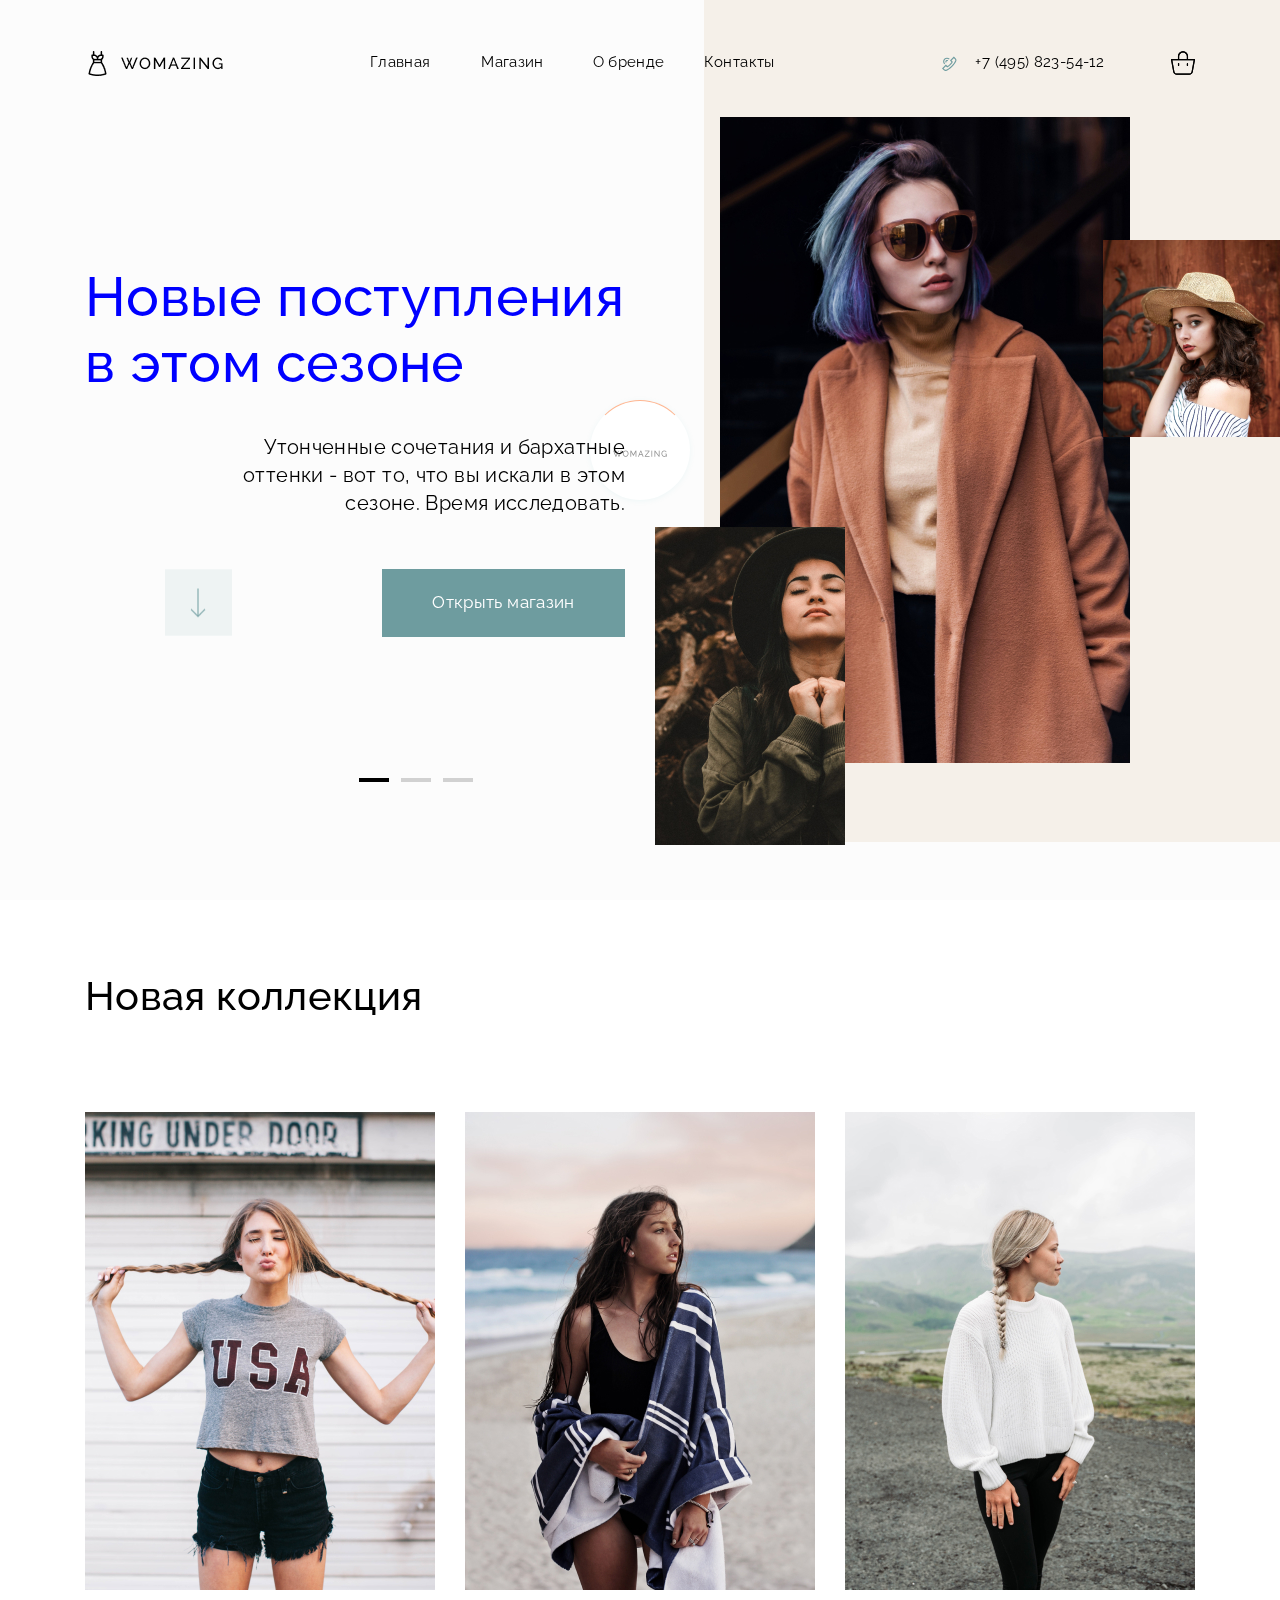
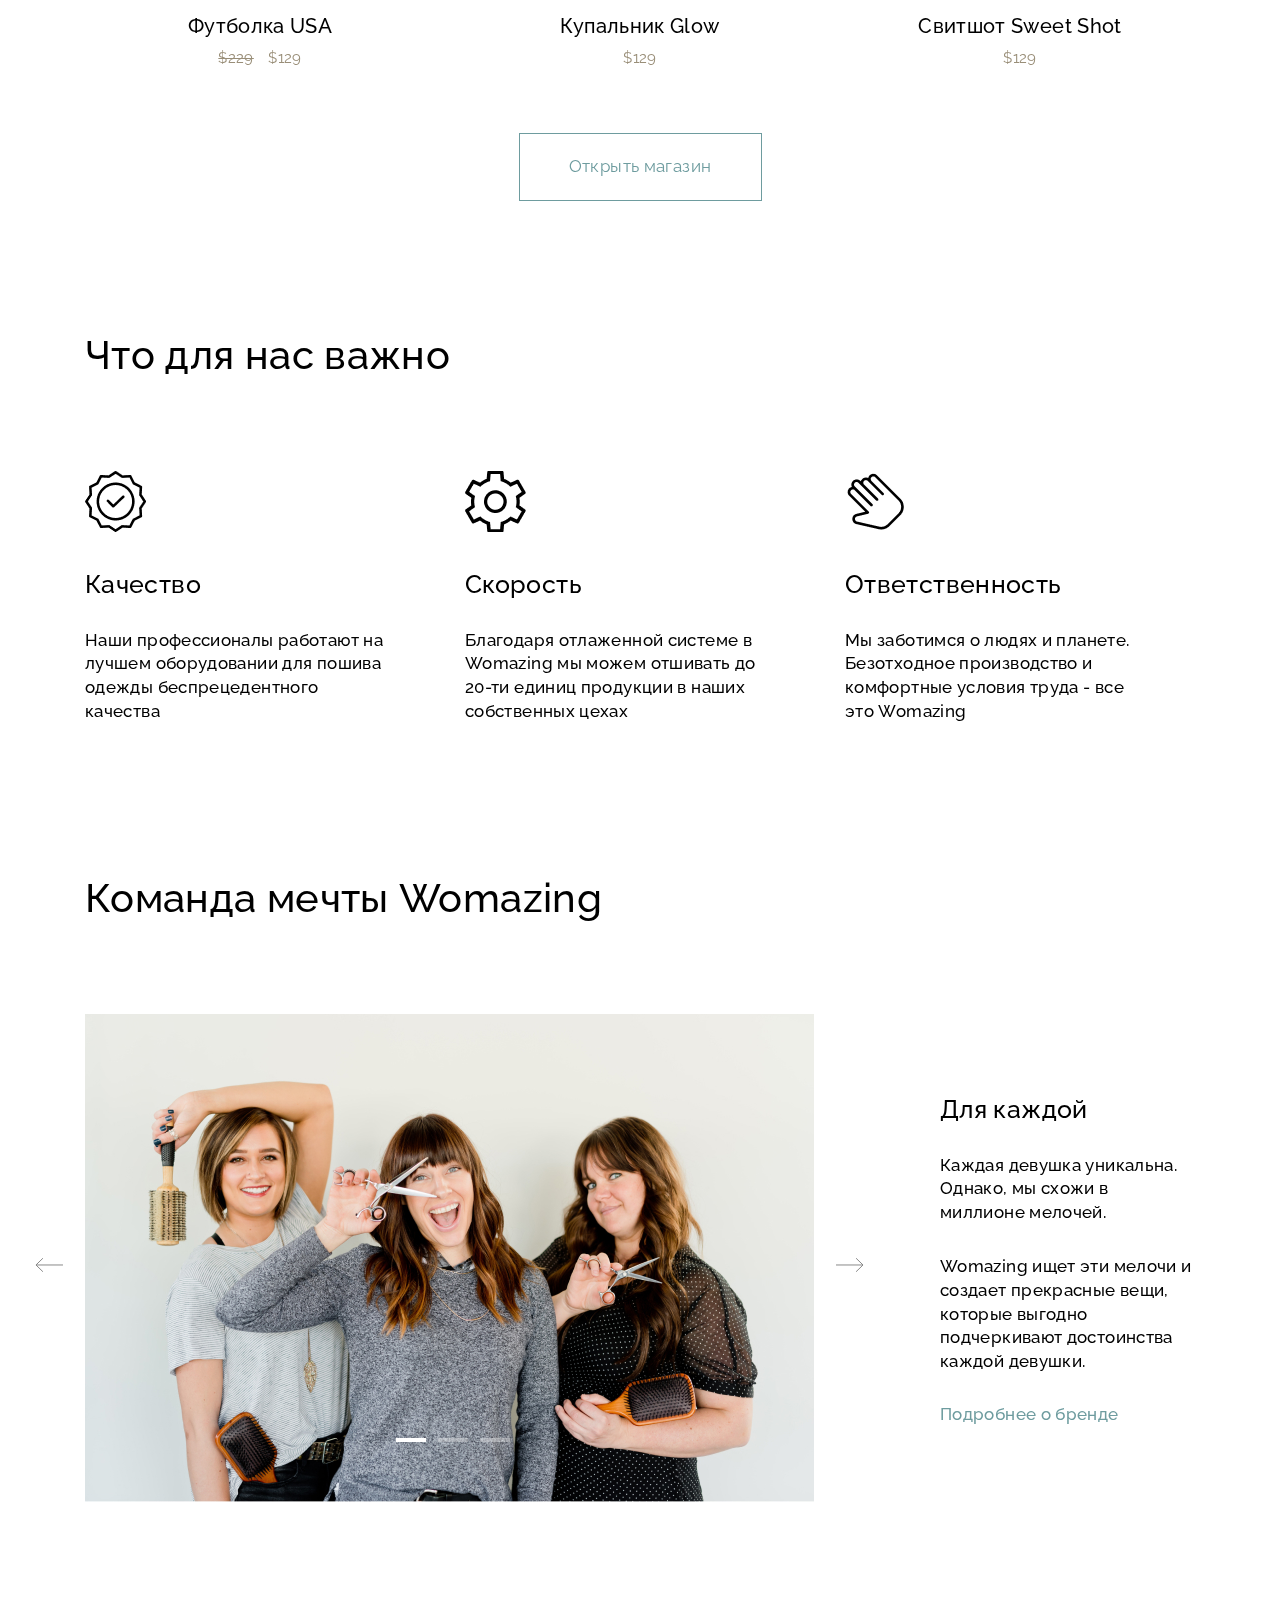
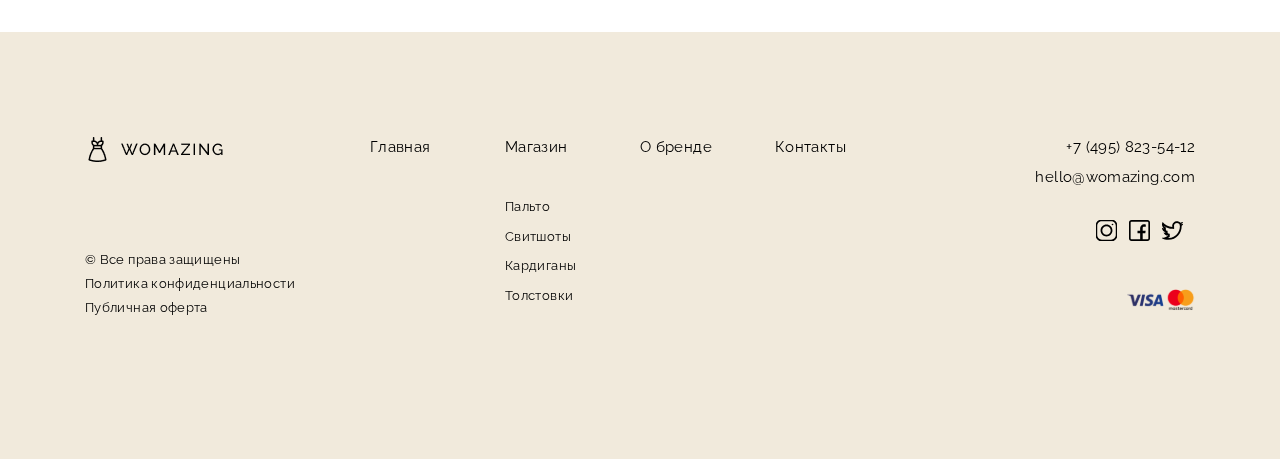
<file: index.html>
<!doctype html>
<html lang="ru">
<head>
	<meta charset="utf-8">
	<title>Womazing</title>
	<meta name="description" content="Womazing">
	<meta name="viewport" content="width=device-width, initial-scale=1">
	<link rel="shortcut icon" type="image/x-icon" href="assets/img/favicon.svg">
	<!-- CSS here -->
	<link rel="stylesheet" href="assets/css/bootstrap.min.css">
	<link rel="stylesheet" href="assets/css/bootstrap-grid.min.css">
	<link rel="stylesheet" href="assets/css/main.css">
</head>
<body>
	<!--? Preloader Start -->
	<div id="preloader-active">
		<div class="preloader d-flex align-items-center justify-content-center">
			<div class="preloader-inner position-relative">
				<div class="preloader-circle"></div>
				<div class="preloader-img pere-text">
					<img src="assets/img/Womazing.svg" alt="#">
				</div>
			</div>
		</div>
	</div>
	<!-- Preloader Start -->
	<!-- MODAL -->
	<div id="wrapper-modal">
		<div id="overlay"></div>
		<div id="modal-window">
			<div>
				<button id="btn-close">x</button>
			</div>
			<div class="window-content">
				<div class="booking-form">
					<div class="container">
						<div class="row justify-content-center">
							<div class="col-12">
								<div class="form-title text-center">
									<h3>Заказать обратный звонок</h3>
								</div> 
								<form action="mail.php" class="form-book js-form" method="get" id="overlayForm">
									<input type="text" class="form-book__input" placeholder="Имя" name="Name">
									<input type="text" class="form-book__input" placeholder="Email" name="Email">
									<input type="text" class="form-book__input" placeholder="Телефон" name="Phone">
									<button class="btn select-btn submit" id="btn-send" data-submit>Заказать звонок</button>
								</form>
							</div>
						</div>
					</div>
				</div>
			</div>
		</div>
		<div id="after-window">
			<div class="container">
				<div class="row ">
					<div class="col-12 justify-content-center">
						<div class="form-title text-center">
							<h3>Отлично! Мы скоро вам перезвоним.</h3>
						</div>
						<button class="btn close-btn d-flex mx-auto" id="btn-closes">Закрыть</button>
					</div>
				</div>
			</div>
		</div>
	</div>
	<header class="header">
		<div class="header-area header-transparent">
			<div class="main-header header-sticky">
				<div class="container">
					<div class="row">
						<!-- Mobile Menu -->
						<div class="col-3 col-sm-4 mr-auto d-lg-none">
							<nav class="menu-item head-menu"> 
								<ul id="navigation">
									<li><a href="index.html">Главная</a></li>
									<li><a href="shop.html">Магазин</a></li>
									<li><a href="about.html">О бренде</a></li>
									<li><a href="contact.html">Контакты</a></li>
								</ul>
								<button type="button" class="menu-close" id="closeMenu">x</button>
							</nav>
							<div class="mobile_menu d-flex d-lg-none">
								<div class="hamburger">
									<a href="#" aria-haspopup="true" role="button" tabindex="0" class="slicknav_btn slicknav_collapsed ml-auto"><img src="assets/img/Menu_Icon.png" alt="#"></a>
								</div>
							</div>
						</div>
						<!-- Logo -->
						<div class="col-6 col-sm-4 d-flex col-lg-3">
							<div class="logo">
								<a href="index.html"><img src="assets/img/logo.png" alt="#" class="slicknav_menu"></a>
							</div>
						</div>
						<!-- Main-menu -->
						<div class="col-5 d-none d-lg-block">
							<div class="menu-main">
								<nav> 
									<ul class="menu-item d-flex" id="navigation">
										<li><a href="index.html">Главная</a></li>
										<li><a href="shop.html">Магазин</a></li>
										<li><a href="about.html">О бренде</a></li>
										<li><a href="contact.html">Контакты</a></li>
									</ul>
								</nav>
							</div>
						</div>
						<!-- Header Right -->
						<div class="col-3 col-sm-4 header-right d-flex">
							<ul class="d-flex ml-auto">
								<li> <a href="#" class="header-img" data-parent="Кнопка в первом экране" data-toggle="modal" data-target="#myModal" id="btn-open"></a>
								</li>
								<li><a href="tel:+7 (495) 823-54-12" class="header-phone">+7 (495) 823-54-12</a>
								</li>
								<li><a href="cart.html" class="header-cart">
									<img src="assets/img/card.svg" alt="#"></a>
								</li>
							</ul>
						</div>
					</div>
				</div>
			</div>
		</div>
		<div class="container">
			<div class="row">
				<div class="col-11 col-sm-6">
					<div class="slider">
						<div class="slider-item">
							<h1 class="header-title">Новые поступления в этом сезоне</h1>
							<p class="header-text d-flex ml-auto" align="right">Утонченные сочетания и бархатные оттенки - вот то, что вы искали в этом сезоне. Время исследовать.</p>
							<div class="header-btns d-flex">
								<a href="#collection" class="before-btn" id="shop"></a>
								<a href="shop.html" class="header-btn btn ml-auto">Открыть магазин</a>
							</div>
						</div>
						<div class="slider-item">
							<h1 class="header-title">Что-то новенькое. Мы заждались</h1>
							<p class="header-text d-flex ml-auto" align="right">Надоело искать себя в сером городе? Настало время новых идей, свежих красок и вдохновения с Womazing!</p>
							<div class="header-btns d-flex">
								<a href="#collection" class="before-btn" id="shop"></a>
								<a href="shop.html" class="header-btn btn ml-auto">Открыть магазин</a>
							</div>
						</div>
						<div class="slider-item">
							<h1 class="header-title">Включай новый сезон с WOMAZING</h1>
							<p class="header-text d-flex ml-auto" align="right">Мы обновили ассортимент - легендарные коллекции и новинки от отечественных дизайнеров</p>
							<div class="header-btns d-flex">
								<a href="#collection" class="before-btn" id="shop"></a>
								<a href="shop.html" class="header-btn btn ml-auto">Открыть магазин</a>
							</div>
						</div>
					</div>
				</div>
				<div class="col-12 col-sm-6 header-photo">
					<div class="sliderFoto">
						<div class="sliderFoto-item">
							<img src="assets/img/foto-first.jpg" alt="#" class="photo-one d-flex mx-auto mx-lg-auto ml-xl-auto">
						</div>
						<div class="sliderFoto-item">
							<img src="assets/img/slide2.jpg" alt="#" class="photo-one d-flex mx-auto mx-lg-auto ml-xl-auto">
						</div>
						<div class="sliderFoto-item">
							<img src="assets/img/slide3.jpg" alt="#" class="photo-one d-flex mx-auto mx-lg-auto ml-xl-auto">
						</div>
					</div>
					<img src="assets/img/foto-second.jpg" alt="#" class="photo-two">
					<img src="assets/img/foto-third.jpg" alt="#" class="photo-three">
				</div>
			</div>
		</div>
	</header>
	<section class="collection" id="collection">
		<div class="container">
			<div class="row">
				<div class="col-12">
					<h2 class="section-title">Новая коллекция</h2>
				</div>
			</div>
			<div class="row d-flex collection-wrapper">
				<div class="col-6 col-sm-4 col-lg-4">
					<div class="single-item text-center">
						<div class="popular-img">
							<img src="assets/img/new1.jpg" alt="#">
							<div class="overlay"><a href="product_details.html"><img src="assets/img/arrow2.png" alt="#"></a></div>
						</div>
						<div class="popular-caption">
							<h3><a href="#" class="popular-title">Футболка USA</a></h3>
							<span class="old-price">$229</span>
							<span class="popular-price">$129</span>
						</div>
					</div>
				</div>
				<div class="col-6 col-sm-4 col-lg-4">
					<div class="single-item text-center">
						<div class="popular-img">
							<img src="assets/img/new2.jpg" alt="#">
							<div class="overlay"><a href="product_details.html"><img src="assets/img/arrow2.png" alt="#"></a></div>
						</div>
						<div class="popular-caption">
							<h3><a href="#" class="popular-title">Купальник Glow</a></h3>
							<span class="popular-price">$129</span>
						</div>
					</div>
				</div>
				<div class="col-3 d-sm-none"></div>
				<div class="col-6 col-sm-4 col-lg-4">
					<div class="single-item text-center">
						<div class="popular-img">
							<img src="assets/img/new3.jpg" alt="#">
							<div class="overlay"><a href="product_details.html"><img src="assets/img/arrow2.png" alt="#"></a></div>
						</div>
						<div class="popular-caption">
							<h3 ><a href="#" class="popular-title">Свитшот Sweet Shot</a></h3>
							<span class="popular-price">$129</span>
						</div>
					</div>
				</div>
			</div>
			<div class="row">
				<div class="col-12 d-flex">
					<a href="shop.html" class="section-btn btn">Открыть магазин</a>
				</div>
			</div>
		</div>
	</section>
	<section class="about-us">
		<div class="container">
			<div class="row">
				<div class="col-12">
					<h2 class="section-title">Что для нас важно</h2>
				</div>
			</div>
			<div class="row d-flex justify-content-md-between">
				<div class="col-6 col-sm-4">
					<div class="single-card">
						<div class="single-icon done"></div>
						<h3 class="single-title">Качество</h3>
						<p class="single-text">Наши профессионалы работают на лучшем оборудовании для пошива одежды беспрецедентного качества</p>
					</div>
				</div>
				<div class="col-6 col-sm-4">
					<div class="single-card">
						<div class="single-icon speed"></div>
						<h3 class="single-title">Скорость</h3>
						<p class="single-text">Благодаря отлаженной системе в Womazing мы можем отшивать до 20-ти единиц продукции в наших собственных цехах</p>
					</div>
				</div>
				<div class="col-3 d-sm-none"></div>
				<div class="col-6 col-sm-4">
					<div class="single-card">
						<div class="single-icon respons"></div>
						<h3 class="single-title">Ответственность</h3>
						<p class="single-text">Мы заботимся о людях и планете. Безотходное производство и комфортные условия труда - все это Womazing</p>
					</div>
				</div>
			</div>
		</div>
	</section>
	<section class="dream-team">
		<div class="container">
			<div class="row">
				<div class="col-12">
					<h2 class="section-title">Команда мечты Womazing</h2>
				</div>
			</div>
			<div class="row">
				<div class="col-12 col-md-9">
					<div class="dream-wrapper">
						<div class="sliderBig">
							<div class="sliderBig-item">
								<img src="assets/img/dream1.jpg" alt="#">
							</div>
							<div class="sliderBig-item">
								<img src="assets/img/fotoslide2.jpg" alt="#">
							</div>
							<div class="sliderBig-item">
								<img src="assets/img/fotoslide3.jpg" alt="#">
							</div>
						</div>
					</div>
				</div>
				<div class="col-12 col-md-3">
					<div class="dream-info">
						<h3 class="info-title">Для каждой</h3>
						<p class="info-text">Каждая девушка уникальна. Однако, мы схожи в миллионе мелочей.</p>
						<p class="info-text">Womazing ищет эти мелочи и создает прекрасные вещи, которые выгодно подчеркивают достоинства каждой девушки.</p>
						<a href="about.html" class="info-details">Подробнее о бренде</a>
					</div>
				</div>
			</div>
		</div>
	</section>
	<footer class="footer">
		<div class="container">
			<div class="row">
				<div class="col-12 d-block d-md-none">
					<div class="footer-menu">
						<nav>
							<ul class="menu-item d-flex" id="navigation">
								<li><a href="index.html">Главная</a></li>
								<li><a href="shop.html">Магазин</a>
									<ul class="submenu size">
										<li><a href="#">Пальто</a></li>
										<li><a href="#">Свитшоты</a></li>
										<li><a href="#">Кардиганы</a></li>
										<li><a href="#">Толстовки</a></li>
									</ul>
								</li>
								<li><a href="about.html">О бренде</a></li>
								<li><a href="#">Контакты</a></li>
							</ul>
						</nav>
					</div>
				</div>
				<div class="col-6 col-md-3 d-flex footer-logo">
					<div class="logo" style="margin-left: 0 !important;">
						<img src="assets/img/logo.png" alt="#">
					</div>
					<div class="reserved">
						<p>© Все права защищены</p>
						<a href="#"><p>Политика конфиденциальности</p></a>
						<a href="#"><p>Публичная оферта</p></a>
					</div>
				</div>
				<div class="col-6 d-none d-md-block">
					<div class="footer-menu">
						<nav>
							<ul class="menu-item d-flex" id="navigation">
								<li><a href="index.html">Главная</a></li>
								<li><a href="shop.html">Магазин</a>
									<ul class="submenu size">
										<li><a href="#">Пальто</a></li>
										<li><a href="#">Свитшоты</a></li>
										<li><a href="#">Кардиганы</a></li>
										<li><a href="#">Толстовки</a></li>
									</ul>
								</li>
								<li><a href="about.html">О бренде</a></li>
								<li><a href="contact.html">Контакты</a></li>
							</ul>
						</nav>
					</div>
				</div>
				<div class="col-6 col-md-3 d-flex ">
					<div class="footer-contact ml-auto">
						<a href="tel:+7 (495) 823-54-12" class="contact-phone" align="right">+7 (495) 823-54-12</a>
						<a href="mailto:hello@womazing.com" class="contact-mail" align="right">hello@womazing.com</a>
						<div class="social" ml-auto>
							<a href="#" class="insta"></a>
							<a href="#" class="facebook"></a>
							<a href="#" class="twiter"></a>
						</div>
						<div class="payment d-flex">
							<a href="#" class="ml-auto"><img src="assets/img/visa-mastercard1.svg" alt="#"></a>
						</div>
					</div>
				</div>
			</div>
		</div>
	</footer>
	<script src="assets/js/modernizr-3.5.0.min.js"></script>
	<script src="assets/js/jquery-1.12.4.min.js"></script>
	<script src="assets/js/slick.min.js"></script>
	<script src="assets/js/jquery.validate.min.js"></script>
	<script src="assets/js/main.js"></script>
</body>
</html>
</file>
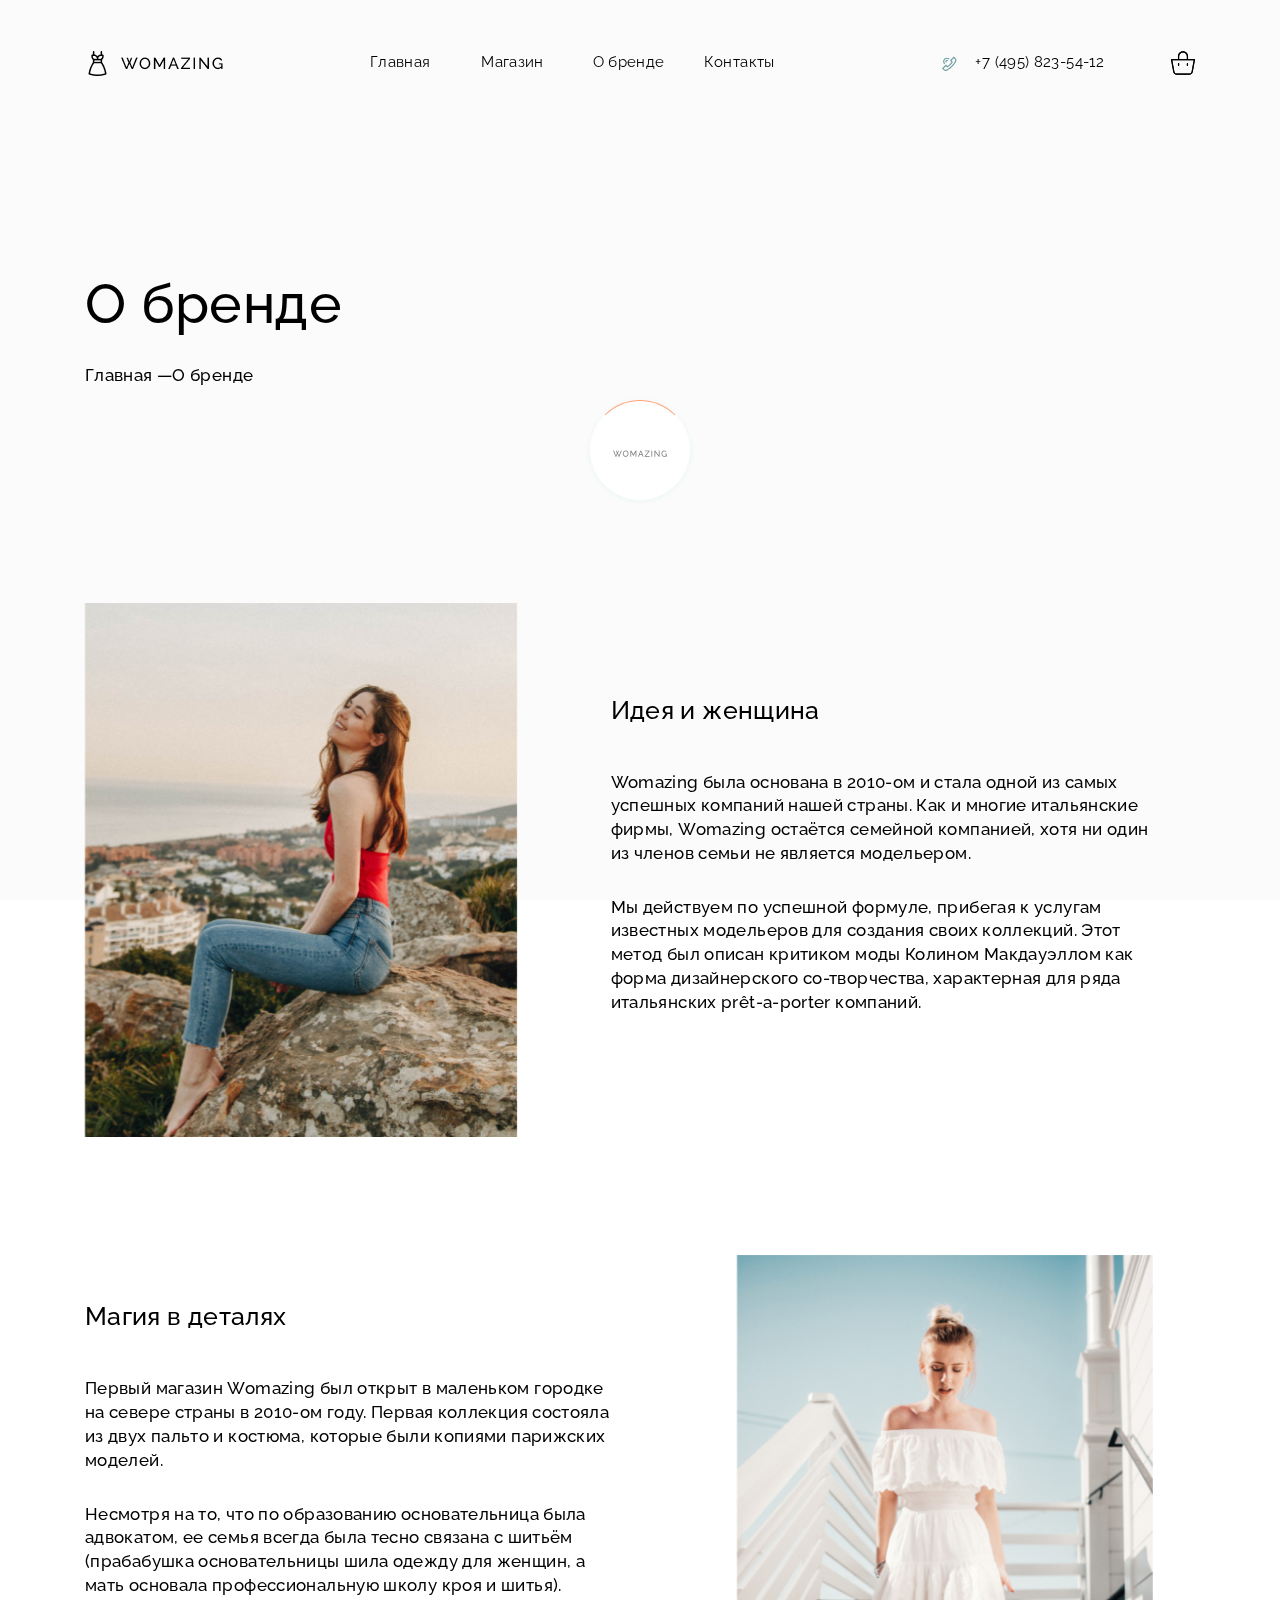
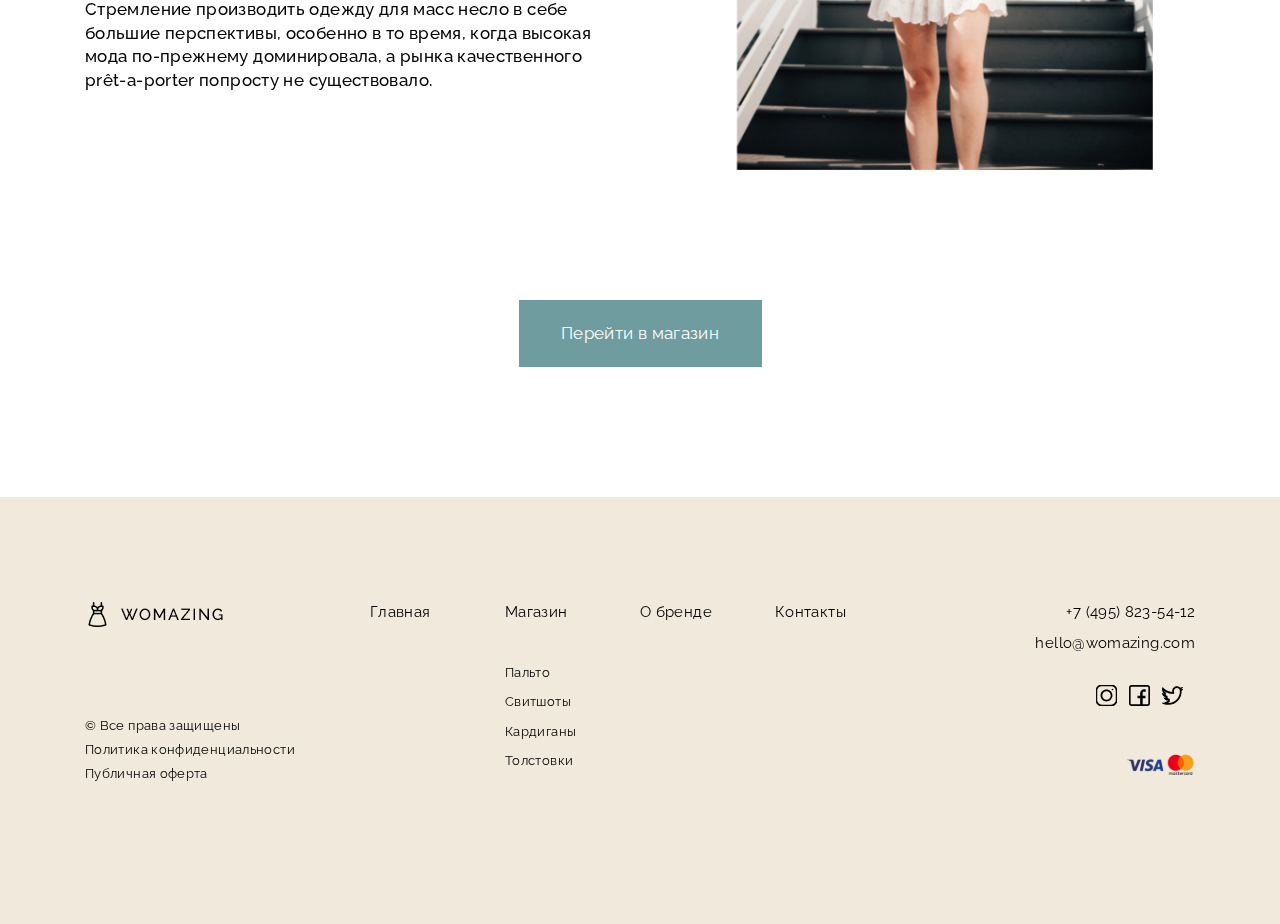
<file: about.html>
<!doctype html>
<html lang="ru">
<head>
	<meta charset="utf-8">
	<title>Womazing</title>
	<meta name="description" content="Womazing">
	<meta name="viewport" content="width=device-width, initial-scale=1">
	<link rel="shortcut icon" type="image/x-icon" href="assets/img/favicon.svg">
	<!-- CSS here -->
	<link rel="preconnect" href="https://fonts.gstatic.com">
	<link href="https://fonts.googleapis.com/css2?family=Raleway:wght@400;500;700&display=swap" rel="stylesheet">
	<link rel="stylesheet" href="assets/css/bootstrap.min.css">
	<link rel="stylesheet" href="assets/css/bootstrap-grid.min.css">
	<link rel="stylesheet" href="assets/css/main.css">
</head>
<body>
	<!--? Preloader Start -->
	<div id="preloader-active">
		<div class="preloader d-flex align-items-center justify-content-center">
			<div class="preloader-inner position-relative">
				<div class="preloader-circle"></div>
				<div class="preloader-img pere-text">
					<img src="assets/img/Womazing.svg" alt="#">
				</div>
			</div>
		</div>
	</div>
	<!-- Preloader Start -->
	<!-- MODAL -->
	<div id="wrapper-modal">
		<div id="overlay"></div>
		<div id="modal-window">
			<div>
				<button id="btn-close">x</button>
			</div>
			<div class="window-content">
				<div class="booking-form">
					<div class="container">
						<div class="row justify-content-center">
							<div class="col-12">
								<div class="form-title text-center">
									<h3>Заказать обратный звонок</h3>
								</div> 
								<form action="mail.php" class="form-book js-form" method="get" id="overlayForm">
									<input type="text" class="form-book__input" placeholder="Name" name="Name">
									<input type="text" class="form-book__input" placeholder="Email" name="Email">
									<input type="text" class="form-book__input" placeholder="Phone" name="Phone">
									<button class="btn select-btn submit" id="btn-send" data-submit>Заказать звонок</button>
								</form>
							</div>
						</div>
					</div>
				</div>
			</div>
		</div>
	</div>
	<div id="after-modal">
		<div id="overlay"></div>
		<div id="after-window">
			<div class="container">
				<div class="row ">
					<div class="col-12 justify-content-center">
						<div class="form-title text-center">
							<h3>Отлично! Мы скоро вам перезвоним.</h3>
						</div>
						<button class="btn close-btn d-flex mx-auto">Закрыть</button>
					</div>
				</div>
			</div>
		</div>
	</div>
	<header class="header" style="background: none">
		<div class="header-area header-transparent">
			<div class="main-header header-sticky">
				<div class="container">
					<div class="row">
						<!-- Mobile Menu -->
						<div class="col-3 col-sm-4 mr-auto d-lg-none">
							<nav class="menu-item head-menu"> 
								<ul id="navigation">
									<li><a href="index.html">Главная</a></li>
									<li><a href="shop.html">Магазин</a></li>
									<li><a href="about.html">О бренде</a></li>
									<li><a href="contact.html">Контакты</a></li>
								</ul>
								<button type="button" class="menu-close" id="closeMenu">x</button>
							</nav>
							<div class="mobile_menu d-flex d-lg-none">
								<div class="hamburger">
									<a href="#" aria-haspopup="true" role="button" tabindex="0" class="slicknav_btn slicknav_collapsed ml-auto"><img src="assets/img/Menu_Icon.png" alt="#"></a>
								</div>
							</div>
						</div>
						<!-- Logo -->
						<div class="col-6 col-sm-4 d-flex col-lg-3">
							<div class="logo">
								<a href="index.html"><img src="assets/img/logo.png" alt="#" class="slicknav_menu"></a>
							</div>
						</div>
						<!-- Main-menu -->
						<div class="col-5 d-none d-lg-block">
							<div class="menu-main">
								<nav> 
									<ul class="menu-item d-flex" id="navigation">
										<li><a href="index.html">Главная</a></li>
										<li><a href="shop.html">Магазин</a></li>
										<li><a href="about.html">О бренде</a></li>
										<li><a href="contact.html">Контакты</a></li>
									</ul>
								</nav>
							</div>
						</div>
						<!-- Header Right -->
						<div class="col-3 col-sm-4 header-right d-flex">
							<ul class="d-flex ml-auto">
								<li> <a href="#" class="header-img" data-parent="Кнопка в первом экране" data-toggle="modal" data-target="#myModal" id="btn-open"></a>
								</li>
								<li><a href="tel:+7 (495) 823-54-12" class="header-phone">+7 (495) 823-54-12</a>
								</li>
								<li><a href="cart.html" class="header-cart">
									<img src="assets/img/card.svg" alt="#"></a>
								</li>
							</ul>
						</div>
					</div>
				</div>
			</div>
		</div>
	</header>
	<main>
		<div class="section-area ">
         <div class="container">
            <div class="row">
               <div class="col-xl-12 d-flex">
                  <div class="hero-cap">
                     <h2>О бренде</h2>
                     <div class="hero-link d-flex">
	                     <a href="index.html">Главная <span>—</span></a>
	                     <a href="shop.html">О бренде</a>
	                  </div>
                  </div>
               </div>
            </div>
         </div>
     </div>
     <section class="about">
     	<div class="container">
     		<div class="row">
     			<div class="about-woman">
     				<div class="col-sm-5 col-12">
     					<img src="assets/img/about1.jpg" alt="#" class="about-img">
     				</div>
     				<div class="col-sm-7 col-12 product">
     					<div class="about-description">
     						<h3 class="about-title">Идея и женщина</h3>
     						<p class="about-text">Womazing была основана в 2010-ом и стала одной из самых успешных компаний нашей страны. Как и многие итальянские фирмы, Womazing остаётся семейной компанией, хотя ни один из членов семьи не является модельером.</p>
     						<p class="about-text">Мы действуем по успешной формуле, прибегая к услугам известных модельеров для создания своих коллекций. Этот метод был описан критиком моды Колином Макдауэллом как форма дизайнерского со-творчества, характерная для ряда итальянских prêt-a-porter компаний. </p>
     					</div>
     				</div>
     			</div>
     		</div>
     		<div class="row">
     			<div class="about-magic">
     				<div class="col-sm-7 col-12 product">
     					<div class="about-description right">
     						<h3 class="about-title">Магия в деталях</h3>
     						<p class="about-text">Первый магазин Womazing был открыт в маленьком городке на севере страны в 2010-ом году. Первая коллекция состояла из двух пальто и костюма, которые были копиями парижских моделей.</p>
     						<p class="about-text">Несмотря на то, что по образованию основательница была адвокатом, ее семья всегда была тесно связана с шитьём (прабабушка основательницы шила одежду для женщин, а мать основала профессиональную школу кроя и шитья). Стремление производить одежду для масс несло в себе большие перспективы, особенно в то время, когда высокая мода по-прежнему доминировала, а рынка качественного prêt-a-porter попросту не существовало. </p>
     					</div>
     				</div>
     				<div class="col-12 col-sm-5 d-flex">
     					<img src="assets/img/about2.jpg" class="magic-img" alt="#">
     				</div>
     			</div>
     		</div>
     		<div class="row">
     			<div class="col-12 d-flex ">
     				<a href="shop.html" class="about-btn btn mx-auto">Перейти в магазин</a>
     			</div>
     		</div>
     	</div>
     </section>
	</main>
	<footer class="footer">
		<div class="container">
			<div class="row">
				<div class="col-12 d-block d-md-none">
					<div class="footer-menu">
						<nav>
							<ul class="menu-item d-flex" id="navigation">
								<li><a href="index.html">Главная</a></li>
								<li><a href="shop.html">Магазин</a>
									<ul class="submenu size">
										<li><a href="#">Пальто</a></li>
										<li><a href="#">Свитшоты</a></li>
										<li><a href="#">Кардиганы</a></li>
										<li><a href="#">Толстовки</a></li>
									</ul>
								</li>
								<li><a href="about.html">О бренде</a></li>
								<li><a href="#">Контакты</a></li>
							</ul>
						</nav>
					</div>
				</div>
				<div class="col-6 col-md-3 d-flex footer-logo">
					<div class="logo" style="margin-left: 0 !important;">
						<img src="assets/img/logo.png" alt="#">
					</div>
					<div class="reserved">
						<p>© Все права защищены</p>
						<a href="#"><p>Политика конфиденциальности</p></a>
						<a href="#"><p>Публичная оферта</p></a>
					</div>
				</div>
				<div class="col-6 d-none d-md-block">
					<div class="footer-menu">
						<nav>
							<ul class="menu-item d-flex" id="navigation">
								<li><a href="index.html">Главная</a></li>
								<li><a href="shop.html">Магазин</a>
									<ul class="submenu size">
										<li><a href="#">Пальто</a></li>
										<li><a href="#">Свитшоты</a></li>
										<li><a href="#">Кардиганы</a></li>
										<li><a href="#">Толстовки</a></li>
									</ul>
								</li>
								<li><a href="about.html">О бренде</a></li>
								<li><a href="contact.html">Контакты</a></li>
							</ul>
						</nav>
					</div>
				</div>
				<div class="col-6 col-md-3 d-flex ">
					<div class="footer-contact ml-auto">
						<a href="tel:+7 (495) 823-54-12" class="contact-phone" align="right">+7 (495) 823-54-12</a>
						<a href="mailto:hello@womazing.com" class="contact-mail" align="right">hello@womazing.com</a>
						<div class="social" ml-auto>
							<a href="#" class="insta"></a>
							<a href="#" class="facebook"></a>
							<a href="#" class="twiter"></a>
						</div>
						<div class="payment d-flex">
							<a href="#" class="ml-auto"><img src="assets/img/visa-mastercard1.svg" alt="#"></a>
						</div>
					</div>
				</div>
			</div>
		</div>
	</footer>
	<script src="assets/js/modernizr-3.5.0.min.js"></script>
	<script src="assets/js/jquery-1.12.4.min.js"></script>
	<script src="assets/js/slick.min.js"></script>
	<script src="assets/js/jquery.validate.min.js"></script>
	<script src="assets/js/main.js"></script>
</body>
</html>
</file>
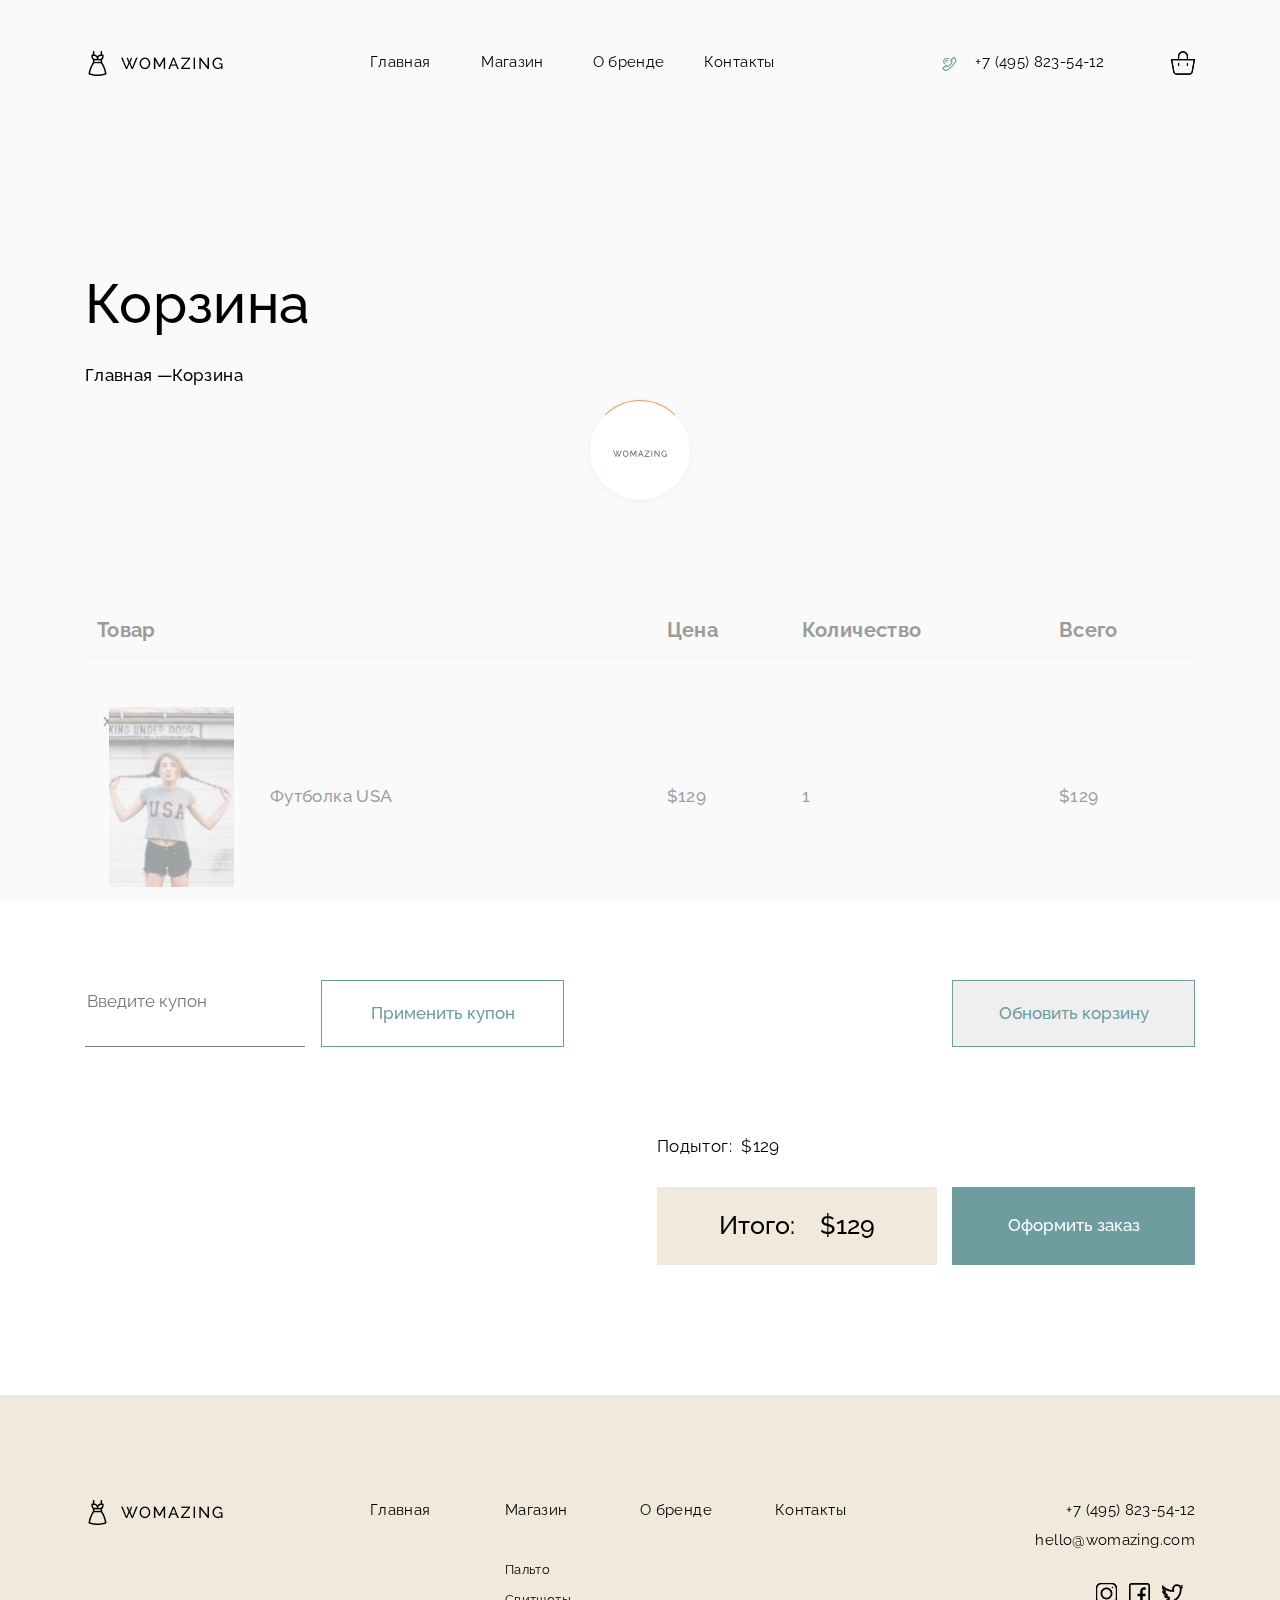
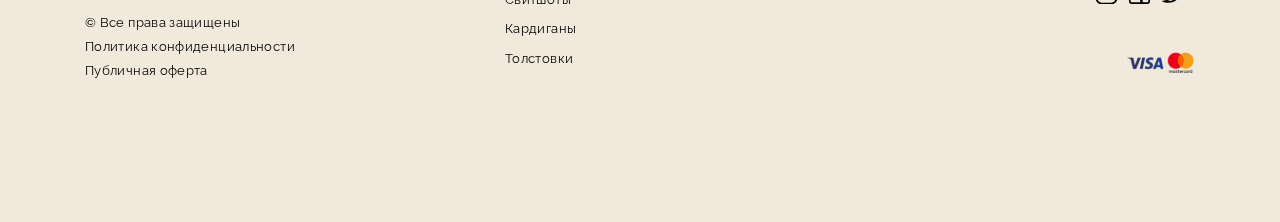
<file: cart.html>
<!doctype html>
<html lang="ru">
<head>
	<meta charset="utf-8">
	<title>Womazing</title>
	<meta name="description" content="Womazing">
	<meta name="viewport" content="width=device-width, initial-scale=1">
	<link rel="shortcut icon" type="image/x-icon" href="assets/img/favicon.svg">
	<!-- CSS here -->
	<link rel="preconnect" href="https://fonts.gstatic.com">
	<link href="https://fonts.googleapis.com/css2?family=Raleway:wght@400;500;700&display=swap" rel="stylesheet">
	<link rel="stylesheet" href="assets/css/bootstrap.min.css">
	<link rel="stylesheet" href="assets/css/bootstrap-grid.min.css">
	<link rel="stylesheet" href="assets/css/main.css">
</head>
<body>
	<!--? Preloader Start -->
	<div id="preloader-active">
		<div class="preloader d-flex align-items-center justify-content-center">
			<div class="preloader-inner position-relative">
				<div class="preloader-circle"></div>
				<div class="preloader-img pere-text">
					<img src="assets/img/Womazing.svg" alt="#">
				</div>
			</div>
		</div>
	</div>
	<!-- Preloader Start -->
	<!-- MODAL -->
	<div id="wrapper-modal">
		<div id="overlay"></div>
		<div id="modal-window">
			<div>
				<button id="btn-close">x</button>
			</div>
			<div class="window-content">
				<div class="booking-form">
					<div class="container">
						<div class="row justify-content-center">
							<div class="col-12">
								<div class="form-title text-center">
									<h3>Заказать обратный звонок</h3>
								</div> 
								<form action="mail.php" class="form-book js-form" method="get" id="overlayForm">
									<input type="text" class="form-book__input" placeholder="Name" name="Name">
									<input type="text" class="form-book__input" placeholder="Email" name="Email">
									<input type="text" class="form-book__input" placeholder="Phone" name="Phone">
									<button class="btn select-btn submit" id="btn-send" data-submit>Заказать звонок</button>
								</form>
							</div>
						</div>
					</div>
				</div>
			</div>
		</div>
	</div>
	<div id="after-modal">
		<div id="overlay"></div>
		<div id="after-window">
			<div class="container">
				<div class="row ">
					<div class="col-12 justify-content-center">
						<div class="form-title text-center">
							<h3>Отлично! Мы скоро вам перезвоним.</h3>
						</div>
						<button class="btn close-btn d-flex mx-auto">Закрыть</button>
					</div>
				</div>
			</div>
		</div>
	</div>
	<header class="header" style="background: none">
		<div class="header-area header-transparent">
			<div class="main-header header-sticky">
				<div class="container">
					<div class="row">
						<!-- Mobile Menu -->
						<div class="col-3 col-sm-4 mr-auto d-lg-none">
							<nav class="menu-item head-menu"> 
								<ul id="navigation">
									<li><a href="index.html">Главная</a></li>
									<li><a href="shop.html">Магазин</a></li>
									<li><a href="about.html">О бренде</a></li>
									<li><a href="contact.html">Контакты</a></li>
								</ul>
								<button type="button" class="menu-close" id="closeMenu">x</button>
							</nav>
							<div class="mobile_menu d-flex d-lg-none">
								<div class="hamburger">
									<a href="#" aria-haspopup="true" role="button" tabindex="0" class="slicknav_btn slicknav_collapsed ml-auto"><img src="assets/img/Menu_Icon.png" alt="#"></a>
								</div>
							</div>
						</div>
						<!-- Logo -->
						<div class="col-6 col-sm-4 d-flex col-lg-3">
							<div class="logo">
								<a href="index.html"><img src="assets/img/logo.png" alt="#" class="slicknav_menu"></a>
							</div>
						</div>
						<!-- Main-menu -->
						<div class="col-5 d-none d-lg-block">
							<div class="menu-main">
								<nav> 
									<ul class="menu-item d-flex" id="navigation">
										<li><a href="index.html">Главная</a></li>
										<li><a href="shop.html">Магазин</a></li>
										<li><a href="about.html">О бренде</a></li>
										<li><a href="contact.html">Контакты</a></li>
									</ul>
								</nav>
							</div>
						</div>
						<!-- Header Right -->
						<div class="col-3 col-sm-4 header-right d-flex">
							<ul class="d-flex ml-auto">
								<li> <a href="#" class="header-img" data-parent="Кнопка в первом экране" data-toggle="modal" data-target="#myModal" id="btn-open"></a>
								</li>
								<li><a href="tel:+7 (495) 823-54-12" class="header-phone">+7 (495) 823-54-12</a>
								</li>
								<li><a href="cart.html" class="header-cart">
									<img src="assets/img/card.svg" alt="#"></a>
								</li>
							</ul>
						</div>
					</div>
				</div>
			</div>
		</div>
	</header>
	<main>
		<div class="section-area ">
         <div class="container">
            <div class="row">
               <div class="col-xl-12 d-flex">
                  <div class="hero-cap">
                     <h2>Корзина</h2>
                     <div class="hero-link d-flex">
	                     <a href="index.html">Главная <span>—</span></a>
	                     <a href="shop.html">Корзина</a>
	                  </div>
                  </div>
               </div>
            </div>
         </div>
     </div>
		<section class="cart_area">
			<div class="container">
				<div class="cart_inner d-none d-sm-block">
					<table class="table">
						<tr class="table-top">
							<th scope="col">Товар</th>
							<th scope="col">Цена</th>
							<th scope="col">Количество</th>
							<th scope="col">Всего</th>
						</tr>
						<tr class="table-bot">
							<td>
								<div class="cart-product d-md-flex">
									<button class="btn-close">x</button>
									<img src="assets/img/product.jpg" alt="#">
									<p class="product-name">Футболка USA</p>
								</div>
							</td>
							<td>$129</td>
							<td><span>1</span></td>
							<td>$129</td>
						</tr>
					</table>
				</div>
				<div class="cart_inner mobil d-sm-none ">
					<table class="table-mobil">
						<tr class="table-item">
							<td>
								<div class="cart-product d-flex">
									<img src="assets/img/product.jpg" alt="#">
									<div class="product-details">
										<p class="product-name d-flex">Футболка USA<button class="btn-close">x</button></p>

										<div class="product-price d-flex">
											<p class="price-prod">
											Цена : </br> $129
											</p>
											<p class="price-total">Всего : </br>$129</p>
										</div>
										<p class="product-quant d-flex">Количество : <span>1</span></p>
									</div>
								</div>
							</td>
						</tr>
					</table>
				</div>
				<div class="row">
					<div class="col-lg-6 col-md-7 col-12 d-sm-flex">
						<input type="text" placeholder="Введите купон" class="cart-input">
						<button class="cupon-btn btn">Применить купон</button>
					</div>
					<div class="col-lg-6 col-md-5 col-12 d-flex">
						<button class="update-btn btn ml-sm-auto">Обновить корзину</button>
					</div>
					<div class="col-12">
						<div class="total">
							<p class="total-text">Подытог: <span>$129</span> </p>
							<div class="total-btns d-sm-flex">
								<button class="total-price btn">Итого: <span>$129</span></button>
								<button class="total-order btn">Оформить заказ</button>
							</div>
						</div>
					</div>
				</div>
			</div>
		</section>
	</main>
	<footer class="footer">
		<div class="container">
			<div class="row">
				<div class="col-12 d-block d-md-none">
					<div class="footer-menu">
						<nav>
							<ul class="menu-item d-flex" id="navigation">
								<li><a href="index.html">Главная</a></li>
								<li><a href="shop.html">Магазин</a>
									<ul class="submenu size">
										<li><a href="#">Пальто</a></li>
										<li><a href="#">Свитшоты</a></li>
										<li><a href="#">Кардиганы</a></li>
										<li><a href="#">Толстовки</a></li>
									</ul>
								</li>
								<li><a href="about.html">О бренде</a></li>
								<li><a href="contact.html">Контакты</a></li>
							</ul>
						</nav>
					</div>
				</div>
				<div class="col-6 col-md-3 d-flex footer-logo">
					<div class="logo" style="margin-left: 0 !important;">
						<img src="assets/img/logo.png" alt="#">
					</div>
					<div class="reserved">
						<p>© Все права защищены</p>
						<a href="#"><p>Политика конфиденциальности</p></a>
						<a href="#"><p>Публичная оферта</p></a>
					</div>
				</div>
				<div class="col-6 d-none d-md-block">
					<div class="footer-menu">
						<nav>
							<ul class="menu-item d-flex" id="navigation">
								<li><a href="index.html">Главная</a></li>
								<li><a href="shop.html">Магазин</a>
									<ul class="submenu size">
										<li><a href="#">Пальто</a></li>
										<li><a href="#">Свитшоты</a></li>
										<li><a href="#">Кардиганы</a></li>
										<li><a href="#">Толстовки</a></li>
									</ul>
								</li>
								<li><a href="about.html">О бренде</a></li>
								<li><a href="contact.html">Контакты</a></li>
							</ul>
						</nav>
					</div>
				</div>
				<div class="col-6 col-md-3 d-flex ">
					<div class="footer-contact ml-auto">
						<a href="tel:+7 (495) 823-54-12" class="contact-phone" align="right">+7 (495) 823-54-12</a>
						<a href="mailto:hello@womazing.com" class="contact-mail" align="right">hello@womazing.com</a>
						<div class="social" ml-auto>
							<a href="#" class="insta"></a>
							<a href="#" class="facebook"></a>
							<a href="#" class="twiter"></a>
						</div>
						<div class="payment d-flex">
							<a href="#" class="ml-auto"><img src="assets/img/visa-mastercard1.svg" alt="#"></a>
						</div>
					</div>
				</div>
			</div>
		</div>
	</footer>
	<script src="assets/js/modernizr-3.5.0.min.js"></script>
	<script src="assets/js/jquery-1.12.4.min.js"></script>
	<script src="assets/js/slick.min.js"></script>
	<script src="assets/js/jquery.validate.min.js"></script>
	<script src="assets/js/main.js"></script>
</body>
</html>
</file>
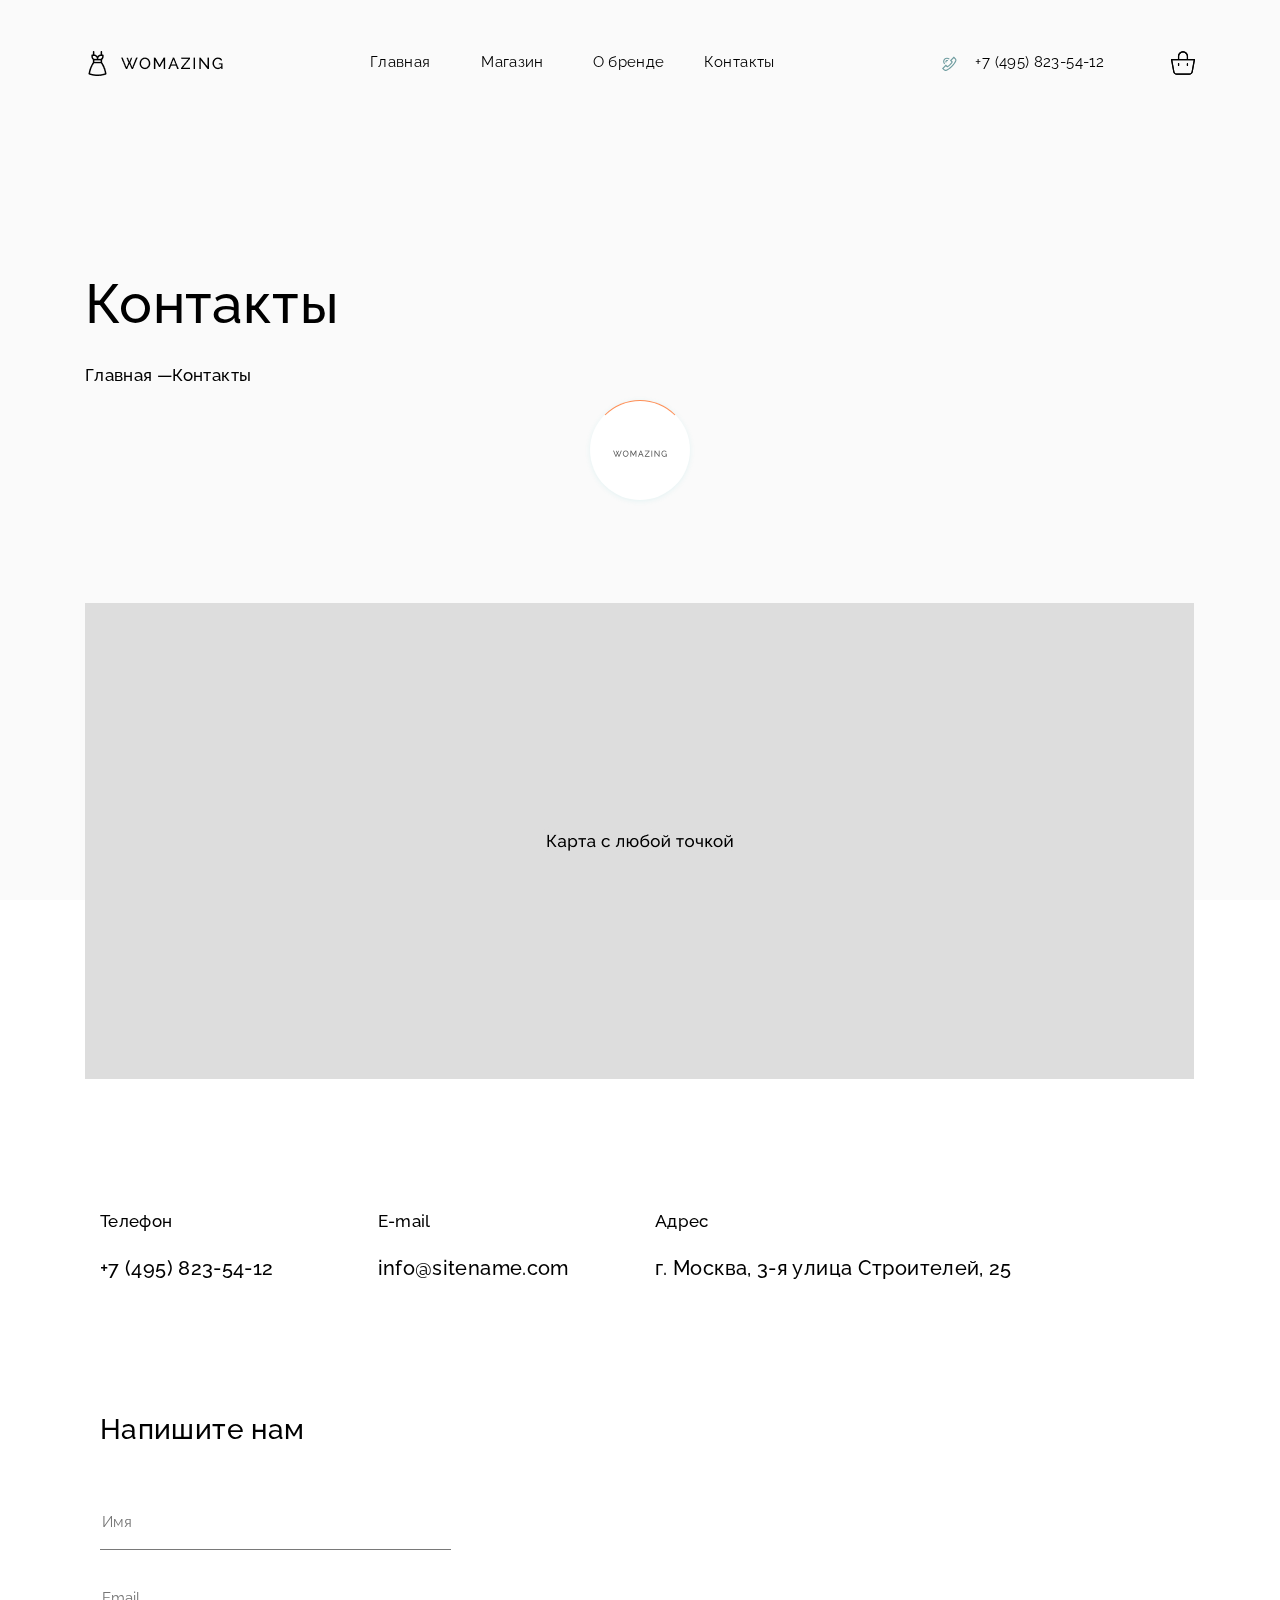
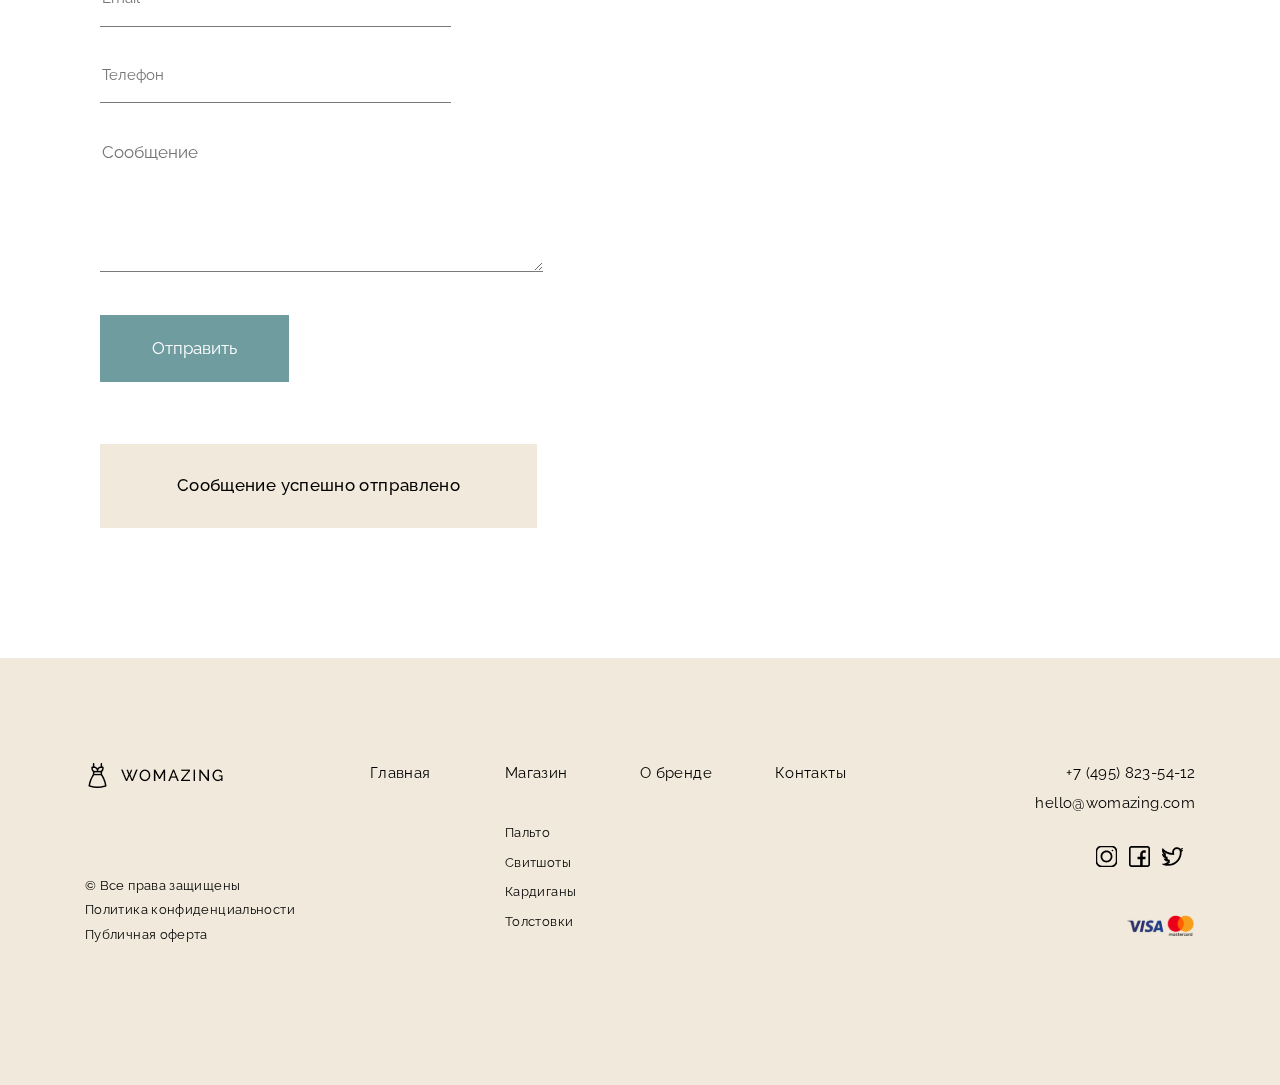
<file: contact.html>
<!doctype html>
<html lang="ru">
<head>
	<meta charset="utf-8">
	<title>Womazing</title>
	<meta name="description" content="Womazing">
	<meta name="viewport" content="width=device-width, initial-scale=1">
	<link rel="shortcut icon" type="image/x-icon" href="assets/img/favicon.svg">
	<!-- CSS here -->
	<link rel="preconnect" href="https://fonts.gstatic.com">
	<link href="https://fonts.googleapis.com/css2?family=Raleway:wght@400;500;700&display=swap" rel="stylesheet">
	<link rel="stylesheet" href="assets/css/bootstrap.min.css">
	<link rel="stylesheet" href="assets/css/bootstrap-grid.min.css">
	<link rel="stylesheet" href="assets/css/main.css">
</head>
<body>
	<!--? Preloader Start -->
	<div id="preloader-active">
		<div class="preloader d-flex align-items-center justify-content-center">
			<div class="preloader-inner position-relative">
				<div class="preloader-circle"></div>
				<div class="preloader-img pere-text">
					<img src="assets/img/Womazing.svg" alt="#">
				</div>
			</div>
		</div>
	</div>
	<!-- Preloader Start -->
	<!-- MODAL -->
	<div id="wrapper-modal">
		<div id="overlay"></div>
		<div id="modal-window">
			<div>
				<button id="btn-close">x</button>
			</div>
			<div class="window-content">
				<div class="booking-form">
					<div class="container">
						<div class="row justify-content-center">
							<div class="col-12">
								<div class="form-title text-center">
									<h3>Заказать обратный звонок</h3>
								</div> 
								<form action="mail.php" class="form-book js-form" method="get" id="overlayForm">
									<input type="text" class="form-book__input" placeholder="Name" name="Name">
									<input type="text" class="form-book__input" placeholder="Email" name="Email">
									<input type="text" class="form-book__input" placeholder="Phone" name="Phone">
									<button class="btn select-btn submit" id="btn-send" data-submit>Заказать звонок</button>
								</form>
							</div>
						</div>
					</div>
				</div>
			</div>
		</div>
	</div>
	<div id="after-modal">
		<div id="overlay"></div>
		<div id="after-window">
			<div class="container">
				<div class="row ">
					<div class="col-12 justify-content-center">
						<div class="form-title text-center">
							<h3>Отлично! Мы скоро вам перезвоним.</h3>
						</div>
						<button class="btn close-btn d-flex mx-auto">Закрыть</button>
					</div>
				</div>
			</div>
		</div>
	</div>
	<header class="header" style="background: none">
		<div class="header-area header-transparent">
			<div class="main-header header-sticky">
				<div class="container">
					<div class="row">
						<!-- Mobile Menu -->
						<div class="col-3 col-sm-4 mr-auto d-lg-none">
							<nav class="menu-item head-menu"> 
								<ul id="navigation">
									<li><a href="index.html">Главная</a></li>
									<li><a href="shop.html">Магазин</a></li>
									<li><a href="about.html">О бренде</a></li>
									<li><a href="contact.html">Контакты</a></li>
								</ul>
								<button type="button" class="menu-close" id="closeMenu">x</button>
							</nav>
							<div class="mobile_menu d-flex d-lg-none">
								<div class="hamburger">
									<a href="#" aria-haspopup="true" role="button" tabindex="0" class="slicknav_btn slicknav_collapsed ml-auto"><img src="assets/img/Menu_Icon.png" alt="#"></a>
								</div>
							</div>
						</div>
						<!-- Logo -->
						<div class="col-6 col-sm-4 d-flex col-lg-3">
							<div class="logo">
								<a href="index.html"><img src="assets/img/logo.png" alt="#" class="slicknav_menu"></a>
							</div>
						</div>
						<!-- Main-menu -->
						<div class="col-5 d-none d-lg-block">
							<div class="menu-main">
								<nav> 
									<ul class="menu-item d-flex" id="navigation">
										<li><a href="index.html">Главная</a></li>
										<li><a href="shop.html">Магазин</a></li>
										<li><a href="about.html">О бренде</a></li>
										<li><a href="contact.html">Контакты</a></li>
									</ul>
								</nav>
							</div>
						</div>
						<!-- Header Right -->
						<div class="col-3 col-sm-4 header-right d-flex">
							<ul class="d-flex ml-auto">
								<li> <a href="#" class="header-img" data-parent="Кнопка в первом экране" data-toggle="modal" data-target="#myModal" id="btn-open"></a>
								</li>
								<li><a href="tel:+7 (495) 823-54-12" class="header-phone">+7 (495) 823-54-12</a>
								</li>
								<li><a href="cart.html" class="header-cart">
									<img src="assets/img/card.svg" alt="#"></a>
								</li>
							</ul>
						</div>
					</div>
				</div>
			</div>
		</div>
	</header>
	<main>
		<div class="section-area ">
         <div class="container">
            <div class="row">
               <div class="col-xl-12 d-flex">
                  <div class="hero-cap">
                     <h2>Контакты</h2>
                     <div class="hero-link d-flex">
	                     <a href="index.html">Главная <span>—</span></a>
	                     <a href="shop.html">Контакты</a>
	                  </div>
                  </div>
               </div>
            </div>
         </div>
     </div>
     	<div class="map-area">
     		<div class="container">
     			<div class="row">
     				<div class="col-12 ">
     					<div class="map-link">
     						<img src="assets/img/map.jpg" alt="#">
     					</div>
     				</div>
     			</div>
     		</div>
     	</div>
     	<div class="row">
     		<div class="container">
     			<div class="map-adress d-flex">
			     		<div class="col-lg-3 col-md-4 col-6">
			     			<div class="phone-number">
			     				<span>Телефон</span>
			     				<a href="tel:+7 (495) 823-54-12" class="phone">+7 (495) 823-54-12</a>
			     			</div>
			     		</div>
			     		<div class="col-lg-3 col-md-4 col-6">
			     			<div class="mail-adress">
			     				<span>E-mail</span>
			     				<a href="mailto:info@sitename.com" class="mail">info@sitename.com</a>
			     			</div>
			     		</div>
			     		<div class="col-lg-6 col-md-4 col-12">
			     			<div class="adress">
			     				<span>Адрес</span>
			     				<a>г. Москва, 3-я улица Строителей, 25</a>
			     			</div>
			     		</div>
			     	</div>
     		</div>
     	</div>
     	<div class="row">
  			<div class="container">
				<div class="send-form">
					<div class="col-12">
						<div class="send-title">
							<h3>Напишите нам</h3>
						</div> 
						<form action="mail.php" class="send-book js-form" method="get" id="sendForm">
							<input type="text" class="form-book__input" placeholder="Имя" name="Name">
							<input type="text" class="form-book__input" placeholder="Email" name="Email">
							<input type="text" class="form-book__input" placeholder="Телефон" name="Phone">
							<textarea name="massage" class="text-input" placeholder="Сообщение"></textarea>
							<button class="btn send-btn submit" id="btn-send" data-submit>Отправить</button>
						</form>
						<div class="send-ok text-center">
							<p>Сообщение успешно отправлено</p>
						</div>
					</div>
				</div>
			</div>
  		</div>
  </main>
	<footer class="footer">
		<div class="container">
			<div class="row">
				<div class="col-12 d-block d-md-none">
					<div class="footer-menu">
						<nav>
							<ul class="menu-item d-flex" id="navigation">
								<li><a href="index.html">Главная</a></li>
								<li><a href="shop.html">Магазин</a>
									<ul class="submenu size">
										<li><a href="#">Пальто</a></li>
										<li><a href="#">Свитшоты</a></li>
										<li><a href="#">Кардиганы</a></li>
										<li><a href="#">Толстовки</a></li>
									</ul>
								</li>
								<li><a href="about.html">О бренде</a></li>
								<li><a href="contact.html">Контакты</a></li>
							</ul>
						</nav>
					</div>
				</div>
				<div class="col-6 col-md-3 d-flex footer-logo">
					<div class="logo" style="margin-left: 0 !important;">
						<img src="assets/img/logo.png" alt="#">
					</div>
					<div class="reserved">
						<p>© Все права защищены</p>
						<a href="#"><p>Политика конфиденциальности</p></a>
						<a href="#"><p>Публичная оферта</p></a>
					</div>
				</div>
				<div class="col-6 d-none d-md-block">
					<div class="footer-menu">
						<nav>
							<ul class="menu-item d-flex" id="navigation">
								<li><a href="index.html">Главная</a></li>
								<li><a href="shop.html">Магазин</a>
									<ul class="submenu size">
										<li><a href="#">Пальто</a></li>
										<li><a href="#">Свитшоты</a></li>
										<li><a href="#">Кардиганы</a></li>
										<li><a href="#">Толстовки</a></li>
									</ul>
								</li>
								<li><a href="about.html">О бренде</a></li>
								<li><a href="contact.html">Контакты</a></li>
							</ul>
						</nav>
					</div>
				</div>
				<div class="col-6 col-md-3 d-flex ">
					<div class="footer-contact ml-auto">
						<a href="tel:+7 (495) 823-54-12" class="contact-phone" align="right">+7 (495) 823-54-12</a>
						<a href="mailto:hello@womazing.com" class="contact-mail" align="right">hello@womazing.com</a>
						<div class="social" ml-auto>
							<a href="#" class="insta"></a>
							<a href="#" class="facebook"></a>
							<a href="#" class="twiter"></a>
						</div>
						<div class="payment d-flex">
							<a href="#" class="ml-auto"><img src="assets/img/visa-mastercard1.svg" alt="#"></a>
						</div>
					</div>
				</div>
			</div>
		</div>
	</footer>
	<script src="assets/js/modernizr-3.5.0.min.js"></script>
	<script src="assets/js/jquery-1.12.4.min.js"></script>
	<script src="assets/js/slick.min.js"></script>
	<script src="assets/js/jquery.validate.min.js"></script>
	<script src="assets/js/main.js"></script>
</body>
</html>
</file>
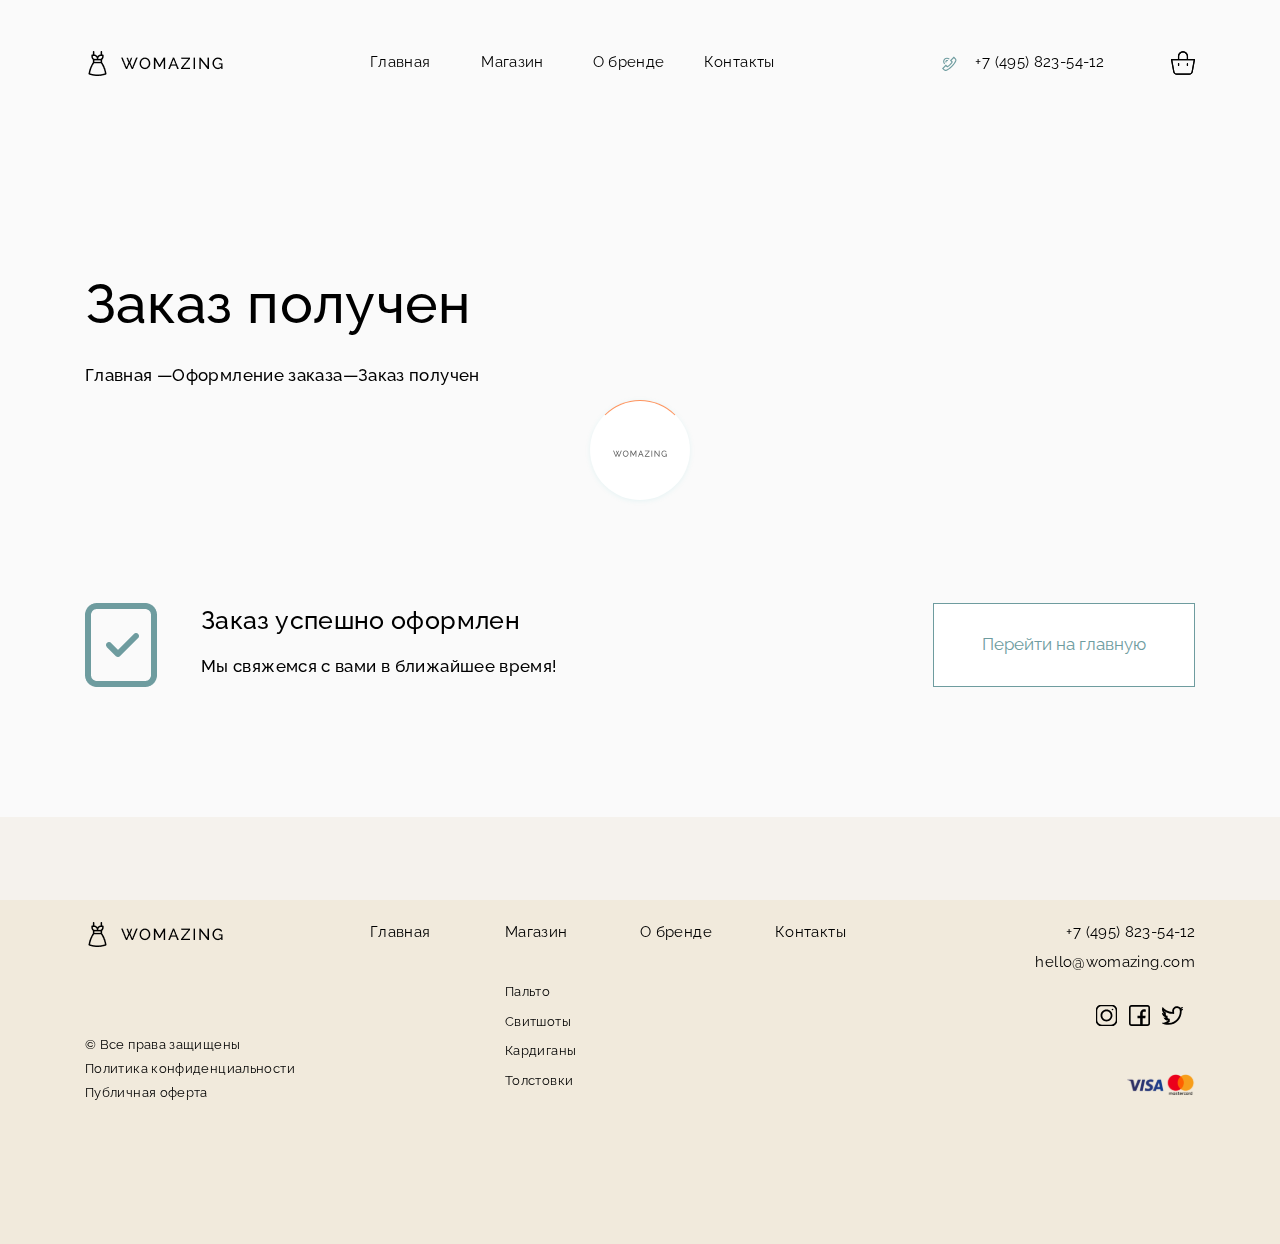
<file: massage.html>
<!doctype html>
<html lang="ru">
<head>
	<meta charset="utf-8">
	<title>Womazing</title>
	<meta name="description" content="Womazing">
	<meta name="viewport" content="width=device-width, initial-scale=1">
	<link rel="shortcut icon" type="image/x-icon" href="assets/img/favicon.svg">
	<!-- CSS here -->
	<link rel="preconnect" href="https://fonts.gstatic.com">
	<link href="https://fonts.googleapis.com/css2?family=Raleway:wght@400;500;700&display=swap" rel="stylesheet">
	<link rel="stylesheet" href="assets/css/bootstrap.min.css">
	<link rel="stylesheet" href="assets/css/bootstrap-grid.min.css">
	<link rel="stylesheet" href="assets/css/main.css">
</head>
<body>
	<!--? Preloader Start -->
	<div id="preloader-active">
		<div class="preloader d-flex align-items-center justify-content-center">
			<div class="preloader-inner position-relative">
				<div class="preloader-circle"></div>
				<div class="preloader-img pere-text">
					<img src="assets/img/Womazing.svg" alt="#">
				</div>
			</div>
		</div>
	</div>
	<!-- Preloader Start -->
	<!-- MODAL -->
	<div id="wrapper-modal">
		<div id="overlay"></div>
		<div id="modal-window">
			<div>
				<button id="btn-close">x</button>
			</div>
			<div class="window-content">
				<div class="booking-form">
					<div class="container">
						<div class="row justify-content-center">
							<div class="col-12">
								<div class="form-title text-center">
									<h3>Заказать обратный звонок</h3>
								</div> 
								<form action="mail.php" class="form-book js-form" method="get" id="overlayForm">
									<input type="text" class="form-book__input" placeholder="Name" name="Name">
									<input type="text" class="form-book__input" placeholder="Email" name="Email">
									<input type="text" class="form-book__input" placeholder="Phone" name="Phone">
									<button class="btn select-btn submit" id="btn-send" data-submit>Заказать звонок</button>
								</form>
							</div>
						</div>
					</div>
				</div>
			</div>
		</div>
	</div>
	<div id="after-modal">
		<div id="overlay"></div>
		<div id="after-window">
			<div class="container">
				<div class="row ">
					<div class="col-12 justify-content-center">
						<div class="form-title text-center">
							<h3>Отлично! Мы скоро вам перезвоним.</h3>
						</div>
						<button class="btn close-btn d-flex mx-auto">Закрыть</button>
					</div>
				</div>
			</div>
		</div>
	</div>
	<header class="header" style="background: none">
		<div class="header-area header-transparent">
			<div class="main-header header-sticky">
				<div class="container">
					<div class="row">
						<!-- Mobile Menu -->
						<div class="col-3 col-sm-4 mr-auto d-lg-none">
							<nav class="menu-item head-menu"> 
								<ul id="navigation">
									<li><a href="index.html">Главная</a></li>
									<li><a href="shop.html">Магазин</a></li>
									<li><a href="about.html">О бренде</a></li>
									<li><a href="contact.html">Контакты</a></li>
								</ul>
								<button type="button" class="menu-close" id="closeMenu">x</button>
							</nav>
							<div class="mobile_menu d-flex d-lg-none">
								<div class="hamburger">
									<a href="#" aria-haspopup="true" role="button" tabindex="0" class="slicknav_btn slicknav_collapsed ml-auto"><img src="assets/img/Menu_Icon.png" alt="#"></a>
								</div>
							</div>
						</div>
						<!-- Logo -->
						<div class="col-6 col-sm-4 d-flex col-lg-3">
							<div class="logo">
								<a href="index.html"><img src="assets/img/logo.png" alt="#" class="slicknav_menu"></a>
							</div>
						</div>
						<!-- Main-menu -->
						<div class="col-5 d-none d-lg-block">
							<div class="menu-main">
								<nav> 
									<ul class="menu-item d-flex" id="navigation">
										<li><a href="index.html">Главная</a></li>
										<li><a href="shop.html">Магазин</a></li>
										<li><a href="about.html">О бренде</a></li>
										<li><a href="contact.html">Контакты</a></li>
									</ul>
								</nav>
							</div>
						</div>
						<!-- Header Right -->
						<div class="col-3 col-sm-4 header-right d-flex">
							<ul class="d-flex ml-auto">
								<li> <a href="#" class="header-img" data-parent="Кнопка в первом экране" data-toggle="modal" data-target="#myModal" id="btn-open"></a>
								</li>
								<li><a href="tel:+7 (495) 823-54-12" class="header-phone">+7 (495) 823-54-12</a>
								</li>
								<li><a href="cart.html" class="header-cart">
									<img src="assets/img/card.svg" alt="#"></a>
								</li>
							</ul>
						</div>
					</div>
				</div>
			</div>
		</div>
	</header>
	<main>
		<section class="massage">
			<div class="section-area">
		      <div class="container">
		         <div class="row">
		            <div class="col-xl-12 d-flex">
		               <div class="hero-cap">
		                  <h2>Заказ получен</h2>
		                  <div class="hero-link d-flex">
		                     <a href="index.html">Главная <span>—</span></a>
		                     <a href="ordering.html">Оформление заказа<span>—</span></a>
		                     <a href="ordering.html">Заказ получен</a>
		                  </div>
		               </div>
		            </div>
		         </div>
		         <div class="row">
				   	<div class="col-md-8 col-12 d-flex">
				   		<img src="assets/img/Group.png " alt="#">
				   		<div class="info-massage">
				   			<p class="massage-send">Заказ успешно оформлен</p>
				   			<p>Мы свяжемся с вами в ближайшее время!</p>
				   		</div>
				   	</div>
				   	<div class="col-md-4 col-12 d-flex">
				   		<button class="order-ok btn ml-md-auto">Перейти на главную</button>
		   			</div>
				   </div>
	   		</div>
	      </div>
	   </section>
	</main>
	<footer class="footer">
		<div class="container">
			<div class="row">
				<div class="col-12 d-block d-md-none">
					<div class="footer-menu">
						<nav>
							<ul class="menu-item d-flex" id="navigation">
								<li><a href="index.html">Главная</a></li>
								<li><a href="shop.html">Магазин</a>
									<ul class="submenu size">
										<li><a href="#">Пальто</a></li>
										<li><a href="#">Свитшоты</a></li>
										<li><a href="#">Кардиганы</a></li>
										<li><a href="#">Толстовки</a></li>
									</ul>
								</li>
								<li><a href="#">О бренде</a></li>
								<li><a href="#">Контакты</a></li>
							</ul>
						</nav>
					</div>
				</div>
				<div class="col-6 col-md-3 d-flex footer-logo">
					<div class="logo" style="margin-left: 0 !important;">
						<img src="assets/img/logo.png" alt="#">
					</div>
					<div class="reserved">
						<p>© Все права защищены</p>
						<a href="#"><p>Политика конфиденциальности</p></a>
						<a href="#"><p>Публичная оферта</p></a>
					</div>
				</div>
				<div class="col-6 d-none d-md-block">
					<div class="footer-menu">
						<nav>
							<ul class="menu-item d-flex" id="navigation">
								<li><a href="#">Главная</a></li>
								<li><a href="#">Магазин</a>
									<ul class="submenu size">
										<li><a href="#">Пальто</a></li>
										<li><a href="#">Свитшоты</a></li>
										<li><a href="#">Кардиганы</a></li>
										<li><a href="#">Толстовки</a></li>
									</ul>
								</li>
								<li><a href="#">О бренде</a></li>
								<li><a href="#">Контакты</a></li>
							</ul>
						</nav>
					</div>
				</div>
				<div class="col-6 col-md-3 d-flex ">
					<div class="footer-contact ml-auto">
						<a href="tel:+7 (495) 823-54-12" class="contact-phone" align="right">+7 (495) 823-54-12</a>
						<a href="mailto:hello@womazing.com" class="contact-mail" align="right">hello@womazing.com</a>
						<div class="social" ml-auto>
							<a href="#" class="insta"></a>
							<a href="#" class="facebook"></a>
							<a href="#" class="twiter"></a>
						</div>
						<div class="payment d-flex">
							<a href="#" class="ml-auto"><img src="assets/img/visa-mastercard1.svg" alt="#"></a>
						</div>
					</div>
				</div>
			</div>
		</div>
	</footer>
	<script src="assets/js/modernizr-3.5.0.min.js"></script>
	<script src="assets/js/jquery-1.12.4.min.js"></script>
	<script src="assets/js/slick.min.js"></script>
	<script src="assets/js/jquery.validate.min.js"></script>
	<script src="assets/js/main.js"></script>
</body>
</html>
</file>
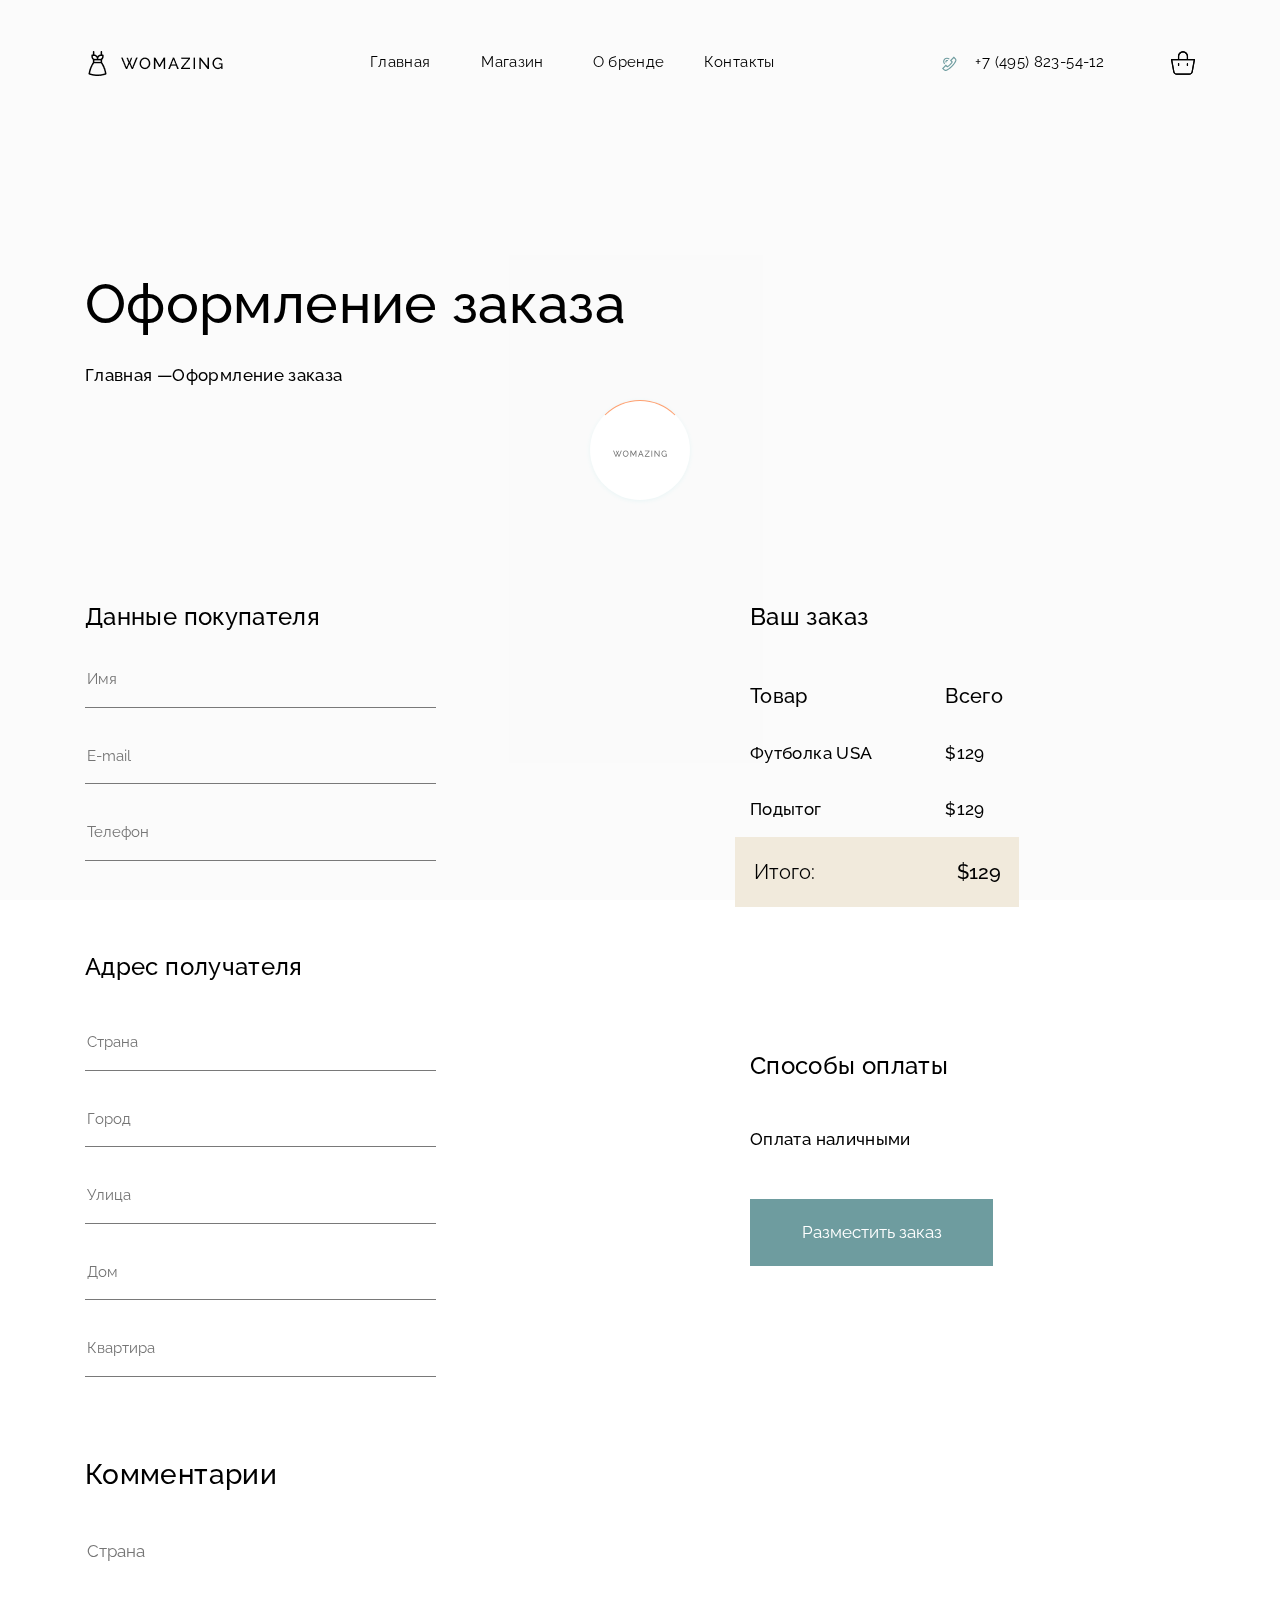
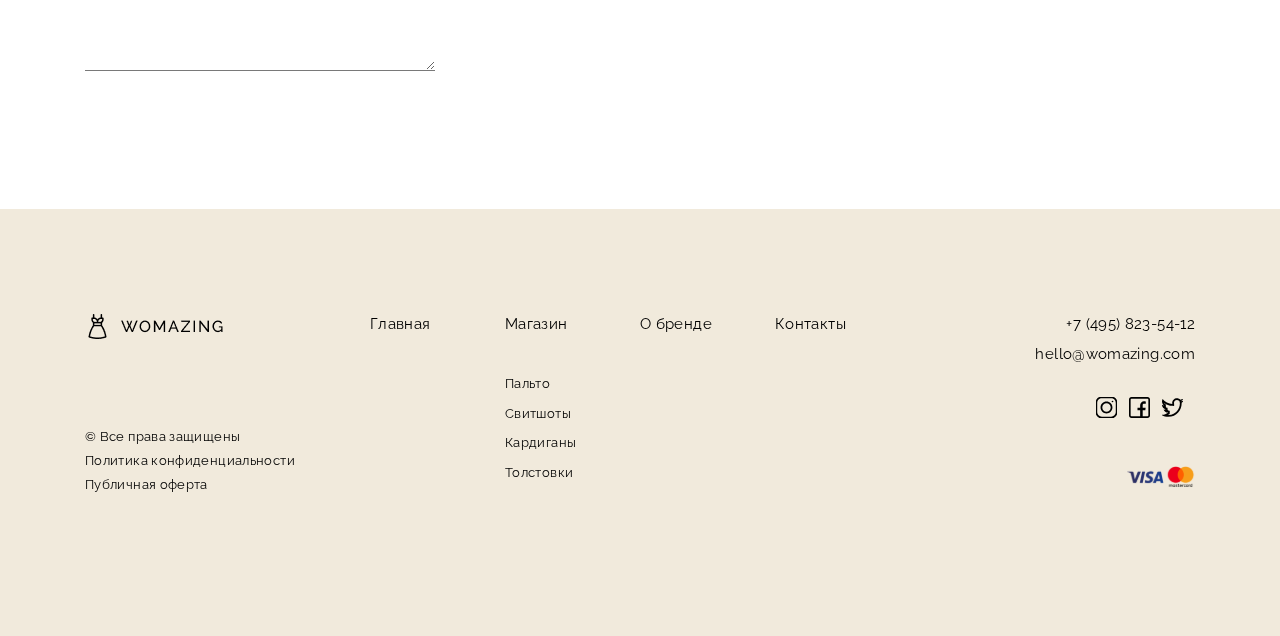
<file: ordering.html>
<!doctype html>
<html lang="ru">
<head>
	<meta charset="utf-8">
	<title>Womazing</title>
	<meta name="description" content="Womazing">
	<meta name="viewport" content="width=device-width, initial-scale=1">
	<link rel="shortcut icon" type="image/x-icon" href="assets/img/favicon.svg">
	<!-- CSS here -->
	<link rel="preconnect" href="https://fonts.gstatic.com">
	<link href="https://fonts.googleapis.com/css2?family=Raleway:wght@400;500;700&display=swap" rel="stylesheet">
	<link rel="stylesheet" href="assets/css/bootstrap.min.css">
	<link rel="stylesheet" href="assets/css/bootstrap-grid.min.css">
	<link rel="stylesheet" href="assets/css/main.css">
</head>
<body>
	<!--? Preloader Start -->
	<div id="preloader-active">
		<div class="preloader d-flex align-items-center justify-content-center">
			<div class="preloader-inner position-relative">
				<div class="preloader-circle"></div>
				<div class="preloader-img pere-text">
					<img src="assets/img/Womazing.svg" alt="#">
				</div>
			</div>
		</div>
	</div>
	<!-- Preloader Start -->
	<!-- MODAL -->
	<div id="wrapper-modal">
		<div id="overlay"></div>
		<div id="modal-window">
			<div>
				<button id="btn-close">x</button>
			</div>
			<div class="window-content">
				<div class="booking-form">
					<div class="container">
						<div class="row justify-content-center">
							<div class="col-12">
								<div class="form-title text-center">
									<h3>Заказать обратный звонок</h3>
								</div> 
								<form action="mail.php" class="form-book js-form" method="get" id="overlayForm">
									<input type="text" class="form-book__input" placeholder="Name" name="Name">
									<input type="text" class="form-book__input" placeholder="Email" name="Email">
									<input type="text" class="form-book__input" placeholder="Phone" name="Phone">
									<button class="btn select-btn submit" id="btn-send" data-submit>Заказать звонок</button>
								</form>
							</div>
						</div>
					</div>
				</div>
			</div>
		</div>
		<div id="after-modal">
			<div id="after-window">
				<div class="row ">
					<div class="col-12 justify-content-center">
						<div class="form-title text-center">
							<h3>Отлично! Мы скоро вам перезвоним.</h3>
						</div>
						<button class="btn close-btn d-flex mx-auto">Закрыть</button>
					</div>
				</div>
			</div>
		</div>
	</div>
	<header class="header" style="background: none">
		<div class="header-area header-transparent">
			<div class="main-header header-sticky">
				<div class="container">
					<div class="row">
						<!-- Mobile Menu -->
						<div class="col-3 col-sm-4 mr-auto d-lg-none">
							<nav class="menu-item head-menu"> 
								<ul id="navigation">
									<li><a href="index.html">Главная</a></li>
									<li><a href="shop.html">Магазин</a></li>
									<li><a href="about.html">О бренде</a></li>
									<li><a href="contact.html">Контакты</a></li>
								</ul>
								<button type="button" class="menu-close" id="closeMenu">x</button>
							</nav>
							<div class="mobile_menu d-flex d-lg-none">
								<div class="hamburger">
									<a href="#" aria-haspopup="true" role="button" tabindex="0" class="slicknav_btn slicknav_collapsed ml-auto"><img src="assets/img/Menu_Icon.png" alt="#"></a>
								</div>
							</div>
						</div>
						<!-- Logo -->
						<div class="col-6 col-sm-4 d-flex col-lg-3">
							<div class="logo">
								<a href="index.html"><img src="assets/img/logo.png" alt="#" class="slicknav_menu"></a>
							</div>
						</div>
						<!-- Main-menu -->
						<div class="col-5 d-none d-lg-block">
							<div class="menu-main">
								<nav> 
									<ul class="menu-item d-flex" id="navigation">
										<li><a href="index.html">Главная</a></li>
										<li><a href="shop.html">Магазин</a></li>
										<li><a href="about.html">О бренде</a></li>
										<li><a href="contact.html">Контакты</a></li>
									</ul>
								</nav>
							</div>
						</div>
						<!-- Header Right -->
						<div class="col-3 col-sm-4 header-right d-flex">
							<ul class="d-flex ml-auto">
								<li> <a href="#" class="header-img" data-parent="Кнопка в первом экране" data-toggle="modal" data-target="#myModal" id="btn-open"></a>
								</li>
								<li><a href="tel:+7 (495) 823-54-12" class="header-phone">+7 (495) 823-54-12</a>
								</li>
								<li><a href="cart.html" class="header-cart">
									<img src="assets/img/card.svg" alt="#"></a>
								</li>
							</ul>
						</div>
					</div>
				</div>
			</div>
		</div>
	</header>
	<main>
		<div class="section-area">
	      <div class="container">
	         <div class="row">
	            <div class="col-xl-12 d-flex">
	               <div class="hero-cap">
	                  <h2>Оформление заказа</h2>
	                  <div class="hero-link d-flex">
	                     <a href="index.html">Главная <span>—</span></a>
	                     <a href="ordering.html">Оформление заказа</a>
	                  </div>
	               </div>
	            </div>
	         </div>
	      </div>
	   </div>
	   <section class="order-area">
	   	<div class="container">
	   		<div class="row">
	   			<div class="col-md-7 col-12">
	   				<div class="form-title">
							<h3>Данные покупателя</h3>
						</div> 
						<form action="mail.php" class="form-book js-form" method="get" id="orderForm">
							<input type="text" class="form-book__input" placeholder="Имя" name="Name">
							<input type="text" class="form-book__input" placeholder="E-mail" name="Email">
							<input type="text" class="form-book__input" placeholder="Телефон" name="Phone">
						</form>
	   			</div>
	   			<div class="col-md-5 col-12">
	   				<div class="form-title">
							<h3>Ваш заказ</h3>
						</div>
						<div class="order-list d-flex">
							<ul class="left-list">
								<li class="order-name">Товар</li>
								<li>Футболка USA</li>
								<li>Подытог</li>
							</ul>
							<ul class="right-list">
								<li class="order-name">Всего</li>
								<li>$129</li>
								<li>$129</li>
							</ul>
						</div>
						<button class="total-pay btn">Итого: <span>$129</span></button>
	   			</div>
	   		</div>
	   		<div class="row">
	   			<div class="col-md-7 col-12">
	   				<div class="form-title height">
							<h3>Адрес получателя</h3>
						</div> 
						<form action="mail.php" class="form-book js-form" method="get" id="adressForm">
							<input type="text" class="form-book__input" placeholder="Страна" name="country">
							<input type="text" class="form-book__input" placeholder="Город" name="city">
							<input type="text" class="form-book__input" placeholder="Улица" name="street">
							<input type="text" class="form-book__input" placeholder="Дом" name="house">
							<input type="text" class="form-book__input" placeholder="Квартира" name="apartment">
						</form>
	   			</div>
	   			<div class="col-md-5 col-12">
	   				<div class="form-title down">
							<h3>Способы оплаты</h3>
						</div>
						<p class="payment">Оплата наличными</p>
						<button class="pay-order btn">Разместить заказ</button>
	   			</div>
	   		</div>
	   		<div class="row">
	   			<div class="col">
	   				<div class="down-title">
							<h3>Комментарии</h3>
						</div>
						<textarea name="text" placeholder="Страна" class="country"></textarea>
	   			</div>
	   		</div>
	   	</div>
	   </section>
	</main>
	<footer class="footer">
		<div class="container">
			<div class="row">
				<div class="col-12 d-block d-md-none">
					<div class="footer-menu">
						<nav>
							<ul class="menu-item d-flex" id="navigation">
								<li><a href="index.html">Главная</a></li>
								<li><a href="shop.html">Магазин</a>
									<ul class="submenu size">
										<li><a href="#">Пальто</a></li>
										<li><a href="#">Свитшоты</a></li>
										<li><a href="#">Кардиганы</a></li>
										<li><a href="#">Толстовки</a></li>
									</ul>
								</li>
								<li><a href="#">О бренде</a></li>
								<li><a href="#">Контакты</a></li>
							</ul>
						</nav>
					</div>
				</div>
				<div class="col-6 col-md-3 d-flex footer-logo">
					<div class="logo" style="margin-left: 0 !important;">
						<img src="assets/img/logo.png" alt="#">
					</div>
					<div class="reserved">
						<p>© Все права защищены</p>
						<a href="#"><p>Политика конфиденциальности</p></a>
						<a href="#"><p>Публичная оферта</p></a>
					</div>
				</div>
				<div class="col-6 d-none d-md-block">
					<div class="footer-menu">
						<nav>
							<ul class="menu-item d-flex" id="navigation">
								<li><a href="#">Главная</a></li>
								<li><a href="#">Магазин</a>
									<ul class="submenu size">
										<li><a href="#">Пальто</a></li>
										<li><a href="#">Свитшоты</a></li>
										<li><a href="#">Кардиганы</a></li>
										<li><a href="#">Толстовки</a></li>
									</ul>
								</li>
								<li><a href="#">О бренде</a></li>
								<li><a href="#">Контакты</a></li>
							</ul>
						</nav>
					</div>
				</div>
				<div class="col-6 col-md-3 d-flex ">
					<div class="footer-contact ml-auto">
						<a href="tel:+7 (495) 823-54-12" class="contact-phone" align="right">+7 (495) 823-54-12</a>
						<a href="mailto:hello@womazing.com" class="contact-mail" align="right">hello@womazing.com</a>
						<div class="social" ml-auto>
							<a href="#" class="insta"></a>
							<a href="#" class="facebook"></a>
							<a href="#" class="twiter"></a>
						</div>
						<div class="payment d-flex">
							<a href="#" class="ml-auto"><img src="assets/img/visa-mastercard1.svg" alt="#"></a>
						</div>
					</div>
				</div>
			</div>
		</div>
	</footer>
	<script src="assets/js/modernizr-3.5.0.min.js"></script>
	<script src="assets/js/jquery-1.12.4.min.js"></script>
	<script src="assets/js/slick.min.js"></script>
	<script src="assets/js/jquery.validate.min.js"></script>
	<script src="assets/js/main.js"></script>
</body>
</html>
</file>
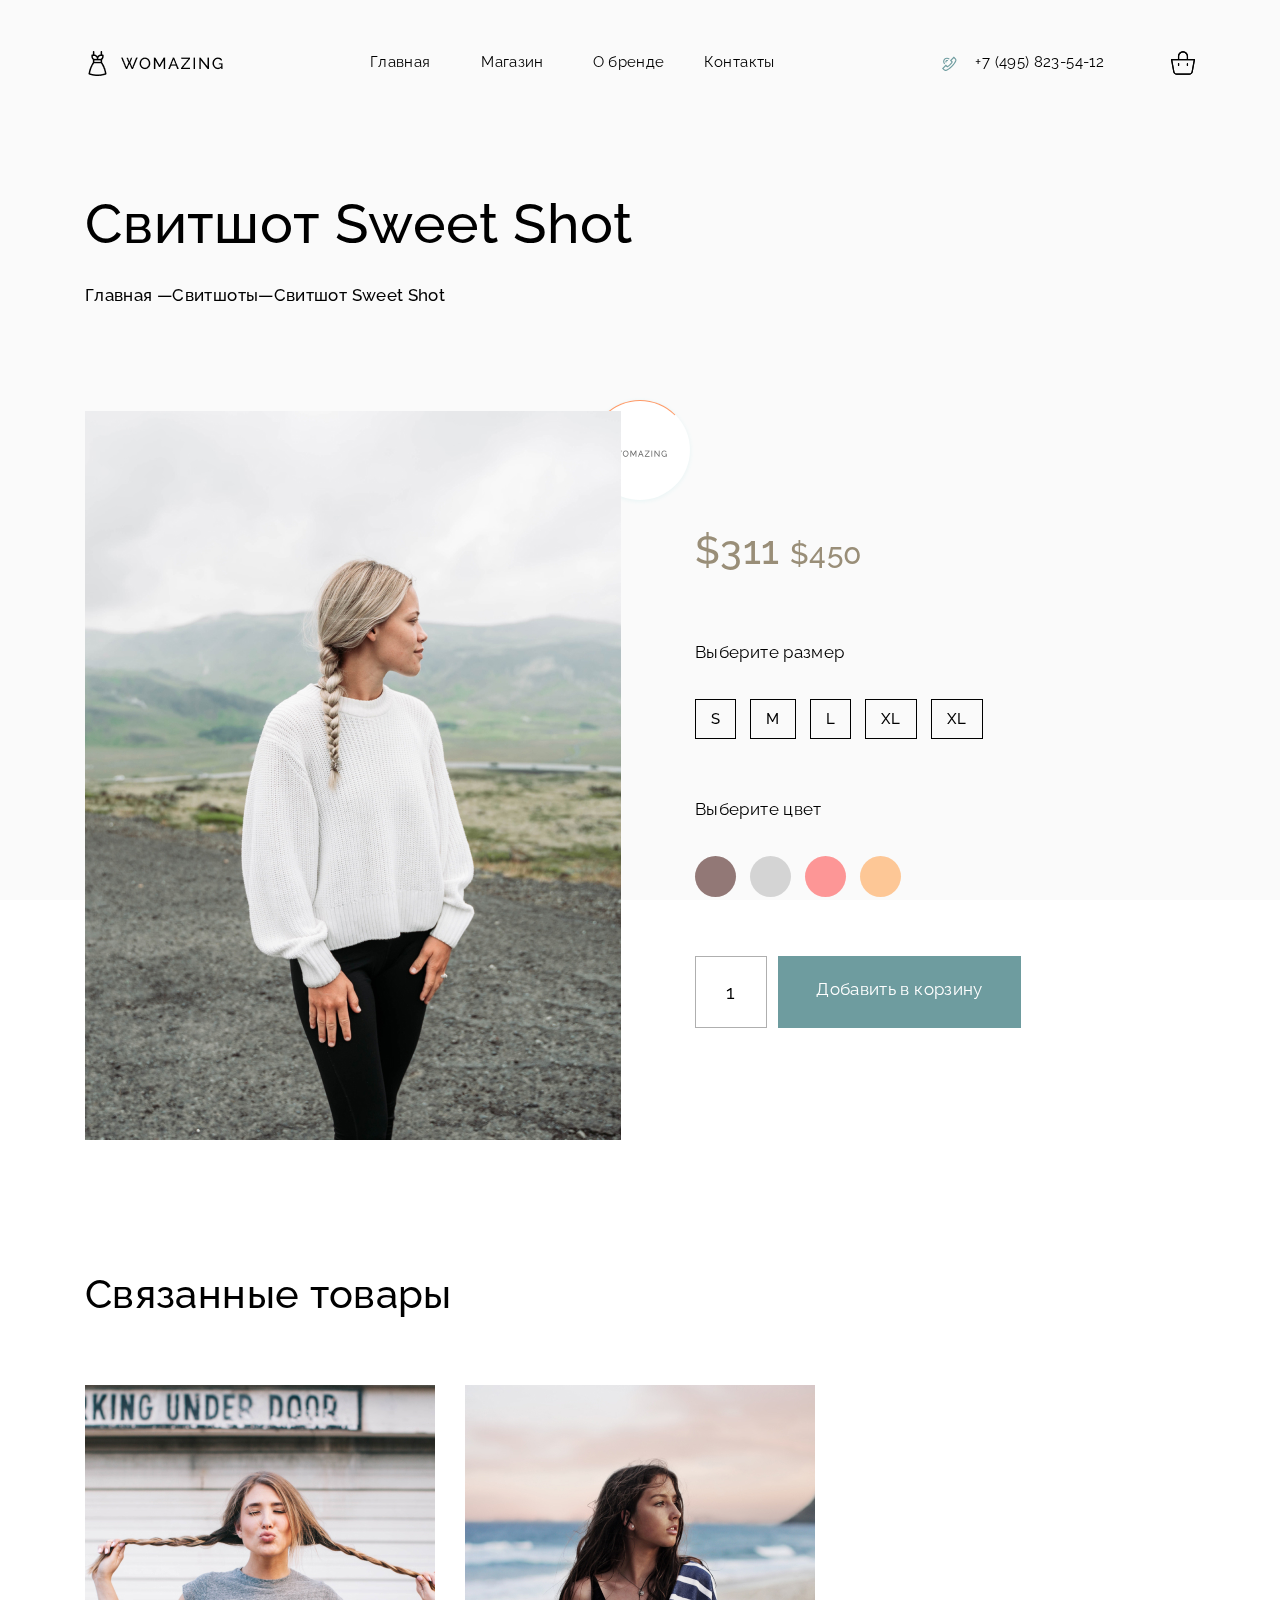
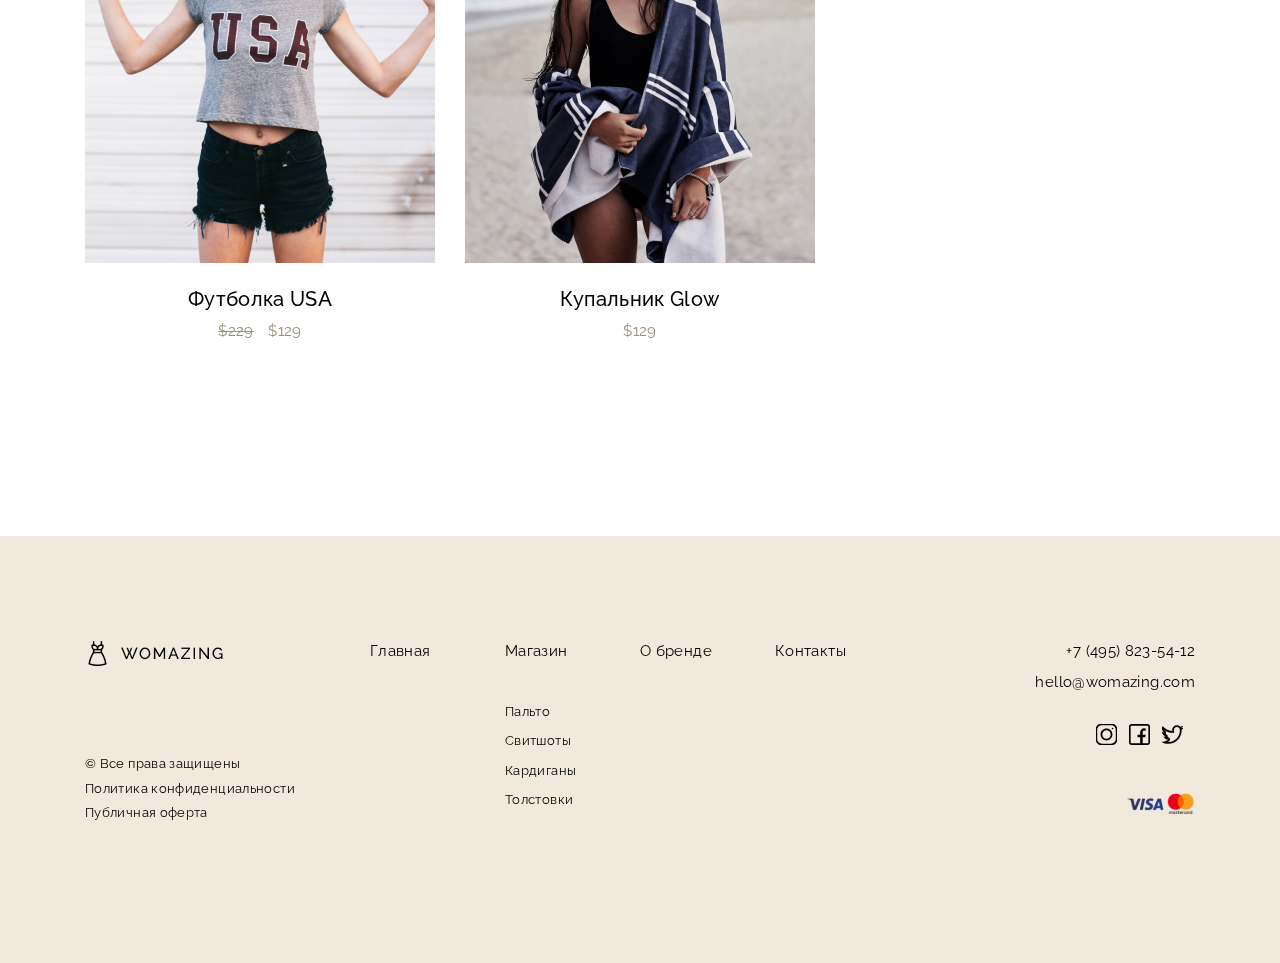
<file: product_details.html>
<!doctype html>
<html lang="ru">
<head>
	<meta charset="utf-8">
	<title>Womazing</title>
	<meta name="description" content="Womazing">
	<meta name="viewport" content="width=device-width, initial-scale=1">
	<link rel="shortcut icon" type="image/x-icon" href="assets/img/favicon.svg">
	<!-- CSS here -->
	<link rel="preconnect" href="https://fonts.gstatic.com">
	<link href="https://fonts.googleapis.com/css2?family=Raleway:wght@400;500;700&display=swap" rel="stylesheet">
	<link rel="stylesheet" href="assets/css/bootstrap.min.css">
	<link rel="stylesheet" href="assets/css/bootstrap-grid.min.css">
	<link rel="stylesheet" href="assets/css/main.css">
</head>
<body>
	<!--? Preloader Start -->
	<div id="preloader-active">
		<div class="preloader d-flex align-items-center justify-content-center">
			<div class="preloader-inner position-relative">
				<div class="preloader-circle"></div>
				<div class="preloader-img pere-text">
					<img src="assets/img/Womazing.svg" alt="#">
				</div>
			</div>
		</div>
	</div>
	<!-- Preloader Start -->
	<!-- MODAL -->
	<div id="wrapper-modal">
		<div id="overlay"></div>
		<div id="modal-window">
			<div>
				<button id="btn-close">x</button>
			</div>
			<div class="window-content">
				<div class="booking-form">
					<div class="container">
						<div class="row justify-content-center">
							<div class="col-12">
								<div class="form-title text-center">
									<h3>Заказать обратный звонок</h3>
								</div> 
								<form action="mail.php" class="form-book js-form" method="get" id="overlayForm">
									<input type="text" class="form-book__input" placeholder="Name" name="Name">
									<input type="text" class="form-book__input" placeholder="Email" name="Email">
									<input type="text" class="form-book__input" placeholder="Phone" name="Phone">
									<button class="btn select-btn submit" id="btn-send" data-submit>Заказать звонок</button>
								</form>
							</div>
						</div>
					</div>
				</div>
			</div>
		</div>
	</div>
	<div id="after-modal">
		<div id="overlay"></div>
		<div id="after-window">
			<div class="container">
				<div class="row ">
					<div class="col-12 justify-content-center">
						<div class="form-title text-center">
							<h3>Отлично! Мы скоро вам перезвоним.</h3>
						</div>
						<button class="btn close-btn d-flex mx-auto">Закрыть</button>
					</div>
				</div>
			</div>
		</div>
	</div>
	<header class="header" style="background: none">
		<div class="header-area header-transparent">
			<div class="main-header header-sticky">
				<div class="container">
					<div class="row">
						<!-- Mobile Menu -->
						<div class="col-3 col-sm-4 mr-auto d-lg-none">
							<nav class="menu-item head-menu"> 
								<ul id="navigation">
									<li><a href="#">Главная</a></li>
									<li><a href="#">Магазин</a></li>
									<li><a href="#">О бренде</a></li>
									<li><a href="#">Контакты</a></li>
								</ul>
								<button type="button" class="menu-close" id="closeMenu">x</button>
							</nav>
							<div class="mobile_menu d-flex d-lg-none">
								<div class="hamburger">
									<a href="#" aria-haspopup="true" role="button" tabindex="0" class="slicknav_btn slicknav_collapsed ml-auto"><img src="assets/img/Menu_Icon.png" alt="#"></a>
								</div>
							</div>
						</div>
						<!-- Logo -->
						<div class="col-6 col-sm-4 d-flex col-lg-3">
							<div class="logo">
								<a href="index.html"><img src="assets/img/logo.png" alt="#" class="slicknav_menu"></a>
							</div>
						</div>
						<!-- Main-menu -->
						<div class="col-5 d-none d-lg-block">
							<div class="menu-main">
								<nav> 
									<ul class="menu-item d-flex" id="navigation">
										<li><a href="index.html">Главная</a></li>
										<li><a href="#">Магазин</a></li>
										<li><a href="#">О бренде</a></li>
										<li><a href="#">Контакты</a></li>
									</ul>
								</nav>
							</div>
						</div>
						<!-- Header Right -->
						<div class="col-3 col-sm-4 header-right d-flex">
							<ul class="d-flex ml-auto">
								<li> <a href="#" class="header-img" data-parent="Кнопка в первом экране" data-toggle="modal" data-target="#myModal" id="btn-open"></a>
								</li>
								<li><a href="tel:+7 (495) 823-54-12" class="header-phone">+7 (495) 823-54-12</a>
								</li>
								<li><a href="cart.html" class="header-cart">
									<img src="assets/img/card.svg" alt="#"></a>
								</li>
							</ul>
						</div>
					</div>
				</div>
			</div>
		</div>
	</header>
	<main>
		<!-- Hero Area Start-->
     <div class="section-area ">
         <div class="container">
            <div class="row">
               <div class="col-xl-12 d-flex">
                  <div class="product-cap">
                     <h1>Свитшот Sweet Shot</h1>
                     <div class="hero-link d-flex" style="margin-bottom: 102px">
	                     <a href="index.html">Главная <span>—</span></a>
	                     <a href="shop.html">Свитшоты<span>—</span></a>
	                     <a href="shop.html">Свитшот Sweet Shot</a>
	                  </div>
                  </div>
               </div>
            </div>
         </div>
     </div>
		<!-- Hero Area End-->
		<section class="one-product">
			<div class="container">
				<div class="row">
					<div class="col-sm-6 col-12">
						<img src="assets/img/one_product.jpg" class="product-img" alt="#">
					</div>
					<div class="col-sm-6 col-12 product">
						<div class="product-description">
							<p class="product-price">$311 <span>$450</span></p>
							<p class="product-text">Выберите размер</p>
							<div class="product-btns">
								<ul class="size-list d-flex">
									<li class="size-item"><a href="#">S</a></li>
									<li class="size-item"><a href="#">M</a></li>
									<li class="size-item"><a href="#">L</a></li>
									<li class="size-item"><a href="#">XL</a></li>
									<li class="size-item"><a href="#">XL</a></li>
								</ul>
							</div>
							<p class="product-text">Выберите цвет</p>
							<div class="product-btns">
								<ul class="color-list d-flex">
									<li class="color-item" style="background: #927876;"><a href="#"></a></li>
									<li class="color-item" style="background: #D4D4D4;"><a href="#"></a></li>
									<li class="color-item" style="background: #FD9696;"><a href="#"></a></li>
									<li class="color-item" style="background: #FDC796;"><a href="#"></a></li>
								</ul>
							</div>
							<div class="product-add d-flex">
								<a href="#" class="quantity">1</a>
								<a href="#" class="add-cart btn">Добавить в корзину</a>
							</div>
						</div>
					</div>
				</div>
			</div>
		</section>
		<section class="connection-product">
			<div class="container">
				<div class="row">
					<div class="col-12">
						<h2 class="connection-title">Связанные товары</h2>
						<div class="row d-flex collection-wrapper">
							<div class="col-6 col-sm-4 col-lg-4">
								<div class="single-item text-center">
									<div class="popular-img">
										<img src="assets/img/new1.jpg" alt="#">
										<div class="overlay"><a href="#"><img src="assets/img/arrow2.png" alt="#"></a></div>
									</div>
									<div class="popular-caption">
										<h3><a href="#" class="popular-title">Футболка USA</a></h3>
										<span class="old-price">$229</span>
										<span class="popular-price">$129</span>
									</div>
								</div>
							</div>
							<div class="col-6 col-sm-4 col-lg-4">
								<div class="single-item text-center">
									<div class="popular-img">
										<img src="assets/img/new2.jpg" alt="#">
										<div class="overlay"><a href="#"><img src="assets/img/arrow2.png" alt="#"></a></div>
									</div>
									<div class="popular-caption">
										<h3><a href="#" class="popular-title">Купальник Glow</a></h3>
										<span class="popular-price">$129</span>
									</div>
								</div>
							</div>
						</div>
					</div>
				</div>
			</div>
		</section>
	</main>
	<footer class="footer">
		<div class="container">
			<div class="row">
				<div class="col-12 d-block d-md-none">
					<div class="footer-menu">
						<nav>
							<ul class="menu-item d-flex" id="navigation">
								<li><a href="index.html">Главная</a></li>
								<li><a href="shop.html">Магазин</a>
									<ul class="submenu size">
										<li><a href="#">Пальто</a></li>
										<li><a href="#">Свитшоты</a></li>
										<li><a href="#">Кардиганы</a></li>
										<li><a href="#">Толстовки</a></li>
									</ul>
								</li>
								<li><a href="#">О бренде</a></li>
								<li><a href="#">Контакты</a></li>
							</ul>
						</nav>
					</div>
				</div>
				<div class="col-6 col-md-3 d-flex footer-logo">
					<div class="logo" style="margin-left: 0 !important;">
						<img src="assets/img/logo.png" alt="#">
					</div>
					<div class="reserved">
						<p>© Все права защищены</p>
						<a href="#"><p>Политика конфиденциальности</p></a>
						<a href="#"><p>Публичная оферта</p></a>
					</div>
				</div>
				<div class="col-6 d-none d-md-block">
					<div class="footer-menu">
						<nav>
							<ul class="menu-item d-flex" id="navigation">
								<li><a href="#">Главная</a></li>
								<li><a href="#">Магазин</a>
									<ul class="submenu size">
										<li><a href="#">Пальто</a></li>
										<li><a href="#">Свитшоты</a></li>
										<li><a href="#">Кардиганы</a></li>
										<li><a href="#">Толстовки</a></li>
									</ul>
								</li>
								<li><a href="#">О бренде</a></li>
								<li><a href="#">Контакты</a></li>
							</ul>
						</nav>
					</div>
				</div>
				<div class="col-6 col-md-3 d-flex ">
					<div class="footer-contact ml-auto">
						<a href="tel:+7 (495) 823-54-12" class="contact-phone" align="right">+7 (495) 823-54-12</a>
						<a href="mailto:hello@womazing.com" class="contact-mail" align="right">hello@womazing.com</a>
						<div class="social" ml-auto>
							<a href="#" class="insta"></a>
							<a href="#" class="facebook"></a>
							<a href="#" class="twiter"></a>
						</div>
						<div class="payment d-flex">
							<a href="#" class="ml-auto"><img src="assets/img/visa-mastercard1.svg" alt="#"></a>
						</div>
					</div>
				</div>
			</div>
		</div>
	</footer>
	<script src="assets/js/modernizr-3.5.0.min.js"></script>
	<script src="assets/js/jquery-1.12.4.min.js"></script>
	<script src="assets/js/slick.min.js"></script>
	<script src="assets/js/jquery.validate.min.js"></script>
	<script src="assets/js/main.js"></script>
</body>
</html>
</file>
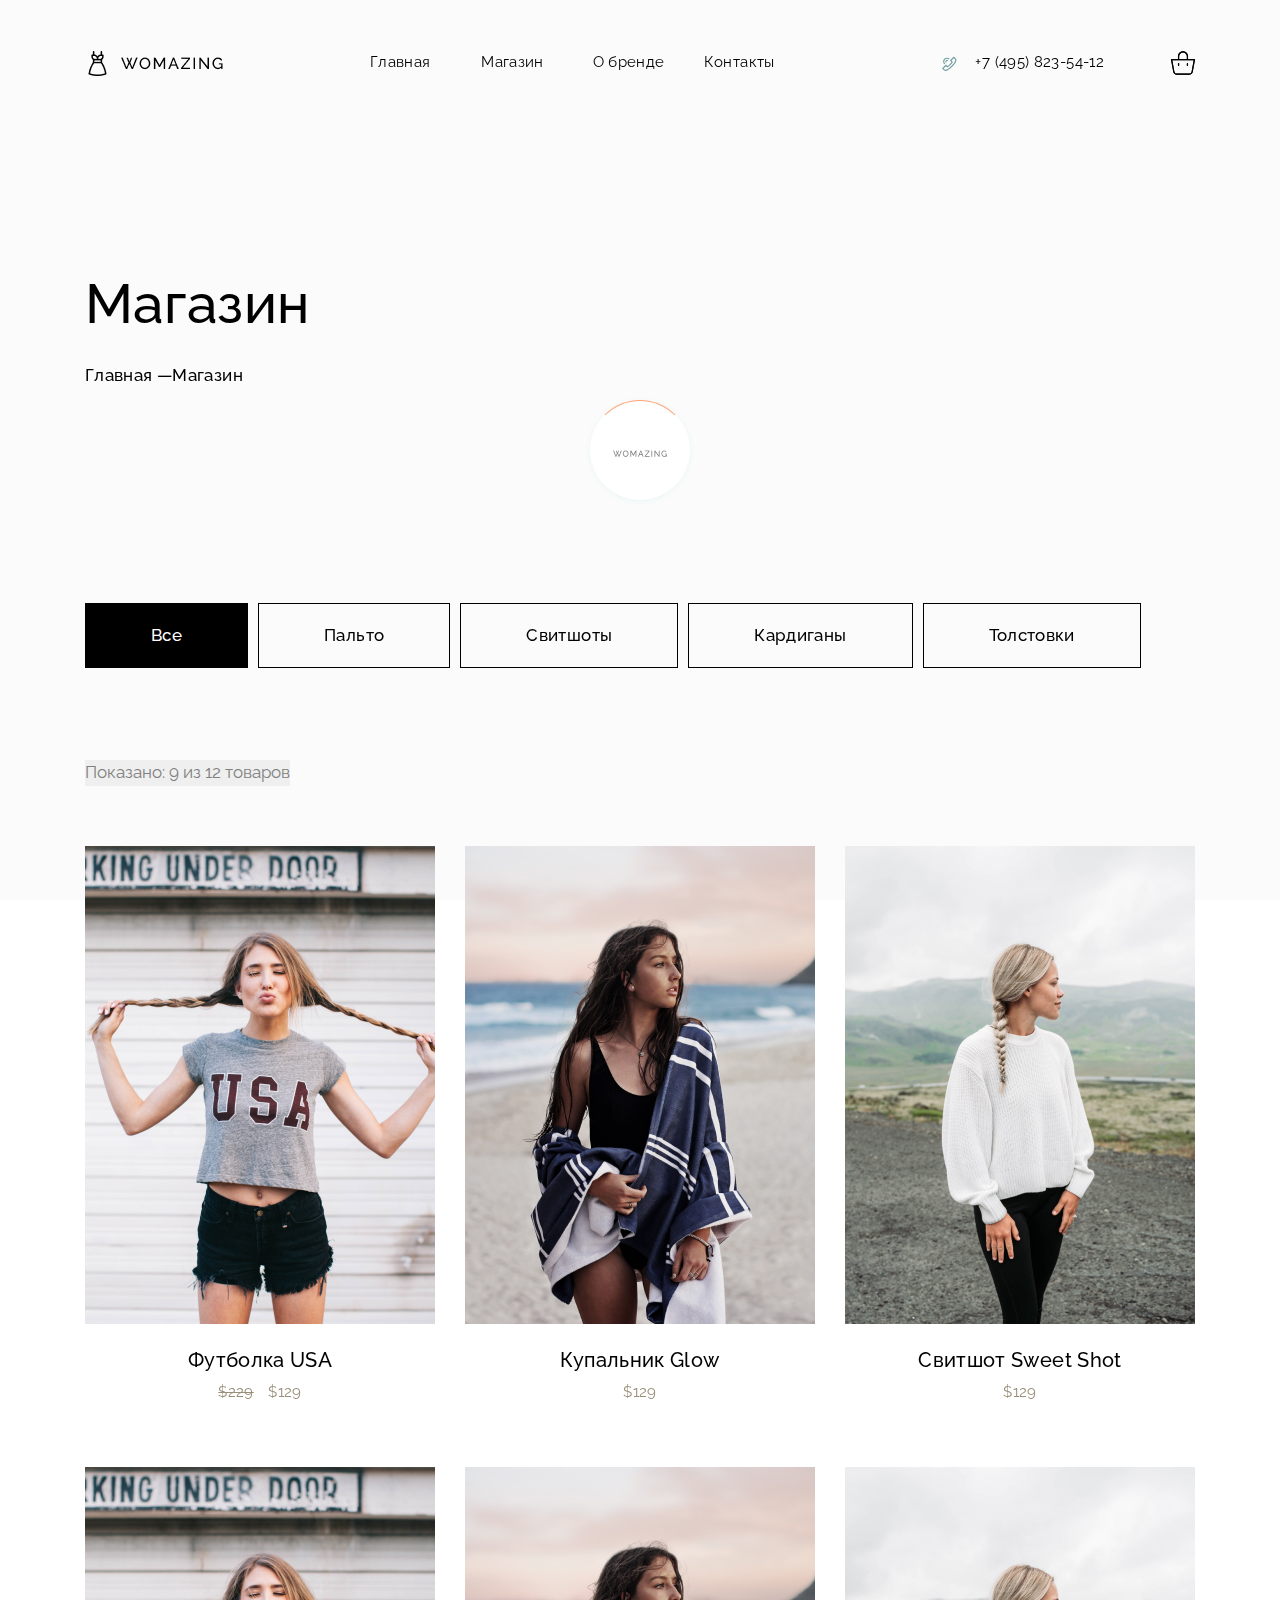
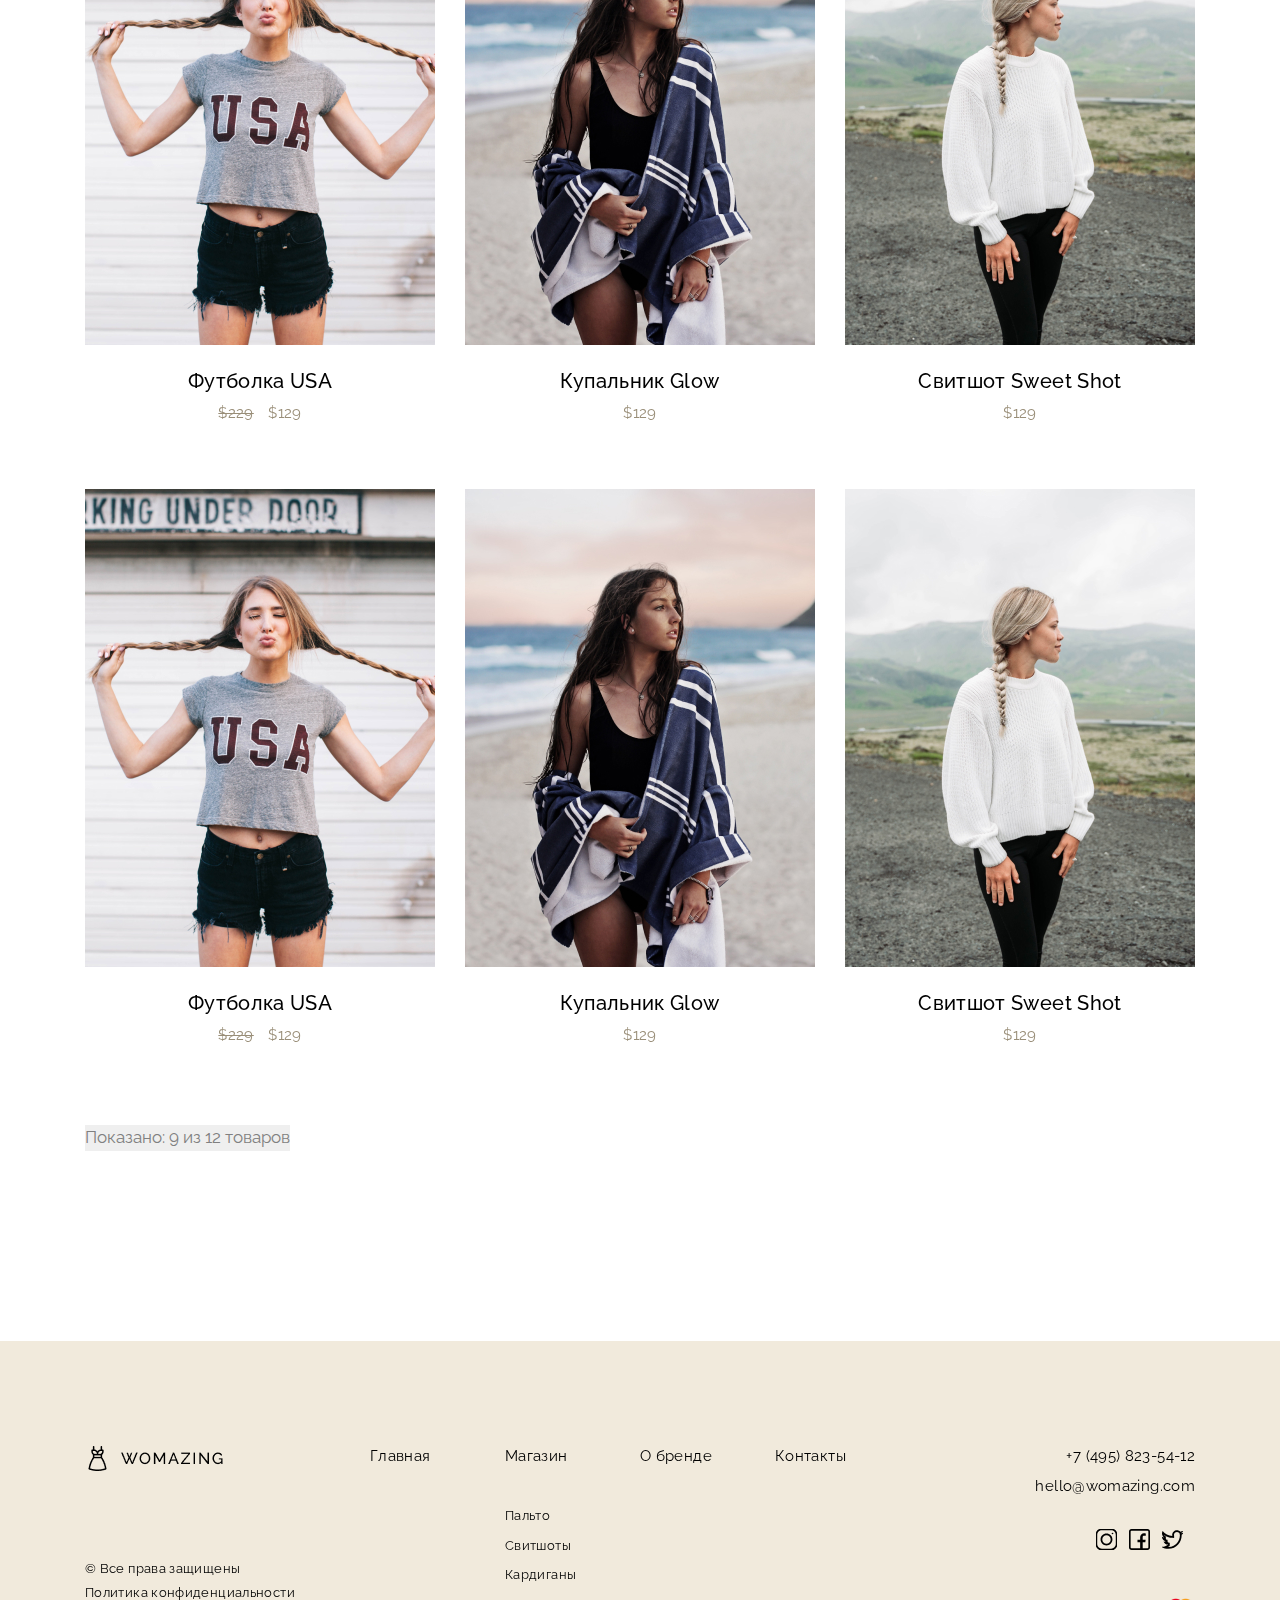
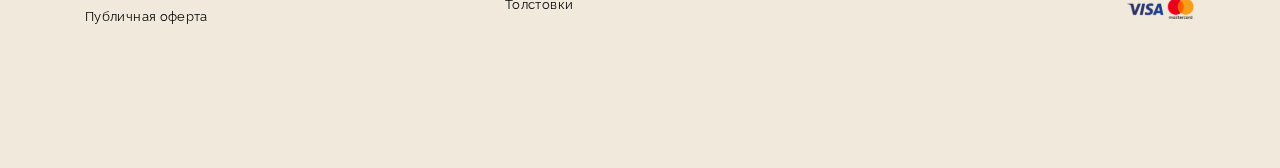
<file: shop.html>
<!doctype html>
<html lang="ru">
<head>
	<meta charset="utf-8">
	<title>Womazing</title>
	<meta name="description" content="Womazing">
	<meta name="viewport" content="width=device-width, initial-scale=1">
	<link rel="shortcut icon" type="image/x-icon" href="assets/img/favicon.svg">
	<!-- CSS here -->
	<link rel="preconnect" href="https://fonts.gstatic.com">
	<link href="https://fonts.googleapis.com/css2?family=Raleway:wght@400;500;700&display=swap" rel="stylesheet">
	<link rel="stylesheet" href="assets/css/bootstrap.min.css">
	<link rel="stylesheet" href="assets/css/bootstrap-grid.min.css">
	<link rel="stylesheet" href="assets/css/main.css">
</head>
<body>
	<!--? Preloader Start -->
	<div id="preloader-active">
		<div class="preloader d-flex align-items-center justify-content-center">
			<div class="preloader-inner position-relative">
				<div class="preloader-circle"></div>
				<div class="preloader-img pere-text">
					<img src="assets/img/Womazing.svg" alt="#">
				</div>
			</div>
		</div>
	</div>
	<!-- Preloader Start -->
	<!-- MODAL -->
	<div id="wrapper-modal">
		<div id="overlay"></div>
		<div id="modal-window">
			<div>
				<button id="btn-close">x</button>
			</div>
			<div class="window-content">
				<div class="booking-form">
					<div class="container">
						<div class="row justify-content-center">
							<div class="col-12">
								<div class="form-title text-center">
									<h3>Заказать обратный звонок</h3>
								</div> 
								<form action="mail.php" class="form-book js-form" method="get" id="overlayForm">
									<input type="text" class="form-book__input" placeholder="Name" name="Name">
									<input type="text" class="form-book__input" placeholder="Email" name="Email">
									<input type="text" class="form-book__input" placeholder="Phone" name="Phone">
									<button class="btn select-btn submit" id="btn-send" data-submit>Заказать звонок</button>
								</form>
							</div>
						</div>
					</div>
				</div>
			</div>
		</div>
	</div>
	<div id="after-modal">
		<div id="overlay"></div>
		<div id="after-window">
			<div class="container">
				<div class="row ">
					<div class="col-12 justify-content-center">
						<div class="form-title text-center">
							<h3>Отлично! Мы скоро вам перезвоним.</h3>
						</div>
						<button class="btn close-btn d-flex mx-auto">Закрыть</button>
					</div>
				</div>
			</div>
		</div>
	</div>
	<header class="header" style="background: none">
		<div class="header-area header-transparent">
			<div class="main-header header-sticky">
				<div class="container">
					<div class="row">
						<!-- Mobile Menu -->
						<div class="col-3 col-sm-4 mr-auto d-lg-none">
							<nav class="menu-item head-menu"> 
								<ul id="navigation">
									<li><a href="index.html">Главная</a></li>
									<li><a href="shop.html">Магазин</a></li>
									<li><a href="about.html">О бренде</a></li>
									<li><a href="contact.html">Контакты</a></li>
								</ul>
								<button type="button" class="menu-close" id="closeMenu">x</button>
							</nav>
							<div class="mobile_menu d-flex d-lg-none">
								<div class="hamburger">
									<a href="#" aria-haspopup="true" role="button" tabindex="0" class="slicknav_btn slicknav_collapsed ml-auto"><img src="assets/img/Menu_Icon.png" alt="#"></a>
								</div>
							</div>
						</div>
						<!-- Logo -->
						<div class="col-6 col-sm-4 d-flex col-lg-3">
							<div class="logo">
								<a href="index.html"><img src="assets/img/logo.png" alt="#" class="slicknav_menu"></a>
							</div>
						</div>
						<!-- Main-menu -->
						<div class="col-5 d-none d-lg-block">
							<div class="menu-main">
								<nav> 
									<ul class="menu-item d-flex" id="navigation">
										<li><a href="index.html">Главная</a></li>
										<li><a href="shop.html">Магазин</a></li>
										<li><a href="about.html">О бренде</a></li>
										<li><a href="contact.html">Контакты</a></li>
									</ul>
								</nav>
							</div>
						</div>
						<!-- Header Right -->
						<div class="col-3 col-sm-4 header-right d-flex">
							<ul class="d-flex ml-auto">
								<li> <a href="#" class="header-img" data-parent="Кнопка в первом экране" data-toggle="modal" data-target="#myModal" id="btn-open"></a>
								</li>
								<li><a href="tel:+7 (495) 823-54-12" class="header-phone">+7 (495) 823-54-12</a>
								</li>
								<li><a href="cart.html" class="header-cart">
									<img src="assets/img/card.svg" alt="#"></a>
								</li>
							</ul>
						</div>
					</div>
				</div>
			</div>
		</div>
	</header>
	<main>
		<!-- Hero Area Start-->
     <div class="section-area ">
         <div class="container">
            <div class="row">
               <div class="col-xl-12 d-flex">
                  <div class="hero-cap">
                     <h2>Магазин</h2>
                     <div class="hero-link d-flex">
	                     <a href="index.html">Главная <span>—</span></a>
	                     <a href="shop.html">Магазин</a>
	                  </div>
                  </div>
               </div>
            </div>
         </div>
     </div>
		<!-- Hero Area End-->
		<section class="popular-items">
         <div class="container">
            <div class="row product-btn justify-content-between">
            	<div class="col-12">
                 <div class="properties__button">
                     <!--Nav Button  -->
                     <nav>
                         <div class="nav nav-tabs" id="nav-tab" role="tablist">
                             <a class="nav-item nav-link active" id="nav-home-tab" data-toggle="tab" href="#nav-home" role="tab" aria-controls="nav-home" aria-selected="true">Все</a>
                             <a class="nav-item nav-link" id="nav-profile-tab" data-toggle="tab" href="#nav-home" aria-controls="nav-home"  role="tab" aria-selected="true"> Пальто</a>
                             <a class="nav-item nav-link" id="nav-contact-tab" data-toggle="tab" href="#nav-home" aria-controls="nav-home" role="tab" aria-selected="true"> Свитшоты </a>
                             <a class="nav-item nav-link" id="nav-contact-tab" data-toggle="tab" href="#nav-home" aria-controls="nav-home"  role="tab" aria-selected="true"> Кардиганы </a>
                             <a class="nav-item nav-link" id="nav-contact-tab" data-toggle="tab" href="#nav-home" aria-controls="nav-home" role="tab" aria-selected="true"> Толстовки </a>
                         </div>
                     </nav>
                     <!--End Nav Button  -->
                 </div>
              </div>
            </div>
            <div class="row">
            	<!-- Select items -->
            	<div class="col-12">
                 <div class="select-this">
                     <form action="#">
                         <div class="select-itms">
                             <select name="select" id="select1">
                                 <option value="">Показано: 9 из 12 товаров</option>
                                 <option value="">Показано: 9 из 12 товаров</option>
                                 <option value="">Показано: 9 из 12 товаров</option>
                                 <option value="">Показано: 9 из 12 товаров</option>
                             </select>
                         </div>
                     </form>
                 </div>
              </div>
            </div>

            <div class="tab-content" id="nav-tabContent">
              <!-- card one -->
            	<div class="tab-pane active" id="nav-home" role="tabpanel" aria-labelledby="nav-home-tab">
            		<div class="row d-flex collection-wrapper">
							<div class="col-6 col-sm-4 col-lg-4">
								<div class="single-item text-center">
									<div class="popular-img">
										<img src="assets/img/new1.jpg" alt="#">
										<div class="overlay"><a href="product_details.html"><img src="assets/img/arrow2.png" alt="#"></a></div>
									</div>
									<div class="popular-caption">
										<h3><a href="#" class="popular-title">Футболка USA</a></h3>
										<span class="old-price">$229</span>
										<span class="popular-price">$129</span>
									</div>
								</div>
							</div>
							<div class="col-6 col-sm-4 col-lg-4">
								<div class="single-item text-center">
									<div class="popular-img">
										<img src="assets/img/new2.jpg" alt="#">
										<div class="overlay"><a href="product_details.html"><img src="assets/img/arrow2.png" alt="#"></a></div>
									</div>
									<div class="popular-caption">
										<h3><a href="#" class="popular-title">Купальник Glow</a></h3>
										<span class="popular-price">$129</span>
									</div>
								</div>
							</div>
							<div class="col-6 col-sm-4 col-lg-4">
								<div class="single-item text-center">
									<div class="popular-img">
										<img src="assets/img/new3.jpg" alt="#">
										<div class="overlay"><a href="product_details.html"><img src="assets/img/arrow2.png" alt="#"></a></div>
									</div>
									<div class="popular-caption">
										<h3 ><a href="#" class="popular-title">Свитшот Sweet Shot</a></h3>
										<span class="popular-price">$129</span>
									</div>
								</div>
							</div>
							<div class="col-6 col-sm-4 col-lg-4">
								<div class="single-item text-center">
									<div class="popular-img">
										<img src="assets/img/new1.jpg" alt="#">
										<div class="overlay"><a href="product_details.html"><img src="assets/img/arrow2.png" alt="#"></a></div>
									</div>
									<div class="popular-caption">
										<h3><a href="#" class="popular-title">Футболка USA</a></h3>
										<span class="old-price">$229</span>
										<span class="popular-price">$129</span>
									</div>
								</div>
							</div>
							<div class="col-6 col-sm-4 col-lg-4">
								<div class="single-item text-center">
									<div class="popular-img">
										<img src="assets/img/new2.jpg" alt="#">
										<div class="overlay"><a href="product_details.html"><img src="assets/img/arrow2.png" alt="#"></a></div>
									</div>
									<div class="popular-caption">
										<h3><a href="#" class="popular-title">Купальник Glow</a></h3>
										<span class="popular-price">$129</span>
									</div>
								</div>
							</div>
							<div class="col-6 col-sm-4 col-lg-4">
								<div class="single-item text-center">
									<div class="popular-img">
										<img src="assets/img/new3.jpg" alt="#">
										<div class="overlay"><a href="product_details.html"><img src="assets/img/arrow2.png" alt="#"></a></div>
									</div>
									<div class="popular-caption">
										<h3 ><a href="#" class="popular-title">Свитшот Sweet Shot</a></h3>
										<span class="popular-price">$129</span>
									</div>
								</div>
							</div>
							<div class="col-6 col-sm-4 col-lg-4">
								<div class="single-item text-center">
									<div class="popular-img">
										<img src="assets/img/new1.jpg" alt="#">
										<div class="overlay"><a href="product_details.html"><img src="assets/img/arrow2.png" alt="#"></a></div>
									</div>
									<div class="popular-caption">
										<h3><a href="#" class="popular-title">Футболка USA</a></h3>
										<span class="old-price">$229</span>
										<span class="popular-price">$129</span>
									</div>
								</div>
							</div>
							<div class="col-6 col-sm-4 col-lg-4">
								<div class="single-item text-center">
									<div class="popular-img">
										<img src="assets/img/new2.jpg" alt="#">
										<div class="overlay"><a href="product_details.html"><img src="assets/img/arrow2.png" alt="#"></a></div>
									</div>
									<div class="popular-caption">
										<h3><a href="#" class="popular-title">Купальник Glow</a></h3>
										<span class="popular-price">$129</span>
									</div>
								</div>
							</div>
							<div class="col-6 col-sm-4 col-lg-4">
								<div class="single-item text-center">
									<div class="popular-img">
										<img src="assets/img/new3.jpg" alt="#">
										<div class="overlay"><a href="product_details.html"><img src="assets/img/arrow2.png" alt="#"></a></div>
									</div>
									<div class="popular-caption">
										<h3 ><a href="#" class="popular-title">Свитшот Sweet Shot</a></h3>
										<span class="popular-price">$129</span>
									</div>
								</div>
							</div>
						</div>
         		</div>
         		<!-- card two -->
            	<div class="tab-pane" id="nav-home" role="tabpanel" aria-labelledby="nav-home-tab">
            		<div class="row d-flex collection-wrapper">
							<div class="col-6 col-sm-4 col-lg-4">
								<div class="single-item text-center">
									<div class="popular-img">
										<img src="assets/img/new1.jpg" alt="#">
										<div class="overlay"><a href="product_details.html"><img src="assets/img/arrow2.png" alt="#"></a></div>
									</div>
									<div class="popular-caption">
										<h3><a href="#" class="popular-title">Футболка USA</a></h3>
										<span class="old-price">$229</span>
										<span class="popular-price">$129</span>
									</div>
								</div>
							</div>
							<div class="col-6 col-sm-4 col-lg-4">
								<div class="single-item text-center">
									<div class="popular-img">
										<img src="assets/img/new2.jpg" alt="#">
										<div class="overlay"><a href="product_details.html"><img src="assets/img/arrow2.png" alt="#"></a></div>
									</div>
									<div class="popular-caption">
										<h3><a href="#" class="popular-title">Купальник Glow</a></h3>
										<span class="popular-price">$129</span>
									</div>
								</div>
							</div>
							<div class="col-6 col-sm-4 col-lg-4">
								<div class="single-item text-center">
									<div class="popular-img">
										<img src="assets/img/new3.jpg" alt="#">
										<div class="overlay"><a href="product_details.html"><img src="assets/img/arrow2.png" alt="#"></a></div>
									</div>
									<div class="popular-caption">
										<h3 ><a href="#" class="popular-title">Свитшот Sweet Shot</a></h3>
										<span class="popular-price">$129</span>
									</div>
								</div>
							</div>
							<div class="col-6 col-sm-4 col-lg-4">
								<div class="single-item text-center">
									<div class="popular-img">
										<img src="assets/img/new1.jpg" alt="#">
										<div class="overlay"><a href="product_details.html"><img src="assets/img/arrow2.png" alt="#"></a></div>
									</div>
									<div class="popular-caption">
										<h3><a href="#" class="popular-title">Футболка USA</a></h3>
										<span class="old-price">$229</span>
										<span class="popular-price">$129</span>
									</div>
								</div>
							</div>
							<div class="col-6 col-sm-4 col-lg-4">
								<div class="single-item text-center">
									<div class="popular-img">
										<img src="assets/img/new2.jpg" alt="#">
										<div class="overlay"><a href="product_details.html"><img src="assets/img/arrow2.png" alt="#"></a></div>
									</div>
									<div class="popular-caption">
										<h3><a href="#" class="popular-title">Купальник Glow</a></h3>
										<span class="popular-price">$129</span>
									</div>
								</div>
							</div>
							<div class="col-6 col-sm-4 col-lg-4">
								<div class="single-item text-center">
									<div class="popular-img">
										<img src="assets/img/new3.jpg" alt="#">
										<div class="overlay"><a href="product_details.html"><img src="assets/img/arrow2.png" alt="#"></a></div>
									</div>
									<div class="popular-caption">
										<h3 ><a href="#" class="popular-title">Свитшот Sweet Shot</a></h3>
										<span class="popular-price">$129</span>
									</div>
								</div>
							</div>
							<div class="col-6 col-sm-4 col-lg-4">
								<div class="single-item text-center">
									<div class="popular-img">
										<img src="assets/img/new1.jpg" alt="#">
										<div class="overlay"><a href="product_details.html"><img src="assets/img/arrow2.png" alt="#"></a></div>
									</div>
									<div class="popular-caption">
										<h3><a href="#" class="popular-title">Футболка USA</a></h3>
										<span class="old-price">$229</span>
										<span class="popular-price">$129</span>
									</div>
								</div>
							</div>
							<div class="col-6 col-sm-4 col-lg-4">
								<div class="single-item text-center">
									<div class="popular-img">
										<img src="assets/img/new2.jpg" alt="#">
										<div class="overlay"><a href="product_details.html"><img src="assets/img/arrow2.png" alt="#"></a></div>
									</div>
									<div class="popular-caption">
										<h3><a href="#" class="popular-title">Купальник Glow</a></h3>
										<span class="popular-price">$129</span>
									</div>
								</div>
							</div>
							<div class="col-6 col-sm-4 col-lg-4">
								<div class="single-item text-center">
									<div class="popular-img">
										<img src="assets/img/new3.jpg" alt="#">
										<div class="overlay"><a href="product_details.html"><img src="assets/img/arrow2.png" alt="#"></a></div>
									</div>
									<div class="popular-caption">
										<h3 ><a href="#" class="popular-title">Свитшот Sweet Shot</a></h3>
										<span class="popular-price">$129</span>
									</div>
								</div>
							</div>
						</div>
         		</div>
         		<!-- card three -->
            	<div class="tab-pane" id="nav-home" role="tabpanel" aria-labelledby="nav-home-tab">
            		<div class="row d-flex collection-wrapper">
							<div class="col-6 col-sm-4 col-lg-4">
								<div class="single-item text-center">
									<div class="popular-img">
										<img src="assets/img/new1.jpg" alt="#">
										<div class="overlay"><a href="product_details.html"><img src="assets/img/arrow2.png" alt="#"></a></div>
									</div>
									<div class="popular-caption">
										<h3><a href="#" class="popular-title">Футболка USA</a></h3>
										<span class="old-price">$229</span>
										<span class="popular-price">$129</span>
									</div>
								</div>
							</div>
							<div class="col-6 col-sm-4 col-lg-4">
								<div class="single-item text-center">
									<div class="popular-img">
										<img src="assets/img/new2.jpg" alt="#">
										<div class="overlay"><a href="product_details.html"><img src="assets/img/arrow2.png" alt="#"></a></div>
									</div>
									<div class="popular-caption">
										<h3><a href="#" class="popular-title">Купальник Glow</a></h3>
										<span class="popular-price">$129</span>
									</div>
								</div>
							</div>
							<div class="col-6 col-sm-4 col-lg-4">
								<div class="single-item text-center">
									<div class="popular-img">
										<img src="assets/img/new3.jpg" alt="#">
										<div class="overlay"><a href="product_details.html"><img src="assets/img/arrow2.png" alt="#"></a></div>
									</div>
									<div class="popular-caption">
										<h3 ><a href="#" class="popular-title">Свитшот Sweet Shot</a></h3>
										<span class="popular-price">$129</span>
									</div>
								</div>
							</div>
							<div class="col-6 col-sm-4 col-lg-4">
								<div class="single-item text-center">
									<div class="popular-img">
										<img src="assets/img/new1.jpg" alt="#">
										<div class="overlay"><a href="product_details.html"><img src="assets/img/arrow2.png" alt="#"></a></div>
									</div>
									<div class="popular-caption">
										<h3><a href="#" class="popular-title">Футболка USA</a></h3>
										<span class="old-price">$229</span>
										<span class="popular-price">$129</span>
									</div>
								</div>
							</div>
							<div class="col-6 col-sm-4 col-lg-4">
								<div class="single-item text-center">
									<div class="popular-img">
										<img src="assets/img/new2.jpg" alt="#">
										<div class="overlay"><a href="product_details.html"><img src="assets/img/arrow2.png" alt="#"></a></div>
									</div>
									<div class="popular-caption">
										<h3><a href="#" class="popular-title">Купальник Glow</a></h3>
										<span class="popular-price">$129</span>
									</div>
								</div>
							</div>
							<div class="col-6 col-sm-4 col-lg-4">
								<div class="single-item text-center">
									<div class="popular-img">
										<img src="assets/img/new3.jpg" alt="#">
										<div class="overlay"><a href="product_details.html"><img src="assets/img/arrow2.png" alt="#"></a></div>
									</div>
									<div class="popular-caption">
										<h3 ><a href="#" class="popular-title">Свитшот Sweet Shot</a></h3>
										<span class="popular-price">$129</span>
									</div>
								</div>
							</div>
							<div class="col-6 col-sm-4 col-lg-4">
								<div class="single-item text-center">
									<div class="popular-img">
										<img src="assets/img/new1.jpg" alt="#">
										<div class="overlay"><a href="product_details.html"><img src="assets/img/arrow2.png" alt="#"></a></div>
									</div>
									<div class="popular-caption">
										<h3><a href="#" class="popular-title">Футболка USA</a></h3>
										<span class="old-price">$229</span>
										<span class="popular-price">$129</span>
									</div>
								</div>
							</div>
							<div class="col-6 col-sm-4 col-lg-4">
								<div class="single-item text-center">
									<div class="popular-img">
										<img src="assets/img/new2.jpg" alt="#">
										<div class="overlay"><a href="product_details.html"><img src="assets/img/arrow2.png" alt="#"></a></div>
									</div>
									<div class="popular-caption">
										<h3><a href="#" class="popular-title">Купальник Glow</a></h3>
										<span class="popular-price">$129</span>
									</div>
								</div>
							</div>
							<div class="col-6 col-sm-4 col-lg-4">
								<div class="single-item text-center">
									<div class="popular-img">
										<img src="assets/img/new3.jpg" alt="#">
										<div class="overlay"><a href="product_details.html"><img src="assets/img/arrow2.png" alt="#"></a></div>
									</div>
									<div class="popular-caption">
										<h3 ><a href="#" class="popular-title">Свитшот Sweet Shot</a></h3>
										<span class="popular-price">$129</span>
									</div>
								</div>
							</div>
						</div>
         		</div>
         		<!-- card four -->
            	<div class="tab-pane" id="nav-home" role="tabpanel" aria-labelledby="nav-home-tab">
            		<div class="row d-flex collection-wrapper">
							<div class="col-6 col-sm-4 col-lg-4">
								<div class="single-item text-center">
									<div class="popular-img">
										<img src="assets/img/new1.jpg" alt="#">
										<div class="overlay"><a href="product_details.html"><img src="assets/img/arrow2.png" alt="#"></a></div>
									</div>
									<div class="popular-caption">
										<h3><a href="#" class="popular-title">Футболка USA</a></h3>
										<span class="old-price">$229</span>
										<span class="popular-price">$129</span>
									</div>
								</div>
							</div>
							<div class="col-6 col-sm-4 col-lg-4">
								<div class="single-item text-center">
									<div class="popular-img">
										<img src="assets/img/new2.jpg" alt="#">
										<div class="overlay"><a href="product_details.html"><img src="assets/img/arrow2.png" alt="#"></a></div>
									</div>
									<div class="popular-caption">
										<h3><a href="#" class="popular-title">Купальник Glow</a></h3>
										<span class="popular-price">$129</span>
									</div>
								</div>
							</div>
							<div class="col-6 col-sm-4 col-lg-4">
								<div class="single-item text-center">
									<div class="popular-img">
										<img src="assets/img/new3.jpg" alt="#">
										<div class="overlay"><a href="product_details.html"><img src="assets/img/arrow2.png" alt="#"></a></div>
									</div>
									<div class="popular-caption">
										<h3 ><a href="#" class="popular-title">Свитшот Sweet Shot</a></h3>
										<span class="popular-price">$129</span>
									</div>
								</div>
							</div>
							<div class="col-6 col-sm-4 col-lg-4">
								<div class="single-item text-center">
									<div class="popular-img">
										<img src="assets/img/new1.jpg" alt="#">
										<div class="overlay"><a href="product_details.html"><img src="assets/img/arrow2.png" alt="#"></a></div>
									</div>
									<div class="popular-caption">
										<h3><a href="#" class="popular-title">Футболка USA</a></h3>
										<span class="old-price">$229</span>
										<span class="popular-price">$129</span>
									</div>
								</div>
							</div>
							<div class="col-6 col-sm-4 col-lg-4">
								<div class="single-item text-center">
									<div class="popular-img">
										<img src="assets/img/new2.jpg" alt="#">
										<div class="overlay"><a href="product_details.html"><img src="assets/img/arrow2.png" alt="#"></a></div>
									</div>
									<div class="popular-caption">
										<h3><a href="#" class="popular-title">Купальник Glow</a></h3>
										<span class="popular-price">$129</span>
									</div>
								</div>
							</div>
							<div class="col-6 col-sm-4 col-lg-4">
								<div class="single-item text-center">
									<div class="popular-img">
										<img src="assets/img/new3.jpg" alt="#">
										<div class="overlay"><a href="product_details.html"><img src="assets/img/arrow2.png" alt="#"></a></div>
									</div>
									<div class="popular-caption">
										<h3 ><a href="#" class="popular-title">Свитшот Sweet Shot</a></h3>
										<span class="popular-price">$129</span>
									</div>
								</div>
							</div>
							<div class="col-6 col-sm-4 col-lg-4">
								<div class="single-item text-center">
									<div class="popular-img">
										<img src="assets/img/new1.jpg" alt="#">
										<div class="overlay"><a href="product_details.html"><img src="assets/img/arrow2.png" alt="#"></a></div>
									</div>
									<div class="popular-caption">
										<h3><a href="#" class="popular-title">Футболка USA</a></h3>
										<span class="old-price">$229</span>
										<span class="popular-price">$129</span>
									</div>
								</div>
							</div>
							<div class="col-6 col-sm-4 col-lg-4">
								<div class="single-item text-center">
									<div class="popular-img">
										<img src="assets/img/new2.jpg" alt="#">
										<div class="overlay"><a href="product_details.html"><img src="assets/img/arrow2.png" alt="#"></a></div>
									</div>
									<div class="popular-caption">
										<h3><a href="#" class="popular-title">Купальник Glow</a></h3>
										<span class="popular-price">$129</span>
									</div>
								</div>
							</div>
							<div class="col-6 col-sm-4 col-lg-4">
								<div class="single-item text-center">
									<div class="popular-img">
										<img src="assets/img/new3.jpg" alt="#">
										<div class="overlay"><a href="product_details.html"><img src="assets/img/arrow2.png" alt="#"></a></div>
									</div>
									<div class="popular-caption">
										<h3 ><a href="#" class="popular-title">Свитшот Sweet Shot</a></h3>
										<span class="popular-price">$129</span>
									</div>
								</div>
							</div>
						</div>
         		</div>
         		<!-- card five -->
            	<div class="tab-pane" id="nav-home" role="tabpanel" aria-labelledby="nav-home-tab">
            		<div class="row d-flex collection-wrapper">
							<div class="col-6 col-sm-4 col-lg-4">
								<div class="single-item text-center">
									<div class="popular-img">
										<img src="assets/img/new1.jpg" alt="#">
										<div class="overlay"><a href="product_details.html"><img src="assets/img/arrow2.png" alt="#"></a></div>
									</div>
									<div class="popular-caption">
										<h3><a href="#" class="popular-title">Футболка USA</a></h3>
										<span class="old-price">$229</span>
										<span class="popular-price">$129</span>
									</div>
								</div>
							</div>
							<div class="col-6 col-sm-4 col-lg-4">
								<div class="single-item text-center">
									<div class="popular-img">
										<img src="assets/img/new2.jpg" alt="#">
										<div class="overlay"><a href="product_details.html"><img src="assets/img/arrow2.png" alt="#"></a></div>
									</div>
									<div class="popular-caption">
										<h3><a href="#" class="popular-title">Купальник Glow</a></h3>
										<span class="popular-price">$129</span>
									</div>
								</div>
							</div>
							<div class="col-6 col-sm-4 col-lg-4">
								<div class="single-item text-center">
									<div class="popular-img">
										<img src="assets/img/new3.jpg" alt="#">
										<div class="overlay"><a href="product_details.html"><img src="assets/img/arrow2.png" alt="#"></a></div>
									</div>
									<div class="popular-caption">
										<h3 ><a href="#" class="popular-title">Свитшот Sweet Shot</a></h3>
										<span class="popular-price">$129</span>
									</div>
								</div>
							</div>
							<div class="col-6 col-sm-4 col-lg-4">
								<div class="single-item text-center">
									<div class="popular-img">
										<img src="assets/img/new1.jpg" alt="#">
										<div class="overlay"><a href="product_details.html"><img src="assets/img/arrow2.png" alt="#"></a></div>
									</div>
									<div class="popular-caption">
										<h3><a href="#" class="popular-title">Футболка USA</a></h3>
										<span class="old-price">$229</span>
										<span class="popular-price">$129</span>
									</div>
								</div>
							</div>
							<div class="col-6 col-sm-4 col-lg-4">
								<div class="single-item text-center">
									<div class="popular-img">
										<img src="assets/img/new2.jpg" alt="#">
										<div class="overlay"><a href="product_details.html"><img src="assets/img/arrow2.png" alt="#"></a></div>
									</div>
									<div class="popular-caption">
										<h3><a href="#" class="popular-title">Купальник Glow</a></h3>
										<span class="popular-price">$129</span>
									</div>
								</div>
							</div>
							<div class="col-6 col-sm-4 col-lg-4">
								<div class="single-item text-center">
									<div class="popular-img">
										<img src="assets/img/new3.jpg" alt="#">
										<div class="overlay"><a href="product_details.html"><img src="assets/img/arrow2.png" alt="#"></a></div>
									</div>
									<div class="popular-caption">
										<h3 ><a href="#" class="popular-title">Свитшот Sweet Shot</a></h3>
										<span class="popular-price">$129</span>
									</div>
								</div>
							</div>
							<div class="col-6 col-sm-4 col-lg-4">
								<div class="single-item text-center">
									<div class="popular-img">
										<img src="assets/img/new1.jpg" alt="#">
										<div class="overlay"><a href="product_details.html"><img src="assets/img/arrow2.png" alt="#"></a></div>
									</div>
									<div class="popular-caption">
										<h3><a href="#" class="popular-title">Футболка USA</a></h3>
										<span class="old-price">$229</span>
										<span class="popular-price">$129</span>
									</div>
								</div>
							</div>
							<div class="col-6 col-sm-4 col-lg-4">
								<div class="single-item text-center">
									<div class="popular-img">
										<img src="assets/img/new2.jpg" alt="#">
										<div class="overlay"><a href="product_details.html"><img src="assets/img/arrow2.png" alt="#"></a></div>
									</div>
									<div class="popular-caption">
										<h3><a href="#" class="popular-title">Купальник Glow</a></h3>
										<span class="popular-price">$129</span>
									</div>
								</div>
							</div>
							<div class="col-6 col-sm-4 col-lg-4">
								<div class="single-item text-center">
									<div class="popular-img">
										<img src="assets/img/new3.jpg" alt="#">
										<div class="overlay"><a href="product_details.html"><img src="assets/img/arrow2.png" alt="#"></a></div>
									</div>
									<div class="popular-caption">
										<h3 ><a href="#" class="popular-title">Свитшот Sweet Shot</a></h3>
										<span class="popular-price">$129</span>
									</div>
								</div>
							</div>
						</div>
         		</div>
         		<!-- Select items -->
               <div class="select-this">
                  <form action="#">
                      <div class="select-itms">
                          <select name="select" id="select1">
                              <option value="">Показано: 9 из 12 товаров</option>
                              <option value="">Показано: 9 из 12 товаров</option>
                              <option value="">Показано: 9 из 12 товаров</option>
                              <option value="">Показано: 9 из 12 товаров</option>
                          </select>
                      </div>
                  </form>
               </div>
         	</div>
         </div>
      </section>
	</main>
		<footer class="footer">
		<div class="container">
			<div class="row">
				<div class="col-12 d-block d-md-none">
					<div class="footer-menu">
						<nav>
							<ul class="menu-item d-flex" id="navigation">
								<li><a href="#">Главная</a></li>
								<li><a href="#">Магазин</a>
									<ul class="submenu size">
										<li><a href="#">Пальто</a></li>
										<li><a href="#">Свитшоты</a></li>
										<li><a href="#">Кардиганы</a></li>
										<li><a href="#">Толстовки</a></li>
									</ul>
								</li>
								<li><a href="#">О бренде</a></li>
								<li><a href="#">Контакты</a></li>
							</ul>
						</nav>
					</div>
				</div>
				<div class="col-6 col-md-3 d-flex footer-logo">
					<div class="logo" style="margin-left: 0 !important;">
						<img src="assets/img/logo.png" alt="#">
					</div>
					<div class="reserved">
						<p>© Все права защищены</p>
						<a href="#"><p>Политика конфиденциальности</p></a>
						<a href="#"><p>Публичная оферта</p></a>
					</div>
				</div>
				<div class="col-6 d-none d-md-block">
					<div class="footer-menu">
						<nav>
							<ul class="menu-item d-flex" id="navigation">
								<li><a href="index.html">Главная</a></li>
								<li><a href="shop.html">Магазин</a>
									<ul class="submenu size">
										<li><a href="#">Пальто</a></li>
										<li><a href="#">Свитшоты</a></li>
										<li><a href="#">Кардиганы</a></li>
										<li><a href="#">Толстовки</a></li>
									</ul>
								</li>
								<li><a href="about.html">О бренде</a></li>
								<li><a href="contact.html">Контакты</a></li>
							</ul>
						</nav>
					</div>
				</div>
				<div class="col-6 col-md-3 d-flex ">
					<div class="footer-contact ml-auto">
						<a href="tel:+7 (495) 823-54-12" class="contact-phone" align="right">+7 (495) 823-54-12</a>
						<a href="mailto:hello@womazing.com" class="contact-mail" align="right">hello@womazing.com</a>
						<div class="social" ml-auto>
							<a href="#" class="insta"></a>
							<a href="#" class="facebook"></a>
							<a href="#" class="twiter"></a>
						</div>
						<div class="payment d-flex">
							<a href="#" class="ml-auto"><img src="assets/img/visa-mastercard1.svg" alt="#"></a>
						</div>
					</div>
				</div>
			</div>
		</div>
	</footer>
	<script src="assets/js/modernizr-3.5.0.min.js"></script>
	<script src="assets/js/jquery-1.12.4.min.js"></script>
	<script src="assets/js/slick.min.js"></script>
	<script src="assets/js/jquery.validate.min.js"></script>
	<script src="assets/js/main.js"></script>
</body>
</html>
</file>
<file: assets/css/main.css>
/*specification*/
@font-face {
  font-family: "Raleway";
  src: url("../fonts/Raleway-Regular.eot");
  src: local('0'), url("../fonts/Raleway-Regular.eot?#iefix") format("embedded-opentype"),
       url("../fonts/Raleway-Regular.woff2") format("woff2"),
       url("../fonts/Raleway-Regular.woff") format("woff"),
       url("../fonts/Raleway-Regular.ttf") format("truetype"),
       url("../fonts/Raleway-Regular.svg#svgFontName") format("svg");
  font-weight: 400;
  font-style: normal;
}
@font-face {
  font-family: "Raleway";
  src: url("../fonts/Raleway-Medium.eot");
  src: local('0'), url("../fonts/Raleway-Medium.eot?#iefix") format("embedded-opentype"),
       url("../fonts/Raleway-Medium.woff2") format("woff2"),
       url("../fonts/Raleway-Medium.woff") format("woff"),
       url("../fonts/Raleway-Medium.ttf") format("truetype"),
       url("../fonts/Raleway-Medium.svg#svgFontName") format("svg");
  font-weight: 500;
  font-style: normal;
}
@font-face {
  font-family: "Raleway";
  src: url("../fonts/Raleway-Bold.eot");
  src: local('0'), url("../fonts/Raleway-Bold.eot?#iefix") format("embedded-opentype"),
       url("../fonts/Raleway-Bold.woff2") format("woff2"),
       url("../fonts/Raleway-Bold.woff") format("woff"),
       url("../fonts/Raleway-Bold.ttf") format("truetype"),
       url("../fonts/Raleway-Bold.svg#svgFontName") format("svg");
  font-weight: 700;
  font-style: normal;
}
body {
	font-family: 'Raleway', sans-serif;
	font-weight: 400;
	font-size: 17px;
	color: #000;
	letter-spacing: 0.0215em;
	position: relative;
}
* {
	box-sizing: border-box;
}
ul, li {
	display: block;
	margin: 0;
	padding: 0;
}
h1, h2, h3, h4, h5, h6 {
	margin: 0;
	padding: 0;
	font-weight: 500;
}

p {
	line-height: 1.4em;
	margin: 0;
}
a {
	text-decoration: none;
	display: block;
	color: #000;
	font-size: 15px;
	outline: none;
}
a:hover {
	text-decoration: none;
}
.btn {
	border: 1px solid #6E9C9F;
	max-width: 243px;
	width: 100%;
	padding: 20px 0;
	border-radius: 0;
	font-size: 17px;
	justify-content: center;
}
.preloader {
	background-color: #f7f7f7;
	width: 100%;
	height: 100%;
	position: fixed;
	top: 0;
	left: 0;
	right: 0;
	bottom: 0;
	z-index: 999999999;
	-webkit-transition: .6s;
	-o-transition: .6s;
	transition: .6s;
	margin: 0 auto
}

.preloader .preloader-circle {
	width: 100px;
	height: 100px;
	position: relative;
	border-style: solid;
	border-width: 1px;
	border-top-color: #ff5600;
	border-bottom-color: transparent;
	border-left-color: transparent;
	border-right-color: transparent;
	z-index: 99999999;
	border-radius: 50%;
	-webkit-box-shadow: 0 1px 5px 0 rgba(35, 181, 185, 0.15);
	box-shadow: 0 1px 5px 0 rgba(35, 181, 185, 0.15);
	background-color: #fff;
	-webkit-animation: zoom 2000ms infinite ease;
	animation: zoom 2000ms infinite ease;
	-webkit-transition: .6s;
	-o-transition: .6s;
	transition: .6s
}

.preloader .preloader-circle2 {
	border-top-color: #0078ff
}

.preloader .preloader-img {
	position: absolute;
	top: 50%;
	z-index: 9999999999;
	left: 0;
	right: 0;
	margin: 0 auto;
	text-align: center;
	display: inline-block;
	-webkit-transform: translateY(-50%);
	-ms-transform: translateY(-50%);
	transform: translateY(-50%);
	padding-top: 6px;
	-webkit-transition: .6s;
	-o-transition: .6s;
	transition: .6s
}

.preloader .preloader-img img {
	max-width: 55px
}

.preloader .pere-text strong {
	font-weight: 800;
	color: #dca73a;
	text-transform: uppercase
}
@-webkit-keyframes zoom {
	0% {
		-webkit-transform: rotate(0deg);
		transform: rotate(0deg);
		-webkit-transition: .6s;
		-o-transition: .6s;
		transition: .6s
	}
	100% {
		-webkit-transform: rotate(360deg);
		transform: rotate(360deg);
		-webkit-transition: .6s;
		-o-transition: .6s;
		transition: .6s
	}
}

@keyframes zoom {
	0% {
		-webkit-transform: rotate(0deg);
		transform: rotate(0deg);
		-webkit-transition: .6s;
		-o-transition: .6s;
		transition: .6s
	}
	100% {
		-webkit-transform: rotate(360deg);
		transform: rotate(360deg);
		-webkit-transition: .6s;
		-o-transition: .6s;
		transition: .6s
	}
}
#scrollUp a i,
#back-top a i {
	display: block;
	line-height: 50px
}

#scrollUp:hover {
	color: #fff
}

.sticky-bar {
	left: 0;
	margin: auto;
	position: fixed;
	top: 0;
	width: 100%;
	-webkit-box-shadow: 0 10px 15px rgba(25, 25, 25, 0.1);
	box-shadow: 0 10px 15px rgba(25, 25, 25, 0.1);
	z-index: 9999;
	-webkit-animation: 300ms ease-in-out 0s normal none 1 running fadeInDown;
	animation: 300ms ease-in-out 0s normal none 1 running fadeInDown;
	-webkit-box-shadow: 0 10px 15px rgba(25, 25, 25, 0.1);
	background: #fff
}
.sticky-bar {
	padding: 30px 20px!important
}

@media only screen and (min-width:768px) and (max-width:991px) {
	.sticky-bar {
		padding: 15px 0
	}
}

@media only screen and (min-width:576px) and (max-width:767px) {
	.sticky-bar {
		padding: 15px 0
	}
}

@media screen and (max-width:575px) {
	.sticky-bar {
		padding: 15px 0
	}
}
/*HEADER*/
.header {
	padding: 51px 0 54px;
	background:url('../img/fon-header.jpg')no-repeat center right/45% 100%;
}
.menu-item li {
	width: 25%;
}
.menu-item a:hover {
	color: #6E9C9F;
	font-weight: 700;
}

.img:hover {
	display: none;
}
.header-img {
	background: url('../img/phone.svg')no-repeat center/cover;
	width: 27px;
	height: 27px;
	margin-right: 12px;
}

.header-img:hover {
	background: url('../img/phone(hover).svg') no-repeat center/cover ;
	width: 27px;
	height: 27px;
}
.header-phone {
	margin-right: 67px;
}
.header-title {
	margin: 186px 0 37px 0;
	font-size: 55px;
  color: blue;
}
.header-text {
	max-width: 385px;
	font-size: 20px;
	margin-bottom: 52px;
	line-height: 1.4em;
}
.header-btn {
	background: #6E9C9F;
	color: #fff;
	position: relative;
}
.header-btn:hover {
	background: #509498;
	color: #fff;
}
.before-btn {
	width: 67px;
	height: 67px;
	background: url('../img/arrow-down.png')no-repeat center center/cover;
	position: absolute;
	left: 80px;
}

.header-photo {
	margin-top: 39px;

}
.photo-one {
	max-width: 410px;
	width: 100%;
	position: relative;
	margin-left: auto;
}
.photo-two {
	position: absolute;
	right: -90px;
	max-width: 197px;
	top: 123px;
	width: 100%;
	z-index: 9991;
}
.photo-three {
	position: absolute;
	bottom: -57px;
	left: 15px;
	max-width: 190px;
	width: 100%;
	z-index: 9991;
}
.head-menu {
	display: none;
	position: absolute;
	background-color: #fff;
	border-radius: 5px;
	width: 300px;
	height: 200px;
	top: -10px;
	padding: 40px;
	z-index: 9999;
	box-shadow: 0 10px 15px rgba(25, 25, 25, 0.1);
	text-align: center;
}
.head-menu .menu-item a {
	font-size: 17px;
	background: #F1EADC;
    font-weight: 700;
	}
.header-cart {
    background:url('../img/card.svg');
    width: 24px;
    height: 24px;
}
.head-menu a {
	font-size: 15px;
	color: #4c5267
}

.head-menu li {
	margin-bottom: 10px
}

.menu-close {
	position: absolute;
	top: 15px;
	left: 20px;
	background: 0;
	border: 0;
	font-size: 18px;
	font-weight: 700;
	color: #858585;
}
/*SECTION COLLECTION*/
.collection {
	padding-top: 130px;
}
.section-title {
	font-size: 40px !important;
	margin-bottom: 92px;
}
.popular-img {
	position: relative;
	transition:0.5s ease-in;
}
.popular-img img {
	max-width: 350px;
	width: 100%;
	height: auto;
}
.overlay {
	bottom: 0;
	cursor: pointer;
	position: absolute;
	max-width: 350px;
	width: 100%;
	max-height: 478px;
	height: 100%;
	opacity: 0;
	transition: 0.5s ease;
	background: linear-gradient(rgba(110, 156, 159, 0.64),rgba(110, 156, 159, 0.64));
}
.overlay img {
	position: absolute;
	top: 47%;
	margin: 0 auto;
	width: 31px;
	height: 22px;
}
.popular-img:hover .overlay { 
	opacity: 1;
}
.popular-title {
	font-size: 20px !important;
	font-weight: 500;
	margin: 24px 0 7px;
}
.popular-price {
	font-size: 15px;
	color: #998E78;
}
.old-price {
	font-size: 15px;
	color: #998E78;
	margin-right: 10px;
	text-decoration: line-through;
}
.section-btn {
	margin: 0 auto 0;
	color: #6E9C9F;
}
.section-btn:hover {
	background: #6E9C9F;
	color: #fff;
}
/*SECTION ABOUT US*/
.about-us {
	padding: 130px 0 20px;
}
.single-card {
	margin-right: 75px;
}
.single-card:last-child {
	margin-right: 0;
}
.done {
	background: url('../img/icon1.png') no-repeat center center;
	width: 61px;
	height: 61px;
}
.single-title {
	margin: 37px 0 30px;
	font-size: 25px;
}
.single-text {
	font-weight: 500;
	max-width: 305px;
}
.speed {
	background: url('../img/icon2.png') no-repeat center center;
	width: 61px;
	height: 61px;}
.respons {
	background: url('../img/icon3.png') no-repeat center center;
	width: 61px;
	height: 61px;
}
/*SECTION DREAM*/
.dream-team {
	padding: 130px 0;
}
.dream-wrapper {
	width: 100%;
	display: flex;
}
.sliderBig {
	max-width: 729px;
	width: 100%;
	max-height: 488px;
	height: auto;
	position: relative;
}

.sliderBig-item img {
	max-width: 729px;
	width: 100%;
}
.dream-info {
	margin-top: 80px;
}
.info-title {
	font-size: 25px;
}
.info-text {
	margin-top: 30px;
	font-weight: 500;
}
.info-details {
	font-weight: 500;
	color: #6E9C9F;
	font-size: 17px;
	max-width: 182px;
	margin-top: 28px;
}
.info-details:hover {
	border-bottom: 1px solid #CEDEDF;
	color: #6E9C9F;
}
/*SECTION FOOTER*/
.footer{
	padding: 104px 0 101px;
	background-color: #F1EADC;
}
.footer-logo {
	flex-wrap: wrap;
}
.footer-menu a {

}
.footer-menu a:hover {
	text-decoration: underline;
}
.reserved {
	margin-top: 55px;
}
.reserved p {
	font-size: 13px;
	margin-bottom: 6px;
}
.reserved a:hover {
	text-decoration: underline;
}
.size a {
	font-size: 13px;
}
.contact-phone {
	margin-bottom: 8px;
}
.submenu {
	margin-top: 39px;
}
.submenu li {
	margin-bottom: 10px;
	width: auto;
}
.social {
	margin: 31px 0;
	display: flex;
	justify-content: flex-end;
}
.social a {
	width: 21px;
	height: 21px;
	margin-right: 12px;
}
.social a:hover {
	transform: scale(1.1) ;
	-webkit-transform: scale(1.1) ;
	-moz-transform: scale(1.1) ;
}
.payment a:hover {
	transform: scale(1.1) ;
	-webkit-transform: scale(1.1) ;
	-moz-transform: scale(1.1) ;
}
.insta {
	background: url('../img/instagram(1)1.svg')no-repeat center;
}
.facebook {
	background: url('../img/facebook(1)1.svg')no-repeat center;
}
.twiter {
	background: url('../img/twitter(1)1.svg')no-repeat center;
}
/*////SLIDERS////*/
.slick-list {
	overflow: hidden;
}

.slick-track{
	display: flex;
	align-items: flex-start;
}

.slick-slide{
	outline: none;
}

.slider .slick-dots{
    display: flex !important;
	align-items: center;
	justify-content: flex-end;
	margin-top: 125px;
	margin-right:140px;
}
.slider .slick-dots li{
	list-style: none;
}

.slider .slick-dots li.slick-active button{
	background-color: #000;
}

.slider .slick-dots li button{
	font-size: 0;
	width: 30px;
	height: 4px;
	background-color: #D1D1D1; 
	margin-right: 12px;
	cursor: pointer;
	border: none;
	outline: none;
}
.sliderBig {
	position: relative;
}
.sliderBig .slick-arrow{
	position: absolute;
	top: 50%;
	font-size: 0;
	width: 28px;
	height: 14px;
	outline: none;
	border: none;
}

.sliderBig .slick-arrow.slick-prev{
	left: -50px;
	background: url('../img/arrow-l.svg')no-repeat center/100%;
}

.sliderBig .slick-arrow.slick-next{
	right: -50px;
	background: url('../img/arrow-r.svg')no-repeat center/100%;
	cursor: pointer;
}

.sliderBig .slick-dots{
	position: absolute;
	display: flex;
	align-items: center;
	margin-top: -80px;
	z-index: 9999;
	right: 40%;
}
.sliderBig .slick-dots li{
	list-style: none;
}

.sliderBig .slick-dots li.slick-active button{
	background-color: #fff;
}

.sliderBig .slick-dots li button{
	font-size: 0;
	width: 30px;
	height: 4px;
	background: rgba(255, 255, 255, 0.36);
	margin-right: 12px;
	cursor: pointer;
	border: none;
	outline: none;
}
/*POP-up*/
#wrapper-modal {
	width: 100%;
	height: 100%;
	display: none
}

#wrapper-modal.active {
	display: block
}

#btn-close {
	position: absolute;
	width: 35px;
	font-size: 22px;
	top: 5px;
	right: 5px;
	border: 0;
	outline: 0;
	cursor: pointer;
	color: #000;
	background: #fff;
}

#overlay {
	position: absolute;
	width: 100%;
	height: 100%;
	z-index: 99999;
	background: rgba(110, 156, 159, 0.95);
	display: none;
}
#overlay.active {
	display: block;
}

#modal-window {
	position: absolute;
	top: 50vh;
	left: 50%;
	transform: translate(-50%, -50%);
	max-width: 491px;
	width: 100%;
	max-height: 553px;
	height: auto;
	z-index: 999999999;
	background: #fff;
	box-shadow: 0 20px 40px rgba(0, 0, 0, 0.09);
	padding: 70px;
	display: block;
}
#modal-window.active {
	display: none;
}
.form-book__input {

	font-family: inherit;
	font-size: 15px;
	max-width: 351px;
	width: 100%;
	padding-bottom: 16px;
	margin-bottom: 35px;
	outline: none;
	background: transparent;
	border: 0;
	border-bottom: 1px solid #797979;
}
.select-btn {
	color: #fff;
	background: #6E9C9F;
	max-width: 351px;
	width: 100%;
}
.form-title h3 {
	font-size: 24px;
	margin-bottom: 35px;
}
#after-window {
	position: absolute;
	top: 50%;
	left: 50%;
	transform: translate(-50%, -50%);
	max-width: 600px;
	width: 100%;
	max-height: 278px;
	height: auto;
	z-index: 999999999;
	background: #fff;
	box-shadow: 0 20px 40px rgba(0, 0, 0, 0.09);
	padding: 70px;
	display: none;
}

#after-window.active {
	display: block
}
.close-btn {
	max-width: 168px;
	width: 100%;
	color: #6E9C9F;
}
/*//////SHOP////////*/
.hero-cap h2 {
	margin: 139px 0 26px;
	font-size: 55px;
}

.hero-link a {

	font-weight: 500;
	font-size: 17px;
}
.hero-link {
	margin-bottom: 214px;
}
.popular-items .nav-tabs .nav-item {
    display: block;
    color: #000;
    text-transform: capitalize;
    font-size: 17px;
    font-weight: 500;
    border: 1px solid #000;
    border-radius: 0;
    margin-right: 10px;
    padding: 19px 65px;
    margin-bottom: 10px;
}
.popular-items .nav-tabs {
	border-bottom: none;
}
.popular-items .nav-tabs .nav-link.active {
    background: #000;
    z-index: 5;
    position: relative;
    color: #fff;
}
.product-btn {
	margin-bottom: 67px;
}
.select-this select {
	outline: none;
	border: none;
	color:#808080;
	-webkit-appearance:none;
	-moz-appearance:none;
	appearance: none;
}
.select-this {
	margin:15px 0 60px;
}
.single-item {
	margin-bottom: 63px;
}
.popular-items {
	padding-bottom: 130px;
}
/*PRODUCT DETAILS*/

.product-cap h1 {
	font-size: 55px;
	margin-bottom: 26px;
	padding-top: 59px;
}
.size-item {
	border: 1px solid #000;
	padding: 8px 15px;
	margin-right: 14px;
	font-size: 17px;
	font-weight: 500;
}
.size-item:hover {
	background: #000;
}
.size-item a:hover {
	color: #fff;
}
.product-price {
	font-size: 40px;
	font-weight: 500;
	color: #998E78;
}
.product-price span {
	font-size: 30px;
}
.color-item {
	width: 41px;
	height: 41px;
	border-radius: 100px;
	margin-right: 14px;
}
.quantity {
	border: 1px solid #AFAFAF;
	padding: 20px 10px 20px 30px;
	font-size: 20px;
	margin-right: 11px;
	width: 72px;
	outline:none;
}
.add-cart {
	background: #6E9C9F;
	color: #fff;
}
.add-cart:hover {
	color: #fff;
	background: #509498;
}
.product-text {
	margin: 59px 0 34px;
}
.product-add {
	margin-top: 59px;
}
.product {
	margin: auto 0;
}
.connection-product {
	padding: 130px 0;
}
.connection-title {
	font-size: 40px;
	margin-bottom: 67px;
}
.product-description {
	margin-left: 40px;
}
.product-img {
	max-width: 536px;
	width: 100%;
}
/*////ABOUT////*/
.about {
	padding:0 0 130px;
}
.about-woman {
	display: flex;
	margin-bottom: 118px;
}
.about-text {
	max-width: 542px;
	width: 100%;
	font-weight: 500;
	margin-bottom: 30px;
}
.about-description {
	margin-left: 64px;
}
.about-title {
	font-size: 25px;
	margin-bottom: 46px;
}
.center {
	margin: auto 0;
}
.about-magic {
	display: flex;
	margin-bottom: 130px;
}

.right {
	margin-left: 0;
}
.about-btn {
	background: #6E9C9F;
	color: #fff;
}
.about-btn:hover {
	color: #fff;
	background: #509498;
}
.about-img {
	max-width: 442px;
	width: 100%;
	max-height: 547px;
	height: 100%;
}
.magic-img {
	max-width: 445px;
	width: 100%;
	max-height: 547px;
	height: auto;
	margin-left: 27px;
}
/*MAP*/
.map-link img {
	max-width: 1109px;
	width: 100%;
	max-height: 476px;
	height: 100%;
}
.map-adress {
	font-weight: 500;
	margin: 130px 0;
}
.map-adress span {
	display: block;
	margin-bottom: 19px;
}
.map-adress a {
	font-size: 20px;
}
.send-book {
	max-width: 443px;
}
.text-input {
	outline: none;
	background: transparent;
	border: 0;
	border-bottom: 1px solid #797979;
	width: 443px;
	height: 134px;
}
.send-btn {
	background: #6E9C9F;
	color: #fff;
	max-width: 189px;
	margin: 35px 0 62px;
}
.send-title {
	margin-bottom: 62px;
	font-size: 25px;
}
.send-ok {
	display: block;
	background: #F1EADC;
	max-width: 437px;
	padding: 30px 0;
	font-weight: 500;
	margin-bottom: 130px;
}
/*/////CART////*/
.btn-close {
	width: 12px;
	height: 12px;
	border: none;
	background: #fff;
	
}
.product-name {
	margin: auto  0 auto 36px;
}
.table-top {
	border-style: hidden;
	border-bottom: 1px solid #CCCCCC;
	font-size: 20px;
}
.table-bot {
	font-weight: 500;
}
.cart-product img {
	max-width: 125px;
	width: 100%;
	height: auto;
}
.cart_inner .table td {
    padding-top: 49px;
    padding-bottom: 77px;
    vertical-align: middle;
    align-self: center;
}
.cart-input {
	outline: none;
	background: transparent;
	border: 0;
	border-bottom: 1px solid #797979;
	padding-bottom: 23px;
}
.cupon-btn {
	margin-left: 16px;
	color: #6E9C9F;
	background: none;
}
.update-btn {
	color: #6E9C9F;
}

.total {
	max-width: 538px;
	width: 100%;
	float: right;
	margin:88px 0 130px;
}
.total-price {
	margin-right: 15px;
	max-width: 287px;
	background: #F1EADC;
	border: none;
	font-size: 25px;
}
.cart_area button {
	font-weight: 500;
}
.total-order {
	background: #6E9C9F;
	color: #fff;
}
.total-price span {
	margin-left: 19px;
}
.total-text span {
	margin-left: 5px;
}
.total-text {
	margin-bottom: 28px;
}
/*/////ORDERING////*/
.order-name{
	font-size: 20px;
}
.order-list {
	font-weight: 500;
}
.order-list li {
	padding: 15px 0;

}
.left-list {
	margin-right: 73px;

}
.form-title {
	font-size: 25px;
}
.total-pay {
	max-width: 284px;
	background: #F1EADC;
	border: none;
	color: #000;
	font-size: 20px;
	margin-left: -15px;
}
.total-pay span {
	margin-left: 137px;
	font-weight: 500;
}
.height {
	margin-top: 46px;
	margin-bottom: 47px;
}
.down {
	margin-top: 145px;
	margin-bottom: 47px;
}
.payment {
	font-weight: 500;
	margin: 47px 0;
}
.pay-order {
	background: #6E9C9F;
	color: #fff;
}
.down-title {
	margin: 46px 0;
}
.country {
	outline: none;
	background: transparent;
	border: 0;
	border-bottom: 1px solid #797979;
	padding-bottom: 80px;
	max-width: 350px;
	width: 100%;
}
.order-area {
	padding-bottom: 130px;
}
.info-massage {
	margin-left: 44px;
	font-weight: 500;
}
.massage-send {
	font-size: 25px;
	margin-bottom: 17px;
}
.order-ok {
	max-width: 262px;
	color: #6E9C9F;
	background: #fff;
}
.massage {
	padding-bottom: 130px;
}
/*  Responsive  */

@media (max-width: 1200px) {
	.photo-two {
	right: -15px;
	top:50px;
	}
	.photo-three {
		bottom: -52px;
		left: -50px;
	}
	.photo-one {
	    margin-right: auto;
	}
	.slick-prev{
		left: 0 !important;
	}

	.slick-next{
		right: 0 !important;
	}
	.dream-info {
		margin-top: 40px;
	}
	.before-btn {
	   left: 35px;
	}
}

@media (max-width: 992px) {
    .head-menu .sub-menu {
	    display: none !important;
	}
	.logo {
		margin: 0 auto;
	}
	.photo-two {
		display: none;
	}
	.photo-three {
		display: none;
	}
	.photo-one {
	    margin: 0 auto;
	}
	.header-phone {
		display: none;
	}
	.slider .slick-dots{
		margin-top: 100px;
	}
	.menu-item li {
		width: 100%;
	}
	.header-title {
		margin: 100px 0 37px 0;
		font-size: 35px;
	}
	.header-text {
		font-size: 17px;
		margin-bottom: 42px;
	}
	.collection .about-us .dream-team {
		padding: 90px 0 0 0!important;
	}
	.about-us {
		padding: 90px 0 0 0!important;
	}
	.single-title {
		margin: 37px 0 30px !important;
		font-size: 25px !important;
	}

	.dream-team {
	padding-bottom: 70px !important;
	}
	.dream-info {
		margin-top: 0px;
	}
	.info-title {
		font-size: 20px;
	}
	.info-text {
		font-size: 15px;
		margin-top: 10px;
	}
	.info-details {
		font-size: 14px;
	}
	.section-title {
		margin-bottom: 62px !important;
	}
	.footer {
		padding: 50px 0 50px;
	}
	.reserved {
	margin-top: 35px;
	}
	.one-product {
		padding-top: 0 !important;
	}
	.about-text {
		font-size: 14px;
		margin-bottom: 13px;
	}
	.about-title {
		margin-bottom: 26px;
	}
	.before-btn {
	    left: 20px;
	}
	.slider .slick-dots {
	    margin-right: 0;
	}
	.hero-link {
	    margin-bottom: 150px;
    }
    .hero-cap h2 {
    	margin: 100px 0 26px;
    }
}

@media (width: 992px) {
	.dream-info {
		margin-top: 40px;
	}
	.info-title {
		font-size: 25px;
	}
	.info-text {
		margin-top: 30px;
		font-size: 17px;
	}
	.info-details {
		font-size: 17px;
	}
	.header-phone {
		display: block;
	}
}
@media (width: 768px){
	.next {
		display: none !important;
	}
	.prev{
		display: none !important;
	}
	.header-title {
		margin: 100px 0 37px 0 !important;
		font-size: 35px !important;
	}
	.header-text {
		font-size: 17px !important;
		margin-bottom: 42px !important;
	}


	.product-name {
        margin: auto 0 auto 36px !important;
    }
    .remove {
        margin: auto 34px auto 0 !important;
    }
}

@media (max-width: 768px) {
    .form-title {
        margin-top: 40px;
    }
    .second {
        margin: 40px 0;
    }
    .woocommerce-variation-add-to-cart {
        margin-top: 0 !important;
    }
    .variations .label {
        padding: 0 !important;
    }
    .single-text {
        max-width: 500px;
    }
    .cart_inner .table td {
        padding-top: 30px;
        padding-bottom: 30px;
    }
    .about-magic {
		display: block;
	}
    .about-woman {
		display: block;
		margin-bottom: 30px;
	}
	.header-btn {
		max-width: 175px;
	}
	.header-title {
		font-size: 29px;
		margin: 70px 0 20px;
	}
	.header-text {
		font-size: 15px;
		margin-bottom: 20px;
	}
	.slider .slick-dots{
		margin-top: 70px;
	}
	.collection {
		padding-top: 60px !important;
	}
	.popular-title {
		font-size: 16px !important;
	}
	.section-title {
    font-size: 35px !important;
    margin-bottom: 40px !important;
	}
	.single-title {
		margin: 27px 0 20px !important;
	}
	
	.reserved {
		margin-top: 23px !important;
	}
	.social {
		margin: 11px 0;
	}
	.dream-info {
		margin-top: 15px;
	}
	.size {
		margin: 20px 0;
	}
	.product-price {
		font-size: 22px;
	}
	.product-price span {
		font-size: 17px;
	}
	.product-text {
		margin: 19px 0 10px;
		font-size: 14px;
	}
	.size-item {
		padding: 5px 7px;
	}
	.quantity {
		font-size: 17px;
	}
	.add-cart {
		font-size: 14px;
	}
	.product-add {
		margin-top: 15px;
	}
	.product-description {
		margin-left: 0px;
	}
	.product-cap h1 {
		font-size: 40px;
		padding-top: 0;
	}
	.one-product {
		padding-top: 0 !important;
	}
	.hero-cap h2 {
		margin: 83px 0 26px;
	}
	.connection-product {
		padding: 40px 0 60px !important;
	}
	.hero-link {
		margin-bottom: 90px;
	}
	.about-text {
		font-size: 14px;
	}
	.about-text {
		margin-bottom: 13px;
	}
	.about-title {
		margin-bottom: 26px;
		margin-top: 26px;
	}
	.about-description {
		margin-left: 0px;
	}
	.magic-img {
		margin-left: 0;
	}
	.map-adress {
		margin: 30px 0;
		flex-wrap: wrap;
	}
	.map-adress a {
		margin-bottom: 20px;
	}
	.map-adress span {
		margin-bottom: 5px;
	}
	.hero-cap h2 {
		font-size: 40px;
	}
	.update-btn {
		margin-top: 10px;
	}
	
	.btn-close {
		margin-right: 15px;
	}
	.order-ok {
		margin-top: 35px;
	}
	.before-btn {
	    left: 0;
	}
	.product-name {
         margin: 0;
    }
    .remove {
        margin:0 0 -15px -15px !important;
    }
    .cupon-btn {
        margin-left: 69px;
    }
}
@media (width: 576px) {
	.header-title {
		font-size: 29px !important;
		margin: 70px 0 20px !important;
	}
	.header-btn {
		max-width: 200px !important;
	}
	.remove {
        margin: 0 0 -15px -15px !important;
    }
}
@media (max-width: 576px) {
    .popular-img {
        margin-bottom: 20px;
    }
	.head-menu {
		left: 10px;
	}

	.slider .slick-dots{
		margin-top: 20px;
	}
	.poppular-img img {
		width: 195px !important;
		height: 266px !important;
	}
	.single-item {
		margin-bottom: 10px;
	}
	.section-btn {
		margin: 35px auto 0;
	}
	.header-title {
		font-size: 33px !important;
		margin-top: 50px;
	}
	.header-text {
		font-size: 17px;
		max-width: 100%;
	}
	.section-btn {
		margin: 0 auto;
	}
	.dream-team {
		padding: 75px 0 !important;
	}
	.reserved {
		margin-top: 10px !important;
	}
	.single-title {
		margin: 15px 0 10px !important;
	}

	.dot-wrapper {
		left: 200px;
	}
	#modal-window, #after-window {
		padding: 20px;
	}
	.hero-link {
		flex-wrap: wrap;
		margin-bottom: 40px;
	}
	.connection-product {
		padding: 40px 0 70px !important;
	}
	.product-description {
		margin-top: 10px;
		text-align: center;
	}
	.product-btns li {
		margin: 0 auto;
	}
	.connection-title {
		font-size: 35px;
	}
	.hero-cap h2 {
		margin: 23px 0 26px;
	}
	.about-magic {
		margin-bottom: 30px;
	}
	.map-adress a {
	
	}
	.map-adress span {
	
	}
	.send-ok {
		font-size: 14px;
		margin-bottom: 60px;
	}
	.text-input {
		width: 290px;
		height: 134px;
	}
	.product-name {
		font-size: 15px;
		margin-left: 10px;
	}
	.product-price {
		font-size: 15px;
		margin: 10px 0 0 10px;
	}
	.price-prod {
		margin-right: 20px;
	}
	.btn-close {
		margin: 0 0 25px 0;
	}
	.product-quant {
		font-size: 15px;
		margin:20px 0 0 10px;
	}
	.product-quant span {
	border: 1px solid #AFAFAF;
	padding: 3px 5px;
	margin-left: 5px;
	}
	.cupon-btn {
		margin: 10px auto 0;
	}
	.cart-input {
		margin-top: 20px;
	}
	.total-order {
		margin-top: 10px;
		max-width: 287px;
	}
	.down {
	    margin-top: 45px;
	    margin-bottom: 47px;
	}
	.order-area {
		padding-bottom: 60px !important;
	}
	.massage-send {
	    font-size: 17px;
	    margin-bottom: 10px;
	}
	.info-massage {
	    margin-left: 5px;
	}
    .qty {
        width: 20px !important;
    }
    .remove {
       margin: -20px 0 0 40px !important;
    }
    .btn-close {
        color: red;
    }
    .header-btn {
        max-width: 243px;
    }
    .before-btn {
        left: auto;
        right: 243px;
    }
    .contact-mail {
        margin-top: 40px;
    }
    .product-details .quantity {
    	padding: 5px 5px 5px 20px;
    	margin-right: 0px;
    	width: 52px;
    	margin-top: 10px;
    }
    .cart-product {
        margin-bottom: 20px;
    }
}


@media (max-width: 470px) {
	.sliderBig .slick-dots {
		margin-top: -50px;
		right: 30%;
	}
	.total {
        margin: 40px 0 70px;
    }
    .reserved p {
	margin-bottom: 16px;
}
}
@media (max-width: 400px) {
	.dot-wrapper {
		left: 150px;
		bottom: 30px;
	}
	.header-img {
	    margin-right:0 ;
	}
	.header-btn {
        max-width: 200px;
    }
    .before-btn {
        right: 200px;
    }
}
@media (max-width: 350px) {
	.dot-wrapper {
		left: 130px;
		bottom: 30px;
	}
	.remove {
        margin: -20px 0 0 0px!important;
    }
    .contact-mail {
        font-size: 13px;
    }
}
</file>
